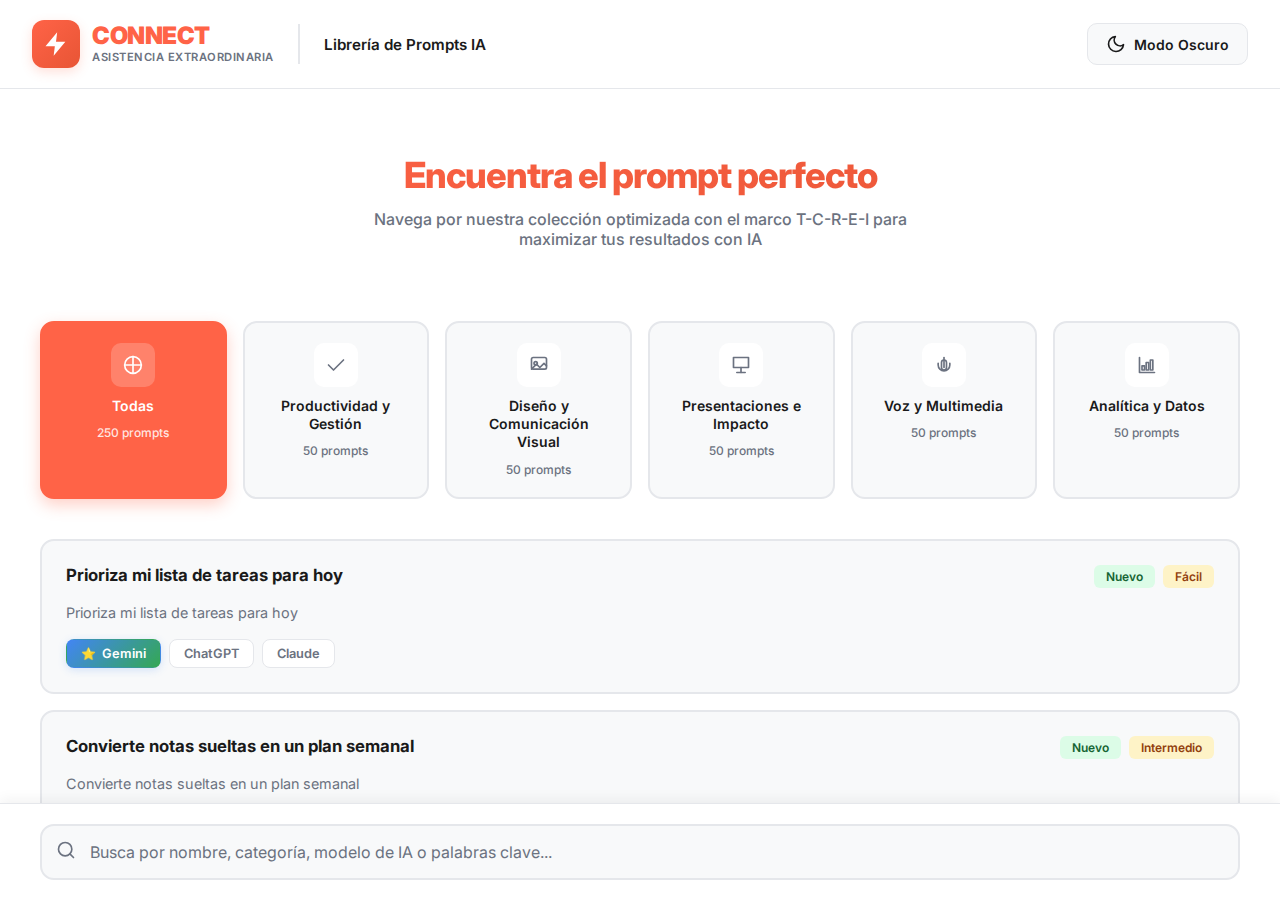
<file: connect_prompts_library_full.html>
<!DOCTYPE html>
<html lang="es">
<head>
<meta charset="UTF-8">
<meta name="viewport" content="width=device-width, initial-scale=1.0">
<title>Connect - Librería de Prompts de IA</title>
<link href="https://fonts.googleapis.com/css2?family=Inter:wght@400;500;600;700;800;900&display=swap" rel="stylesheet">
<style>
* { margin: 0; padding: 0; box-sizing: border-box; }

body {
  font-family: 'Inter', sans-serif;
  display: flex;
  flex-direction: column;
  height: 100vh;
  overflow: hidden;
  transition: all 0.3s ease;
}

body.light-mode {
  --primary: #FF6347;
  --primary-hover: #E85535;
  --bg: #ffffff;
  --surface: #f8f9fa;
  --border: #e5e7eb;
  --text-primary: #1a1a1a;
  --text-secondary: #6b7280;
  --shadow: rgba(0, 0, 0, 0.05);
  background: #ffffff;
  color: #1a1a1a;
}

body.dark-mode {
  --primary: #FF6347;
  --primary-hover: #E85535;
  --bg: #0f0f0f;
  --surface: #1a1a1a;
  --border: #2a2a2a;
  --text-primary: #f9fafb;
  --text-secondary: #9ca3af;
  --shadow: rgba(0, 0, 0, 0.3);
  background: #0f0f0f;
  color: #f9fafb;
}

/* Header */
.header {
  display: flex;
  align-items: center;
  justify-content: space-between;
  padding: 1.25rem 2rem;
  border-bottom: 1px solid var(--border);
  background: var(--bg);
  z-index: 10;
  gap: 1rem;
}

.logo-section {
  display: flex;
  align-items: center;
  gap: 1.5rem;
}

.logo-container {
  display: flex;
  align-items: center;
  gap: 0.75rem;
}

.logo-icon {
  width: 48px;
  height: 48px;
  display: flex;
  align-items: center;
  justify-content: center;
  background: linear-gradient(135deg, var(--primary), #E85535);
  border-radius: 12px;
  box-shadow: 0 4px 12px rgba(255, 99, 71, 0.2);
}

.logo-icon svg {
  width: 28px;
  height: 28px;
  fill: white;
}

.logo-text-wrapper {
  display: flex;
  flex-direction: column;
}

.logo-text {
  font-weight: 900;
  font-size: 1.5rem;
  color: var(--primary);
  text-transform: uppercase;
  letter-spacing: -0.5px;
  line-height: 1;
}

.logo-subtitle {
  font-size: 0.7rem;
  color: var(--text-secondary);
  font-weight: 600;
  text-transform: uppercase;
  letter-spacing: 0.5px;
  margin-top: 2px;
}

.header-divider {
  width: 2px;
  height: 40px;
  background: var(--border);
}

.header-title {
  font-weight: 600;
  font-size: 0.95rem;
  color: var(--text-primary);
}

.theme-btn {
  padding: 0.625rem 1.125rem;
  border-radius: 10px;
  background: var(--surface);
  border: 1px solid var(--border);
  cursor: pointer;
  color: var(--text-primary);
  font-size: 0.875rem;
  display: flex;
  align-items: center;
  gap: 0.5rem;
  font-weight: 600;
  font-family: 'Inter';
  transition: all 0.2s;
}

.theme-btn:hover {
  background: var(--primary);
  color: white;
  border-color: var(--primary);
  transform: translateY(-1px);
}

.icon {
  width: 20px;
  height: 20px;
  stroke: currentColor;
  fill: none;
  stroke-width: 2;
  stroke-linecap: round;
  stroke-linejoin: round;
}

/* Main Content */
.main {
  flex: 1;
  overflow-y: auto;
  padding: 2rem;
  display: flex;
  flex-direction: column;
  align-items: center;
}

.content-wrapper {
  width: 100%;
  max-width: 1200px;
}

/* Welcome Section - REDISEÑADO */
.welcome {
  text-align: center;
  margin-bottom: 2.5rem;
  padding: 2rem 1rem;
}

.welcome h1 {
  font-size: 2.25rem;
  font-weight: 800;
  margin-bottom: 0.75rem;
  background: linear-gradient(135deg, var(--primary), #E85535);
  -webkit-background-clip: text;
  -webkit-text-fill-color: transparent;
  background-clip: text;
  letter-spacing: -1px;
}

.welcome p {
  color: var(--text-secondary);
  font-size: 1rem;
  font-weight: 500;
  max-width: 600px;
  margin: 0 auto;
}

/* Search Bar - MEJORADO */
.search-bar {
  position: sticky;
  bottom: 0;
  background: var(--bg);
  border-top: 1px solid var(--border);
  padding: 1.25rem 2rem;
  z-index: 10;
  box-shadow: 0 -4px 12px var(--shadow);
}

.search-container {
  max-width: 1200px;
  margin: 0 auto;
  position: relative;
}

.search-input {
  width: 100%;
  padding: 1rem 3.5rem 1rem 3rem;
  border: 2px solid var(--border);
  border-radius: 14px;
  background: var(--surface);
  color: var(--text-primary);
  font-size: 1rem;
  font-family: 'Inter';
  font-weight: 500;
  transition: all 0.2s;
}

.search-input:focus {
  outline: none;
  border-color: var(--primary);
  box-shadow: 0 0 0 4px rgba(255, 99, 71, 0.1);
  background: var(--bg);
}

.search-input::placeholder {
  color: var(--text-secondary);
  font-weight: 400;
}

.search-icon-wrapper {
  position: absolute;
  left: 1rem;
  top: 50%;
  transform: translateY(-50%);
  color: var(--text-secondary);
  pointer-events: none;
}

.search-clear {
  position: absolute;
  right: 1rem;
  top: 50%;
  transform: translateY(-50%);
  background: var(--surface);
  border: 1.5px solid var(--border);
  border-radius: 6px;
  padding: 0.375rem 0.75rem;
  font-size: 0.75rem;
  color: var(--text-secondary);
  cursor: pointer;
  display: none;
  font-weight: 700;
}

.search-clear.visible {
  display: block;
}

.search-clear:hover {
  background: var(--primary);
  color: white;
  border-color: var(--primary);
}

/* Categories Grid */
.categories-grid {
  display: grid;
  grid-template-columns: repeat(auto-fill, minmax(180px, 1fr));
  gap: 1rem;
  margin-bottom: 2.5rem;
}

.category-card {
  background: var(--surface);
  border: 2px solid var(--border);
  border-radius: 14px;
  padding: 1.25rem;
  cursor: pointer;
  transition: all 0.2s;
  text-align: center;
  display: flex;
  flex-direction: column;
  align-items: center;
  gap: 0.625rem;
}

.category-card:hover {
  background: var(--bg);
  border-color: var(--primary);
  transform: translateY(-2px);
  box-shadow: 0 4px 12px var(--shadow);
}

.category-card.active {
  background: var(--primary);
  border-color: var(--primary);
  color: white;
  box-shadow: 0 6px 16px rgba(255, 99, 71, 0.3);
}

.category-icon-wrapper {
  width: 44px;
  height: 44px;
  display: flex;
  align-items: center;
  justify-content: center;
  background: var(--bg);
  border-radius: 10px;
  color: var(--text-secondary);
  transition: all 0.2s;
}

.category-card.active .category-icon-wrapper {
  background: rgba(255, 255, 255, 0.2);
  color: white;
}

.category-name {
  font-weight: 600;
  font-size: 0.875rem;
  line-height: 1.3;
}

.category-count {
  font-size: 0.75rem;
  color: var(--text-secondary);
  font-weight: 500;
}

.category-card.active .category-count {
  color: rgba(255, 255, 255, 0.85);
}

/* Prompts List */
.prompts-list {
  display: flex;
  flex-direction: column;
  gap: 1rem;
}

.prompt-item {
  background: var(--surface);
  border: 2px solid var(--border);
  border-radius: 14px;
  padding: 1.5rem;
  cursor: pointer;
  transition: all 0.2s;
}

.prompt-item:hover {
  border-color: var(--primary);
  background: var(--bg);
  transform: translateX(4px);
  box-shadow: 0 4px 12px var(--shadow);
}

.prompt-header {
  display: flex;
  justify-content: space-between;
  align-items: start;
  margin-bottom: 0.875rem;
  gap: 1rem;
  flex-wrap: wrap;
}

.prompt-title {
  font-weight: 700;
  font-size: 1.05rem;
  color: var(--text-primary);
  flex: 1;
  min-width: 200px;
}

.prompt-badges {
  display: flex;
  gap: 0.5rem;
  flex-wrap: wrap;
}

.badge {
  padding: 0.25rem 0.75rem;
  border-radius: 6px;
  font-size: 0.75rem;
  font-weight: 600;
  white-space: nowrap;
}

.badge-new {
  background: #dcfce7;
  color: #166534;
}

body.dark-mode .badge-new {
  background: #14532d;
  color: #86efac;
}

.badge-difficulty {
  background: #fef3c7;
  color: #92400e;
}

body.dark-mode .badge-difficulty {
  background: #451a03;
  color: #fde047;
}

.prompt-description {
  color: var(--text-secondary);
  font-size: 0.9rem;
  margin-bottom: 1rem;
  line-height: 1.5;
}

.prompt-footer {
  display: flex;
  gap: 0.5rem;
  flex-wrap: wrap;
  align-items: center;
}

/* AI Model Chips - REDISEÑADO CON PRIORIDAD */
.ai-chip {
  background: var(--bg);
  border: 1.5px solid var(--border);
  padding: 0.375rem 0.875rem;
  border-radius: 8px;
  font-size: 0.8rem;
  color: var(--text-secondary);
  font-weight: 600;
  display: inline-flex;
  align-items: center;
  gap: 0.375rem;
  transition: all 0.2s;
}

.ai-chip.priority {
  background: linear-gradient(135deg, #4285F4, #34A853);
  color: white;
  border-color: transparent;
  box-shadow: 0 2px 8px rgba(66, 133, 244, 0.2);
}

.ai-chip.priority::before {
  content: '⭐';
  font-size: 0.75rem;
}

/* Modal - OPTIMIZADO */
.modal {
  display: none;
  position: fixed;
  top: 0;
  left: 0;
  width: 100%;
  height: 100%;
  background: rgba(0, 0, 0, 0.75);
  z-index: 1000;
  overflow-y: auto;
  backdrop-filter: blur(4px);
}

.modal.active {
  display: flex;
  align-items: center;
  justify-content: center;
  padding: 2rem;
  animation: fadeIn 0.2s ease;
}

@keyframes fadeIn {
  from { opacity: 0; }
  to { opacity: 1; }
}

.modal-content {
  background: var(--bg);
  border-radius: 20px;
  max-width: 900px;
  width: 100%;
  max-height: 90vh;
  overflow-y: auto;
  box-shadow: 0 20px 60px rgba(0, 0, 0, 0.3);
  animation: slideUp 0.3s ease;
}

@keyframes slideUp {
  from {
    opacity: 0;
    transform: translateY(20px);
  }
  to {
    opacity: 1;
    transform: translateY(0);
  }
}

.modal-header {
  padding: 2rem;
  border-bottom: 1px solid var(--border);
  display: flex;
  justify-content: space-between;
  align-items: start;
  position: sticky;
  top: 0;
  background: var(--bg);
  z-index: 10;
  gap: 1rem;
}

.modal-header-content {
  flex: 1;
}

.modal-title {
  font-size: 1.75rem;
  font-weight: 800;
  color: var(--text-primary);
  margin-bottom: 0.5rem;
  line-height: 1.3;
}

.modal-meta {
  color: var(--text-secondary);
  font-size: 0.95rem;
  line-height: 1.5;
}

.modal-close {
  background: var(--surface);
  border: 1px solid var(--border);
  border-radius: 10px;
  width: 40px;
  height: 40px;
  display: flex;
  align-items: center;
  justify-content: center;
  cursor: pointer;
  transition: all 0.2s;
  flex-shrink: 0;
}

.modal-close:hover {
  background: var(--primary);
  color: white;
  border-color: var(--primary);
  transform: rotate(90deg);
}

.modal-body {
  padding: 2rem;
}

.section-title {
  font-size: 1.125rem;
  font-weight: 700;
  color: var(--primary);
  margin-top: 2rem;
  margin-bottom: 1rem;
  display: flex;
  align-items: center;
  gap: 0.5rem;
}

.section-title:first-child {
  margin-top: 0;
}

/* Prompt Box - OPTIMIZADO */
.prompt-box {
  background: var(--surface);
  border: 2px solid var(--border);
  border-radius: 14px;
  padding: 1.5rem;
  margin: 1rem 0;
  position: relative;
}

.prompt-text {
  color: var(--text-primary);
  line-height: 1.8;
  font-size: 0.9rem;
  white-space: pre-wrap;
  font-family: 'Inter', monospace;
  padding-right: 100px;
}

.copy-btn {
  position: absolute;
  top: 1rem;
  right: 1rem;
  padding: 0.625rem 1.25rem;
  background: var(--primary);
  color: white;
  border: none;
  border-radius: 10px;
  cursor: pointer;
  font-size: 0.875rem;
  font-weight: 700;
  font-family: 'Inter';
  transition: all 0.2s;
  display: flex;
  align-items: center;
  gap: 0.5rem;
  box-shadow: 0 4px 12px rgba(255, 99, 71, 0.2);
}

.copy-btn:hover {
  background: var(--primary-hover);
  transform: translateY(-2px);
  box-shadow: 0 6px 16px rgba(255, 99, 71, 0.3);
}

.copy-btn:active {
  transform: translateY(0);
}

.copy-btn.copied {
  background: #10b981;
}

/* Usage & Tips Sections */
.usage-section, .tips-section {
  background: rgba(255, 99, 71, 0.05);
  border-left: 4px solid var(--primary);
  padding: 1.5rem;
  border-radius: 10px;
  margin: 1rem 0;
}

.usage-steps {
  list-style: none;
  counter-reset: step;
  display: flex;
  flex-direction: column;
  gap: 1rem;
}

.usage-steps li {
  padding-left: 3rem;
  position: relative;
  color: var(--text-primary);
  font-size: 0.9rem;
  counter-increment: step;
  line-height: 1.6;
}

.usage-steps li::before {
  content: counter(step);
  position: absolute;
  left: 0;
  top: 0;
  width: 32px;
  height: 32px;
  background: var(--primary);
  color: white;
  border-radius: 50%;
  display: flex;
  align-items: center;
  justify-content: center;
  font-weight: 700;
  font-size: 0.875rem;
  box-shadow: 0 2px 8px rgba(255, 99, 71, 0.2);
}

.tips-list {
  list-style: none;
  display: flex;
  flex-direction: column;
  gap: 0.75rem;
}

.tips-list li {
  padding-left: 1.75rem;
  position: relative;
  color: var(--text-primary);
  font-size: 0.9rem;
  line-height: 1.6;
}

.tips-list li::before {
  content: '💡';
  position: absolute;
  left: 0;
  top: 0;
  font-size: 1rem;
}

/* Responsive */
@media (max-width: 768px) {
  .header {
    flex-direction: column;
    padding: 1rem;
  }
  
  .logo-section {
    width: 100%;
    justify-content: space-between;
  }
  
  .header-divider {
    display: none;
  }
  
  .header-title {
    display: none;
  }
  
  .categories-grid {
    grid-template-columns: repeat(auto-fill, minmax(140px, 1fr));
  }
  
  .welcome h1 {
    font-size: 1.75rem;
  }
  
  .main {
    padding: 1rem;
  }
  
  .search-bar {
    padding: 1rem;
  }
  
  .prompt-text {
    padding-right: 0;
    font-size: 0.85rem;
  }
  
  .copy-btn {
    position: static;
    width: 100%;
    margin-top: 1rem;
    justify-content: center;
  }
  
  .modal-content {
    max-height: 95vh;
  }
  
  .modal-header {
    padding: 1.5rem;
  }
  
  .modal-body {
    padding: 1.5rem;
  }
  
  .modal-title {
    font-size: 1.4rem;
  }
}

@media (max-width: 480px) {
  .categories-grid {
    grid-template-columns: repeat(2, 1fr);
  }
  
  .prompt-header {
    flex-direction: column;
    align-items: start;
  }
}
</style>
</head>
<body class="light-mode">

<header class="header">
  <div class="logo-section">
    <div class="logo-container">
      <div class="logo-icon">
        <svg viewBox="0 0 24 24" xmlns="http://www.w3.org/2000/svg">
          <path d="M13 2L3 14h8l-1 8 10-12h-8l1-8z" fill="white"/>
        </svg>
      </div>
      <div class="logo-text-wrapper">
        <div class="logo-text">CONNECT</div>
        <div class="logo-subtitle">Asistencia extraordinaria</div>
      </div>
    </div>
    <div class="header-divider"></div>
    <div class="header-title">Librería de Prompts IA</div>
  </div>
  <button class="theme-btn" id="themeToggle" onclick="toggleTheme()">
    <svg class="icon" id="themeIcon" viewBox="0 0 24 24">
      <path d="M21 12.79A9 9 0 1 1 11.21 3 7 7 0 0 0 21 12.79z"/>
    </svg>
    <span id="themeText">Modo Oscuro</span>
  </button>
</header>

<main class="main">
  <div class="content-wrapper">
    <div class="welcome">
      <h1>Encuentra el prompt perfecto</h1>
      <p>Navega por nuestra colección optimizada con el marco T-C-R-E-I para maximizar tus resultados con IA</p>
    </div>
    
    <div class="categories-grid" id="categoriesGrid"></div>
    <div class="prompts-list" id="promptsList"></div>
  </div>
</main>

<div class="search-bar">
  <div class="search-container">
    <div class="search-icon-wrapper">
      <svg class="icon" viewBox="0 0 24 24">
        <circle cx="11" cy="11" r="8"/>
        <path d="m21 21-4.35-4.35"/>
      </svg>
    </div>
    <input 
      type="text" 
      class="search-input" 
      id="searchInput" 
      placeholder="Busca por nombre, categoría, modelo de IA o palabras clave..."
    >
    <button class="search-clear" id="searchClear" onclick="clearSearch()">Limpiar</button>
  </div>
</div>

<div class="modal" id="modal">
  <div class="modal-content">
    <div class="modal-header">
      <div class="modal-header-content">
        <h2 class="modal-title" id="modalTitle"></h2>
        <div class="modal-meta" id="modalMeta"></div>
      </div>
      <div class="modal-close" onclick="closeModal()">
        <svg class="icon" viewBox="0 0 24 24">
          <line x1="18" y1="6" x2="6" y2="18"/>
          <line x1="6" y1="6" x2="18" y2="18"/>
        </svg>
      </div>
    </div>
    <div class="modal-body" id="modalBody"></div>
  </div>
</div>

<script>
// Theme Toggle
function toggleTheme() {
  const body = document.body;
  const icon = document.getElementById('themeIcon');
  const text = document.getElementById('themeText');
  
  if (body.classList.contains('light-mode')) {
    body.classList.replace('light-mode', 'dark-mode');
    icon.innerHTML = '<circle cx="12" cy="12" r="5"/><line x1="12" y1="1" x2="12" y2="3"/><line x1="12" y1="21" x2="12" y2="23"/><line x1="4.22" y1="4.22" x2="5.64" y2="5.64"/><line x1="18.36" y1="18.36" x2="19.78" y2="19.78"/><line x1="1" y1="12" x2="3" y2="12"/><line x1="21" y1="12" x2="23" y2="12"/><line x1="4.22" y1="19.78" x2="5.64" y2="18.36"/><line x1="18.36" y1="5.64" x2="19.78" y2="4.22"/>';
    text.textContent = 'Modo Claro';
    localStorage.setItem('theme', 'dark');
  } else {
    body.classList.replace('dark-mode', 'light-mode');
    icon.innerHTML = '<path d="M21 12.79A9 9 0 1 1 11.21 3 7 7 0 0 0 21 12.79z"/>';
    text.textContent = 'Modo Oscuro';
    localStorage.setItem('theme', 'light');
  }
}

// Load saved theme
window.addEventListener('DOMContentLoaded', () => {
  const saved = localStorage.getItem('theme');
  if (saved === 'dark') toggleTheme();
});

// Icons for categories
const icons = {
  "Todas": '<circle cx="12" cy="12" r="10"/><line x1="2" y1="12" x2="22" y2="12"/><line x1="12" y1="2" x2="12" y2="22"/>',
  "Productividad y Gestión": '<polyline points="3 12 9 18 21 6"/>',
  "Diseño y Comunicación Visual": '<rect x="3" y="3" width="18" height="14" rx="2"/><circle cx="8" cy="10" r="2"/><path d="M3 17l6-6 4 4 5-5 3 3"/>',
  "Presentaciones e Impacto": '<path d="M3 3h18v12H3z"/><path d="M12 15v6"/><path d="M7 21h10"/>',
  "Voz y Multimedia": '<path d="M12 3v12"/><rect x="9" y="6" width="6" height="12" rx="3"/><path d="M19 10v2a7 7 0 0 1-14 0v-2"/>',
  "Analítica y Datos": '<path d="M3 3v18h18"/><rect x="6" y="13" width="3" height="5"/><rect x="11" y="9" width="3" height="9"/><rect x="16" y="6" width="3" height="12"/>'
};

// Categories
const categories = {
  "Todas": { count: 0 },
  "Productividad y Gestión": { count: 0 },
  "Diseño y Comunicación Visual": { count: 0 },
  "Presentaciones e Impacto": { count: 0 },
  "Voz y Multimedia": { count: 0 },
  "Analítica y Datos": { count: 0 }
};

// Injected prompts (250)
const prompts = [{"id": 1, "category": "Productividad y Gestión", "title": "Prioriza mi lista de tareas para hoy", "description": "Prioriza mi lista de tareas para hoy", "difficulty": "Fácil", "aiModels": ["Gemini", "ChatGPT", "Claude"], "isNew": true, "prompt": "T: Prioriza mi lista de tareas para hoy — Persona: Asistente de productividad personal. Format: Tabla: Tarea | Urgencia | Impacto | Orden sugerido\nC: Tengo tareas mezcladas y poco tiempo.\nR: Usa matriz Eisenhower y orden por impacto.\nE: ¿El top 3 es accionable en menos de 2 horas?\nI: Repite priorización si agrego duración estimada por tarea.", "usage": ["Copia el prompt y pégalo en tu modelo de IA preferido", "Completa los campos si aplica y ejecuta", "Revisa la salida frente a los criterios de E (Evaluate)", "Ajusta parámetros y contexto", "Itera con I (Iterate) hasta lograr el resultado"], "tips": ["Añade datos reales y restricciones", "Pide 2–3 variantes para comparar", "Solicita salidas en tablas o listas", "Guarda tus mejores prompts en favoritos"]}, {"id": 2, "category": "Productividad y Gestión", "title": "Convierte notas sueltas en un plan semanal", "description": "Convierte notas sueltas en un plan semanal", "difficulty": "Intermedio", "aiModels": ["Gemini", "ChatGPT", "Claude"], "isNew": true, "prompt": "T: Convierte notas sueltas en un plan semanal — Persona: Planificador de agenda. Format: Bloques por día con objetivos SMART\nC: Notas dispersas de reuniones y pendientes.\nR: Agrupa por objetivos; asigna due dates realistas.\nE: ¿Cada día tiene máximo 3 prioridades?\nI: Itera al indicar disponibilidad real por día.", "usage": ["Copia el prompt y pégalo en tu modelo de IA preferido", "Completa los campos si aplica y ejecuta", "Revisa la salida frente a los criterios de E (Evaluate)", "Ajusta parámetros y contexto", "Itera con I (Iterate) hasta lograr el resultado"], "tips": ["Añade datos reales y restricciones", "Pide 2–3 variantes para comparar", "Solicita salidas en tablas o listas", "Guarda tus mejores prompts en favoritos"]}, {"id": 3, "category": "Productividad y Gestión", "title": "Redacta una minuta ejecutiva de reunión", "description": "Redacta una minuta ejecutiva de reunión", "difficulty": "Avanzado", "aiModels": ["Gemini", "ChatGPT", "Claude"], "isNew": true, "prompt": "T: Redacta una minuta ejecutiva de reunión — Persona: Facilitador de reuniones. Format: Secciones: Objetivo | Decisiones | Pendientes | Responsables\nC: Tengo puntos en bruto tras la reunión.\nR: Usa verbos de acción y fechas específicas.\nE: ¿Se entiende en menos de 60 segundos?\nI: Refina si agrego transcripción o chat resumen.", "usage": ["Copia el prompt y pégalo en tu modelo de IA preferido", "Completa los campos si aplica y ejecuta", "Revisa la salida frente a los criterios de E (Evaluate)", "Ajusta parámetros y contexto", "Itera con I (Iterate) hasta lograr el resultado"], "tips": ["Añade datos reales y restricciones", "Pide 2–3 variantes para comparar", "Solicita salidas en tablas o listas", "Guarda tus mejores prompts en favoritos"]}, {"id": 4, "category": "Productividad y Gestión", "title": "Crea una plantilla de proyecto", "description": "Crea una plantilla de proyecto", "difficulty": "Fácil", "aiModels": ["Gemini", "ChatGPT", "Claude"], "isNew": true, "prompt": "T: Crea una plantilla de proyecto — Persona: PM generalista. Format: Secciones: Objetivo | Alcance | Entregables | Riesgos | Cronograma\nC: Proyecto de 8–12 semanas con varios participantes.\nR: Incluye campos editables y checklist de arranque.\nE: ¿Faltan dependencias críticas?\nI: Itera al añadir equipo, recursos y fechas tentativas.", "usage": ["Copia el prompt y pégalo en tu modelo de IA preferido", "Completa los campos si aplica y ejecuta", "Revisa la salida frente a los criterios de E (Evaluate)", "Ajusta parámetros y contexto", "Itera con I (Iterate) hasta lograr el resultado"], "tips": ["Añade datos reales y restricciones", "Pide 2–3 variantes para comparar", "Solicita salidas en tablas o listas", "Guarda tus mejores prompts en favoritos"]}, {"id": 5, "category": "Productividad y Gestión", "title": "Escribe un mensaje breve de seguimiento", "description": "Escribe un mensaje breve de seguimiento", "difficulty": "Intermedio", "aiModels": ["Gemini", "ChatGPT", "Claude"], "isNew": true, "prompt": "T: Escribe un mensaje breve de seguimiento — Persona: Asistente de comunicaciones. Format: Correo/Chat de 4 líneas máximo\nC: Recordatorio cortés de un compromiso pendiente.\nR: Estructura: saludo, contexto, solicitud, cierre.\nE: ¿El destinatario entiende la acción y la fecha?\nI: Reformula tono (formal/cercano) si lo indico.", "usage": ["Copia el prompt y pégalo en tu modelo de IA preferido", "Completa los campos si aplica y ejecuta", "Revisa la salida frente a los criterios de E (Evaluate)", "Ajusta parámetros y contexto", "Itera con I (Iterate) hasta lograr el resultado"], "tips": ["Añade datos reales y restricciones", "Pide 2–3 variantes para comparar", "Solicita salidas en tablas o listas", "Guarda tus mejores prompts en favoritos"]}, {"id": 6, "category": "Productividad y Gestión", "title": "Genera un resumen diario de avance", "description": "Genera un resumen diario de avance", "difficulty": "Avanzado", "aiModels": ["Gemini", "ChatGPT", "Claude"], "isNew": false, "prompt": "T: Genera un resumen diario de avance — Persona: Asistente personal. Format: Secciones: Logros | Bloqueos | Próximos pasos\nC: Trabajo con muchas pequeñas tareas.\nR: Resume en bullets y marca lo crítico.\nE: ¿Sirve para planificar el día siguiente?\nI: Añade métricas si doy números.", "usage": ["Copia el prompt y pégalo en tu modelo de IA preferido", "Completa los campos si aplica y ejecuta", "Revisa la salida frente a los criterios de E (Evaluate)", "Ajusta parámetros y contexto", "Itera con I (Iterate) hasta lograr el resultado"], "tips": ["Añade datos reales y restricciones", "Pide 2–3 variantes para comparar", "Solicita salidas en tablas o listas", "Guarda tus mejores prompts en favoritos"]}, {"id": 7, "category": "Productividad y Gestión", "title": "Diseña un sistema simple de recordatorios", "description": "Diseña un sistema simple de recordatorios", "difficulty": "Fácil", "aiModels": ["Gemini", "ChatGPT", "Claude"], "isNew": false, "prompt": "T: Diseña un sistema simple de recordatorios — Persona: Organizador de tareas. Format: Tabla de tareas repetitivas con frecuencia\nC: Varias tareas cíclicas se olvidan con facilidad.\nR: Reglas tipo: x días antes → notificar.\nE: ¿Cubre todas las fechas críticas?\nI: Itera al definir periodicidades exactas.", "usage": ["Copia el prompt y pégalo en tu modelo de IA preferido", "Completa los campos si aplica y ejecuta", "Revisa la salida frente a los criterios de E (Evaluate)", "Ajusta parámetros y contexto", "Itera con I (Iterate) hasta lograr el resultado"], "tips": ["Añade datos reales y restricciones", "Pide 2–3 variantes para comparar", "Solicita salidas en tablas o listas", "Guarda tus mejores prompts en favoritos"]}, {"id": 8, "category": "Productividad y Gestión", "title": "Prepara una agenda de reunión eficaz", "description": "Prepara una agenda de reunión eficaz", "difficulty": "Intermedio", "aiModels": ["Gemini", "ChatGPT", "Claude"], "isNew": false, "prompt": "T: Prepara una agenda de reunión eficaz — Persona: Coordinador de reuniones. Format: Agenda con objetivo, temas, tiempos, resultado esperado\nC: Queremos reuniones breves y enfocadas.\nR: Ordena por prioridad; asigna responsable por tema.\nE: ¿El tiempo total cabe en la duración prevista?\nI: Ajusta si indico asistentes y límites de tiempo.", "usage": ["Copia el prompt y pégalo en tu modelo de IA preferido", "Completa los campos si aplica y ejecuta", "Revisa la salida frente a los criterios de E (Evaluate)", "Ajusta parámetros y contexto", "Itera con I (Iterate) hasta lograr el resultado"], "tips": ["Añade datos reales y restricciones", "Pide 2–3 variantes para comparar", "Solicita salidas en tablas o listas", "Guarda tus mejores prompts en favoritos"]}, {"id": 9, "category": "Productividad y Gestión", "title": "Evalúa mis tareas por impacto y esfuerzo", "description": "Evalúa mis tareas por impacto y esfuerzo", "difficulty": "Avanzado", "aiModels": ["Gemini", "ChatGPT", "Claude"], "isNew": false, "prompt": "T: Evalúa mis tareas por impacto y esfuerzo — Persona: Analista de productividad. Format: Matriz Impacto (1-5) vs Esfuerzo (1-5)\nC: Necesito decidir qué hacer/posponer/delegar.\nR: Clasifica por cuadrantes y sugiere estrategia.\nE: ¿La categoría de cada tarea es razonable?\nI: Itera al corregir estimaciones de esfuerzo.", "usage": ["Copia el prompt y pégalo en tu modelo de IA preferido", "Completa los campos si aplica y ejecuta", "Revisa la salida frente a los criterios de E (Evaluate)", "Ajusta parámetros y contexto", "Itera con I (Iterate) hasta lograr el resultado"], "tips": ["Añade datos reales y restricciones", "Pide 2–3 variantes para comparar", "Solicita salidas en tablas o listas", "Guarda tus mejores prompts en favoritos"]}, {"id": 10, "category": "Productividad y Gestión", "title": "Crea una guía de documentación corta", "description": "Crea una guía de documentación corta", "difficulty": "Fácil", "aiModels": ["Gemini", "ChatGPT", "Claude"], "isNew": false, "prompt": "T: Crea una guía de documentación corta — Persona: Editor de procesos. Format: Plantilla de una página\nC: Buscamos homogeneizar cómo documentamos.\nR: Incluye propósito, pasos, responsable, revisión.\nE: ¿Alguien nuevo puede seguirla sin ayuda?\nI: Añade ejemplos si el tema es complejo.", "usage": ["Copia el prompt y pégalo en tu modelo de IA preferido", "Completa los campos si aplica y ejecuta", "Revisa la salida frente a los criterios de E (Evaluate)", "Ajusta parámetros y contexto", "Itera con I (Iterate) hasta lograr el resultado"], "tips": ["Añade datos reales y restricciones", "Pide 2–3 variantes para comparar", "Solicita salidas en tablas o listas", "Guarda tus mejores prompts en favoritos"]}, {"id": 11, "category": "Productividad y Gestión", "title": "Prioriza mi lista de tareas para hoy", "description": "Prioriza mi lista de tareas para hoy", "difficulty": "Intermedio", "aiModels": ["Gemini", "ChatGPT", "Claude"], "isNew": false, "prompt": "T: Prioriza mi lista de tareas para hoy — Persona: Asistente de productividad personal. Format: Tabla: Tarea | Urgencia | Impacto | Orden sugerido\nC: Tengo tareas mezcladas y poco tiempo.\nR: Usa matriz Eisenhower y orden por impacto.\nE: ¿El top 3 es accionable en menos de 2 horas?\nI: Repite priorización si agrego duración estimada por tarea.", "usage": ["Copia el prompt y pégalo en tu modelo de IA preferido", "Completa los campos si aplica y ejecuta", "Revisa la salida frente a los criterios de E (Evaluate)", "Ajusta parámetros y contexto", "Itera con I (Iterate) hasta lograr el resultado"], "tips": ["Añade datos reales y restricciones", "Pide 2–3 variantes para comparar", "Solicita salidas en tablas o listas", "Guarda tus mejores prompts en favoritos"]}, {"id": 12, "category": "Productividad y Gestión", "title": "Convierte notas sueltas en un plan semanal", "description": "Convierte notas sueltas en un plan semanal", "difficulty": "Avanzado", "aiModels": ["Gemini", "ChatGPT", "Claude"], "isNew": false, "prompt": "T: Convierte notas sueltas en un plan semanal — Persona: Planificador de agenda. Format: Bloques por día con objetivos SMART\nC: Notas dispersas de reuniones y pendientes.\nR: Agrupa por objetivos; asigna due dates realistas.\nE: ¿Cada día tiene máximo 3 prioridades?\nI: Itera al indicar disponibilidad real por día.", "usage": ["Copia el prompt y pégalo en tu modelo de IA preferido", "Completa los campos si aplica y ejecuta", "Revisa la salida frente a los criterios de E (Evaluate)", "Ajusta parámetros y contexto", "Itera con I (Iterate) hasta lograr el resultado"], "tips": ["Añade datos reales y restricciones", "Pide 2–3 variantes para comparar", "Solicita salidas en tablas o listas", "Guarda tus mejores prompts en favoritos"]}, {"id": 13, "category": "Productividad y Gestión", "title": "Redacta una minuta ejecutiva de reunión", "description": "Redacta una minuta ejecutiva de reunión", "difficulty": "Fácil", "aiModels": ["Gemini", "ChatGPT", "Claude"], "isNew": false, "prompt": "T: Redacta una minuta ejecutiva de reunión — Persona: Facilitador de reuniones. Format: Secciones: Objetivo | Decisiones | Pendientes | Responsables\nC: Tengo puntos en bruto tras la reunión.\nR: Usa verbos de acción y fechas específicas.\nE: ¿Se entiende en menos de 60 segundos?\nI: Refina si agrego transcripción o chat resumen.", "usage": ["Copia el prompt y pégalo en tu modelo de IA preferido", "Completa los campos si aplica y ejecuta", "Revisa la salida frente a los criterios de E (Evaluate)", "Ajusta parámetros y contexto", "Itera con I (Iterate) hasta lograr el resultado"], "tips": ["Añade datos reales y restricciones", "Pide 2–3 variantes para comparar", "Solicita salidas en tablas o listas", "Guarda tus mejores prompts en favoritos"]}, {"id": 14, "category": "Productividad y Gestión", "title": "Crea una plantilla de proyecto", "description": "Crea una plantilla de proyecto", "difficulty": "Intermedio", "aiModels": ["Gemini", "ChatGPT", "Claude"], "isNew": false, "prompt": "T: Crea una plantilla de proyecto — Persona: PM generalista. Format: Secciones: Objetivo | Alcance | Entregables | Riesgos | Cronograma\nC: Proyecto de 8–12 semanas con varios participantes.\nR: Incluye campos editables y checklist de arranque.\nE: ¿Faltan dependencias críticas?\nI: Itera al añadir equipo, recursos y fechas tentativas.", "usage": ["Copia el prompt y pégalo en tu modelo de IA preferido", "Completa los campos si aplica y ejecuta", "Revisa la salida frente a los criterios de E (Evaluate)", "Ajusta parámetros y contexto", "Itera con I (Iterate) hasta lograr el resultado"], "tips": ["Añade datos reales y restricciones", "Pide 2–3 variantes para comparar", "Solicita salidas en tablas o listas", "Guarda tus mejores prompts en favoritos"]}, {"id": 15, "category": "Productividad y Gestión", "title": "Escribe un mensaje breve de seguimiento", "description": "Escribe un mensaje breve de seguimiento", "difficulty": "Avanzado", "aiModels": ["Gemini", "ChatGPT", "Claude"], "isNew": false, "prompt": "T: Escribe un mensaje breve de seguimiento — Persona: Asistente de comunicaciones. Format: Correo/Chat de 4 líneas máximo\nC: Recordatorio cortés de un compromiso pendiente.\nR: Estructura: saludo, contexto, solicitud, cierre.\nE: ¿El destinatario entiende la acción y la fecha?\nI: Reformula tono (formal/cercano) si lo indico.", "usage": ["Copia el prompt y pégalo en tu modelo de IA preferido", "Completa los campos si aplica y ejecuta", "Revisa la salida frente a los criterios de E (Evaluate)", "Ajusta parámetros y contexto", "Itera con I (Iterate) hasta lograr el resultado"], "tips": ["Añade datos reales y restricciones", "Pide 2–3 variantes para comparar", "Solicita salidas en tablas o listas", "Guarda tus mejores prompts en favoritos"]}, {"id": 16, "category": "Productividad y Gestión", "title": "Genera un resumen diario de avance", "description": "Genera un resumen diario de avance", "difficulty": "Fácil", "aiModels": ["Gemini", "ChatGPT", "Claude"], "isNew": false, "prompt": "T: Genera un resumen diario de avance — Persona: Asistente personal. Format: Secciones: Logros | Bloqueos | Próximos pasos\nC: Trabajo con muchas pequeñas tareas.\nR: Resume en bullets y marca lo crítico.\nE: ¿Sirve para planificar el día siguiente?\nI: Añade métricas si doy números.", "usage": ["Copia el prompt y pégalo en tu modelo de IA preferido", "Completa los campos si aplica y ejecuta", "Revisa la salida frente a los criterios de E (Evaluate)", "Ajusta parámetros y contexto", "Itera con I (Iterate) hasta lograr el resultado"], "tips": ["Añade datos reales y restricciones", "Pide 2–3 variantes para comparar", "Solicita salidas en tablas o listas", "Guarda tus mejores prompts en favoritos"]}, {"id": 17, "category": "Productividad y Gestión", "title": "Diseña un sistema simple de recordatorios", "description": "Diseña un sistema simple de recordatorios", "difficulty": "Intermedio", "aiModels": ["Gemini", "ChatGPT", "Claude"], "isNew": false, "prompt": "T: Diseña un sistema simple de recordatorios — Persona: Organizador de tareas. Format: Tabla de tareas repetitivas con frecuencia\nC: Varias tareas cíclicas se olvidan con facilidad.\nR: Reglas tipo: x días antes → notificar.\nE: ¿Cubre todas las fechas críticas?\nI: Itera al definir periodicidades exactas.", "usage": ["Copia el prompt y pégalo en tu modelo de IA preferido", "Completa los campos si aplica y ejecuta", "Revisa la salida frente a los criterios de E (Evaluate)", "Ajusta parámetros y contexto", "Itera con I (Iterate) hasta lograr el resultado"], "tips": ["Añade datos reales y restricciones", "Pide 2–3 variantes para comparar", "Solicita salidas en tablas o listas", "Guarda tus mejores prompts en favoritos"]}, {"id": 18, "category": "Productividad y Gestión", "title": "Prepara una agenda de reunión eficaz", "description": "Prepara una agenda de reunión eficaz", "difficulty": "Avanzado", "aiModels": ["Gemini", "ChatGPT", "Claude"], "isNew": false, "prompt": "T: Prepara una agenda de reunión eficaz — Persona: Coordinador de reuniones. Format: Agenda con objetivo, temas, tiempos, resultado esperado\nC: Queremos reuniones breves y enfocadas.\nR: Ordena por prioridad; asigna responsable por tema.\nE: ¿El tiempo total cabe en la duración prevista?\nI: Ajusta si indico asistentes y límites de tiempo.", "usage": ["Copia el prompt y pégalo en tu modelo de IA preferido", "Completa los campos si aplica y ejecuta", "Revisa la salida frente a los criterios de E (Evaluate)", "Ajusta parámetros y contexto", "Itera con I (Iterate) hasta lograr el resultado"], "tips": ["Añade datos reales y restricciones", "Pide 2–3 variantes para comparar", "Solicita salidas en tablas o listas", "Guarda tus mejores prompts en favoritos"]}, {"id": 19, "category": "Productividad y Gestión", "title": "Evalúa mis tareas por impacto y esfuerzo", "description": "Evalúa mis tareas por impacto y esfuerzo", "difficulty": "Fácil", "aiModels": ["Gemini", "ChatGPT", "Claude"], "isNew": false, "prompt": "T: Evalúa mis tareas por impacto y esfuerzo — Persona: Analista de productividad. Format: Matriz Impacto (1-5) vs Esfuerzo (1-5)\nC: Necesito decidir qué hacer/posponer/delegar.\nR: Clasifica por cuadrantes y sugiere estrategia.\nE: ¿La categoría de cada tarea es razonable?\nI: Itera al corregir estimaciones de esfuerzo.", "usage": ["Copia el prompt y pégalo en tu modelo de IA preferido", "Completa los campos si aplica y ejecuta", "Revisa la salida frente a los criterios de E (Evaluate)", "Ajusta parámetros y contexto", "Itera con I (Iterate) hasta lograr el resultado"], "tips": ["Añade datos reales y restricciones", "Pide 2–3 variantes para comparar", "Solicita salidas en tablas o listas", "Guarda tus mejores prompts en favoritos"]}, {"id": 20, "category": "Productividad y Gestión", "title": "Crea una guía de documentación corta", "description": "Crea una guía de documentación corta", "difficulty": "Intermedio", "aiModels": ["Gemini", "ChatGPT", "Claude"], "isNew": false, "prompt": "T: Crea una guía de documentación corta — Persona: Editor de procesos. Format: Plantilla de una página\nC: Buscamos homogeneizar cómo documentamos.\nR: Incluye propósito, pasos, responsable, revisión.\nE: ¿Alguien nuevo puede seguirla sin ayuda?\nI: Añade ejemplos si el tema es complejo.", "usage": ["Copia el prompt y pégalo en tu modelo de IA preferido", "Completa los campos si aplica y ejecuta", "Revisa la salida frente a los criterios de E (Evaluate)", "Ajusta parámetros y contexto", "Itera con I (Iterate) hasta lograr el resultado"], "tips": ["Añade datos reales y restricciones", "Pide 2–3 variantes para comparar", "Solicita salidas en tablas o listas", "Guarda tus mejores prompts en favoritos"]}, {"id": 21, "category": "Productividad y Gestión", "title": "Prioriza mi lista de tareas para hoy", "description": "Prioriza mi lista de tareas para hoy", "difficulty": "Avanzado", "aiModels": ["Gemini", "ChatGPT", "Claude"], "isNew": false, "prompt": "T: Prioriza mi lista de tareas para hoy — Persona: Asistente de productividad personal. Format: Tabla: Tarea | Urgencia | Impacto | Orden sugerido\nC: Tengo tareas mezcladas y poco tiempo.\nR: Usa matriz Eisenhower y orden por impacto.\nE: ¿El top 3 es accionable en menos de 2 horas?\nI: Repite priorización si agrego duración estimada por tarea.", "usage": ["Copia el prompt y pégalo en tu modelo de IA preferido", "Completa los campos si aplica y ejecuta", "Revisa la salida frente a los criterios de E (Evaluate)", "Ajusta parámetros y contexto", "Itera con I (Iterate) hasta lograr el resultado"], "tips": ["Añade datos reales y restricciones", "Pide 2–3 variantes para comparar", "Solicita salidas en tablas o listas", "Guarda tus mejores prompts en favoritos"]}, {"id": 22, "category": "Productividad y Gestión", "title": "Convierte notas sueltas en un plan semanal", "description": "Convierte notas sueltas en un plan semanal", "difficulty": "Fácil", "aiModels": ["Gemini", "ChatGPT", "Claude"], "isNew": false, "prompt": "T: Convierte notas sueltas en un plan semanal — Persona: Planificador de agenda. Format: Bloques por día con objetivos SMART\nC: Notas dispersas de reuniones y pendientes.\nR: Agrupa por objetivos; asigna due dates realistas.\nE: ¿Cada día tiene máximo 3 prioridades?\nI: Itera al indicar disponibilidad real por día.", "usage": ["Copia el prompt y pégalo en tu modelo de IA preferido", "Completa los campos si aplica y ejecuta", "Revisa la salida frente a los criterios de E (Evaluate)", "Ajusta parámetros y contexto", "Itera con I (Iterate) hasta lograr el resultado"], "tips": ["Añade datos reales y restricciones", "Pide 2–3 variantes para comparar", "Solicita salidas en tablas o listas", "Guarda tus mejores prompts en favoritos"]}, {"id": 23, "category": "Productividad y Gestión", "title": "Redacta una minuta ejecutiva de reunión", "description": "Redacta una minuta ejecutiva de reunión", "difficulty": "Intermedio", "aiModels": ["Gemini", "ChatGPT", "Claude"], "isNew": false, "prompt": "T: Redacta una minuta ejecutiva de reunión — Persona: Facilitador de reuniones. Format: Secciones: Objetivo | Decisiones | Pendientes | Responsables\nC: Tengo puntos en bruto tras la reunión.\nR: Usa verbos de acción y fechas específicas.\nE: ¿Se entiende en menos de 60 segundos?\nI: Refina si agrego transcripción o chat resumen.", "usage": ["Copia el prompt y pégalo en tu modelo de IA preferido", "Completa los campos si aplica y ejecuta", "Revisa la salida frente a los criterios de E (Evaluate)", "Ajusta parámetros y contexto", "Itera con I (Iterate) hasta lograr el resultado"], "tips": ["Añade datos reales y restricciones", "Pide 2–3 variantes para comparar", "Solicita salidas en tablas o listas", "Guarda tus mejores prompts en favoritos"]}, {"id": 24, "category": "Productividad y Gestión", "title": "Crea una plantilla de proyecto", "description": "Crea una plantilla de proyecto", "difficulty": "Avanzado", "aiModels": ["Gemini", "ChatGPT", "Claude"], "isNew": false, "prompt": "T: Crea una plantilla de proyecto — Persona: PM generalista. Format: Secciones: Objetivo | Alcance | Entregables | Riesgos | Cronograma\nC: Proyecto de 8–12 semanas con varios participantes.\nR: Incluye campos editables y checklist de arranque.\nE: ¿Faltan dependencias críticas?\nI: Itera al añadir equipo, recursos y fechas tentativas.", "usage": ["Copia el prompt y pégalo en tu modelo de IA preferido", "Completa los campos si aplica y ejecuta", "Revisa la salida frente a los criterios de E (Evaluate)", "Ajusta parámetros y contexto", "Itera con I (Iterate) hasta lograr el resultado"], "tips": ["Añade datos reales y restricciones", "Pide 2–3 variantes para comparar", "Solicita salidas en tablas o listas", "Guarda tus mejores prompts en favoritos"]}, {"id": 25, "category": "Productividad y Gestión", "title": "Escribe un mensaje breve de seguimiento", "description": "Escribe un mensaje breve de seguimiento", "difficulty": "Fácil", "aiModels": ["Gemini", "ChatGPT", "Claude"], "isNew": false, "prompt": "T: Escribe un mensaje breve de seguimiento — Persona: Asistente de comunicaciones. Format: Correo/Chat de 4 líneas máximo\nC: Recordatorio cortés de un compromiso pendiente.\nR: Estructura: saludo, contexto, solicitud, cierre.\nE: ¿El destinatario entiende la acción y la fecha?\nI: Reformula tono (formal/cercano) si lo indico.", "usage": ["Copia el prompt y pégalo en tu modelo de IA preferido", "Completa los campos si aplica y ejecuta", "Revisa la salida frente a los criterios de E (Evaluate)", "Ajusta parámetros y contexto", "Itera con I (Iterate) hasta lograr el resultado"], "tips": ["Añade datos reales y restricciones", "Pide 2–3 variantes para comparar", "Solicita salidas en tablas o listas", "Guarda tus mejores prompts en favoritos"]}, {"id": 26, "category": "Productividad y Gestión", "title": "Genera un resumen diario de avance", "description": "Genera un resumen diario de avance", "difficulty": "Intermedio", "aiModels": ["Gemini", "ChatGPT", "Claude"], "isNew": false, "prompt": "T: Genera un resumen diario de avance — Persona: Asistente personal. Format: Secciones: Logros | Bloqueos | Próximos pasos\nC: Trabajo con muchas pequeñas tareas.\nR: Resume en bullets y marca lo crítico.\nE: ¿Sirve para planificar el día siguiente?\nI: Añade métricas si doy números.", "usage": ["Copia el prompt y pégalo en tu modelo de IA preferido", "Completa los campos si aplica y ejecuta", "Revisa la salida frente a los criterios de E (Evaluate)", "Ajusta parámetros y contexto", "Itera con I (Iterate) hasta lograr el resultado"], "tips": ["Añade datos reales y restricciones", "Pide 2–3 variantes para comparar", "Solicita salidas en tablas o listas", "Guarda tus mejores prompts en favoritos"]}, {"id": 27, "category": "Productividad y Gestión", "title": "Diseña un sistema simple de recordatorios", "description": "Diseña un sistema simple de recordatorios", "difficulty": "Avanzado", "aiModels": ["Gemini", "ChatGPT", "Claude"], "isNew": false, "prompt": "T: Diseña un sistema simple de recordatorios — Persona: Organizador de tareas. Format: Tabla de tareas repetitivas con frecuencia\nC: Varias tareas cíclicas se olvidan con facilidad.\nR: Reglas tipo: x días antes → notificar.\nE: ¿Cubre todas las fechas críticas?\nI: Itera al definir periodicidades exactas.", "usage": ["Copia el prompt y pégalo en tu modelo de IA preferido", "Completa los campos si aplica y ejecuta", "Revisa la salida frente a los criterios de E (Evaluate)", "Ajusta parámetros y contexto", "Itera con I (Iterate) hasta lograr el resultado"], "tips": ["Añade datos reales y restricciones", "Pide 2–3 variantes para comparar", "Solicita salidas en tablas o listas", "Guarda tus mejores prompts en favoritos"]}, {"id": 28, "category": "Productividad y Gestión", "title": "Prepara una agenda de reunión eficaz", "description": "Prepara una agenda de reunión eficaz", "difficulty": "Fácil", "aiModels": ["Gemini", "ChatGPT", "Claude"], "isNew": false, "prompt": "T: Prepara una agenda de reunión eficaz — Persona: Coordinador de reuniones. Format: Agenda con objetivo, temas, tiempos, resultado esperado\nC: Queremos reuniones breves y enfocadas.\nR: Ordena por prioridad; asigna responsable por tema.\nE: ¿El tiempo total cabe en la duración prevista?\nI: Ajusta si indico asistentes y límites de tiempo.", "usage": ["Copia el prompt y pégalo en tu modelo de IA preferido", "Completa los campos si aplica y ejecuta", "Revisa la salida frente a los criterios de E (Evaluate)", "Ajusta parámetros y contexto", "Itera con I (Iterate) hasta lograr el resultado"], "tips": ["Añade datos reales y restricciones", "Pide 2–3 variantes para comparar", "Solicita salidas en tablas o listas", "Guarda tus mejores prompts en favoritos"]}, {"id": 29, "category": "Productividad y Gestión", "title": "Evalúa mis tareas por impacto y esfuerzo", "description": "Evalúa mis tareas por impacto y esfuerzo", "difficulty": "Intermedio", "aiModels": ["Gemini", "ChatGPT", "Claude"], "isNew": false, "prompt": "T: Evalúa mis tareas por impacto y esfuerzo — Persona: Analista de productividad. Format: Matriz Impacto (1-5) vs Esfuerzo (1-5)\nC: Necesito decidir qué hacer/posponer/delegar.\nR: Clasifica por cuadrantes y sugiere estrategia.\nE: ¿La categoría de cada tarea es razonable?\nI: Itera al corregir estimaciones de esfuerzo.", "usage": ["Copia el prompt y pégalo en tu modelo de IA preferido", "Completa los campos si aplica y ejecuta", "Revisa la salida frente a los criterios de E (Evaluate)", "Ajusta parámetros y contexto", "Itera con I (Iterate) hasta lograr el resultado"], "tips": ["Añade datos reales y restricciones", "Pide 2–3 variantes para comparar", "Solicita salidas en tablas o listas", "Guarda tus mejores prompts en favoritos"]}, {"id": 30, "category": "Productividad y Gestión", "title": "Crea una guía de documentación corta", "description": "Crea una guía de documentación corta", "difficulty": "Avanzado", "aiModels": ["Gemini", "ChatGPT", "Claude"], "isNew": false, "prompt": "T: Crea una guía de documentación corta — Persona: Editor de procesos. Format: Plantilla de una página\nC: Buscamos homogeneizar cómo documentamos.\nR: Incluye propósito, pasos, responsable, revisión.\nE: ¿Alguien nuevo puede seguirla sin ayuda?\nI: Añade ejemplos si el tema es complejo.", "usage": ["Copia el prompt y pégalo en tu modelo de IA preferido", "Completa los campos si aplica y ejecuta", "Revisa la salida frente a los criterios de E (Evaluate)", "Ajusta parámetros y contexto", "Itera con I (Iterate) hasta lograr el resultado"], "tips": ["Añade datos reales y restricciones", "Pide 2–3 variantes para comparar", "Solicita salidas en tablas o listas", "Guarda tus mejores prompts en favoritos"]}, {"id": 31, "category": "Productividad y Gestión", "title": "Prioriza mi lista de tareas para hoy", "description": "Prioriza mi lista de tareas para hoy", "difficulty": "Fácil", "aiModels": ["Gemini", "ChatGPT", "Claude"], "isNew": false, "prompt": "T: Prioriza mi lista de tareas para hoy — Persona: Asistente de productividad personal. Format: Tabla: Tarea | Urgencia | Impacto | Orden sugerido\nC: Tengo tareas mezcladas y poco tiempo.\nR: Usa matriz Eisenhower y orden por impacto.\nE: ¿El top 3 es accionable en menos de 2 horas?\nI: Repite priorización si agrego duración estimada por tarea.", "usage": ["Copia el prompt y pégalo en tu modelo de IA preferido", "Completa los campos si aplica y ejecuta", "Revisa la salida frente a los criterios de E (Evaluate)", "Ajusta parámetros y contexto", "Itera con I (Iterate) hasta lograr el resultado"], "tips": ["Añade datos reales y restricciones", "Pide 2–3 variantes para comparar", "Solicita salidas en tablas o listas", "Guarda tus mejores prompts en favoritos"]}, {"id": 32, "category": "Productividad y Gestión", "title": "Convierte notas sueltas en un plan semanal", "description": "Convierte notas sueltas en un plan semanal", "difficulty": "Intermedio", "aiModels": ["Gemini", "ChatGPT", "Claude"], "isNew": false, "prompt": "T: Convierte notas sueltas en un plan semanal — Persona: Planificador de agenda. Format: Bloques por día con objetivos SMART\nC: Notas dispersas de reuniones y pendientes.\nR: Agrupa por objetivos; asigna due dates realistas.\nE: ¿Cada día tiene máximo 3 prioridades?\nI: Itera al indicar disponibilidad real por día.", "usage": ["Copia el prompt y pégalo en tu modelo de IA preferido", "Completa los campos si aplica y ejecuta", "Revisa la salida frente a los criterios de E (Evaluate)", "Ajusta parámetros y contexto", "Itera con I (Iterate) hasta lograr el resultado"], "tips": ["Añade datos reales y restricciones", "Pide 2–3 variantes para comparar", "Solicita salidas en tablas o listas", "Guarda tus mejores prompts en favoritos"]}, {"id": 33, "category": "Productividad y Gestión", "title": "Redacta una minuta ejecutiva de reunión", "description": "Redacta una minuta ejecutiva de reunión", "difficulty": "Avanzado", "aiModels": ["Gemini", "ChatGPT", "Claude"], "isNew": false, "prompt": "T: Redacta una minuta ejecutiva de reunión — Persona: Facilitador de reuniones. Format: Secciones: Objetivo | Decisiones | Pendientes | Responsables\nC: Tengo puntos en bruto tras la reunión.\nR: Usa verbos de acción y fechas específicas.\nE: ¿Se entiende en menos de 60 segundos?\nI: Refina si agrego transcripción o chat resumen.", "usage": ["Copia el prompt y pégalo en tu modelo de IA preferido", "Completa los campos si aplica y ejecuta", "Revisa la salida frente a los criterios de E (Evaluate)", "Ajusta parámetros y contexto", "Itera con I (Iterate) hasta lograr el resultado"], "tips": ["Añade datos reales y restricciones", "Pide 2–3 variantes para comparar", "Solicita salidas en tablas o listas", "Guarda tus mejores prompts en favoritos"]}, {"id": 34, "category": "Productividad y Gestión", "title": "Crea una plantilla de proyecto", "description": "Crea una plantilla de proyecto", "difficulty": "Fácil", "aiModels": ["Gemini", "ChatGPT", "Claude"], "isNew": false, "prompt": "T: Crea una plantilla de proyecto — Persona: PM generalista. Format: Secciones: Objetivo | Alcance | Entregables | Riesgos | Cronograma\nC: Proyecto de 8–12 semanas con varios participantes.\nR: Incluye campos editables y checklist de arranque.\nE: ¿Faltan dependencias críticas?\nI: Itera al añadir equipo, recursos y fechas tentativas.", "usage": ["Copia el prompt y pégalo en tu modelo de IA preferido", "Completa los campos si aplica y ejecuta", "Revisa la salida frente a los criterios de E (Evaluate)", "Ajusta parámetros y contexto", "Itera con I (Iterate) hasta lograr el resultado"], "tips": ["Añade datos reales y restricciones", "Pide 2–3 variantes para comparar", "Solicita salidas en tablas o listas", "Guarda tus mejores prompts en favoritos"]}, {"id": 35, "category": "Productividad y Gestión", "title": "Escribe un mensaje breve de seguimiento", "description": "Escribe un mensaje breve de seguimiento", "difficulty": "Intermedio", "aiModels": ["Gemini", "ChatGPT", "Claude"], "isNew": false, "prompt": "T: Escribe un mensaje breve de seguimiento — Persona: Asistente de comunicaciones. Format: Correo/Chat de 4 líneas máximo\nC: Recordatorio cortés de un compromiso pendiente.\nR: Estructura: saludo, contexto, solicitud, cierre.\nE: ¿El destinatario entiende la acción y la fecha?\nI: Reformula tono (formal/cercano) si lo indico.", "usage": ["Copia el prompt y pégalo en tu modelo de IA preferido", "Completa los campos si aplica y ejecuta", "Revisa la salida frente a los criterios de E (Evaluate)", "Ajusta parámetros y contexto", "Itera con I (Iterate) hasta lograr el resultado"], "tips": ["Añade datos reales y restricciones", "Pide 2–3 variantes para comparar", "Solicita salidas en tablas o listas", "Guarda tus mejores prompts en favoritos"]}, {"id": 36, "category": "Productividad y Gestión", "title": "Genera un resumen diario de avance", "description": "Genera un resumen diario de avance", "difficulty": "Avanzado", "aiModels": ["Gemini", "ChatGPT", "Claude"], "isNew": false, "prompt": "T: Genera un resumen diario de avance — Persona: Asistente personal. Format: Secciones: Logros | Bloqueos | Próximos pasos\nC: Trabajo con muchas pequeñas tareas.\nR: Resume en bullets y marca lo crítico.\nE: ¿Sirve para planificar el día siguiente?\nI: Añade métricas si doy números.", "usage": ["Copia el prompt y pégalo en tu modelo de IA preferido", "Completa los campos si aplica y ejecuta", "Revisa la salida frente a los criterios de E (Evaluate)", "Ajusta parámetros y contexto", "Itera con I (Iterate) hasta lograr el resultado"], "tips": ["Añade datos reales y restricciones", "Pide 2–3 variantes para comparar", "Solicita salidas en tablas o listas", "Guarda tus mejores prompts en favoritos"]}, {"id": 37, "category": "Productividad y Gestión", "title": "Diseña un sistema simple de recordatorios", "description": "Diseña un sistema simple de recordatorios", "difficulty": "Fácil", "aiModels": ["Gemini", "ChatGPT", "Claude"], "isNew": false, "prompt": "T: Diseña un sistema simple de recordatorios — Persona: Organizador de tareas. Format: Tabla de tareas repetitivas con frecuencia\nC: Varias tareas cíclicas se olvidan con facilidad.\nR: Reglas tipo: x días antes → notificar.\nE: ¿Cubre todas las fechas críticas?\nI: Itera al definir periodicidades exactas.", "usage": ["Copia el prompt y pégalo en tu modelo de IA preferido", "Completa los campos si aplica y ejecuta", "Revisa la salida frente a los criterios de E (Evaluate)", "Ajusta parámetros y contexto", "Itera con I (Iterate) hasta lograr el resultado"], "tips": ["Añade datos reales y restricciones", "Pide 2–3 variantes para comparar", "Solicita salidas en tablas o listas", "Guarda tus mejores prompts en favoritos"]}, {"id": 38, "category": "Productividad y Gestión", "title": "Prepara una agenda de reunión eficaz", "description": "Prepara una agenda de reunión eficaz", "difficulty": "Intermedio", "aiModels": ["Gemini", "ChatGPT", "Claude"], "isNew": false, "prompt": "T: Prepara una agenda de reunión eficaz — Persona: Coordinador de reuniones. Format: Agenda con objetivo, temas, tiempos, resultado esperado\nC: Queremos reuniones breves y enfocadas.\nR: Ordena por prioridad; asigna responsable por tema.\nE: ¿El tiempo total cabe en la duración prevista?\nI: Ajusta si indico asistentes y límites de tiempo.", "usage": ["Copia el prompt y pégalo en tu modelo de IA preferido", "Completa los campos si aplica y ejecuta", "Revisa la salida frente a los criterios de E (Evaluate)", "Ajusta parámetros y contexto", "Itera con I (Iterate) hasta lograr el resultado"], "tips": ["Añade datos reales y restricciones", "Pide 2–3 variantes para comparar", "Solicita salidas en tablas o listas", "Guarda tus mejores prompts en favoritos"]}, {"id": 39, "category": "Productividad y Gestión", "title": "Evalúa mis tareas por impacto y esfuerzo", "description": "Evalúa mis tareas por impacto y esfuerzo", "difficulty": "Avanzado", "aiModels": ["Gemini", "ChatGPT", "Claude"], "isNew": false, "prompt": "T: Evalúa mis tareas por impacto y esfuerzo — Persona: Analista de productividad. Format: Matriz Impacto (1-5) vs Esfuerzo (1-5)\nC: Necesito decidir qué hacer/posponer/delegar.\nR: Clasifica por cuadrantes y sugiere estrategia.\nE: ¿La categoría de cada tarea es razonable?\nI: Itera al corregir estimaciones de esfuerzo.", "usage": ["Copia el prompt y pégalo en tu modelo de IA preferido", "Completa los campos si aplica y ejecuta", "Revisa la salida frente a los criterios de E (Evaluate)", "Ajusta parámetros y contexto", "Itera con I (Iterate) hasta lograr el resultado"], "tips": ["Añade datos reales y restricciones", "Pide 2–3 variantes para comparar", "Solicita salidas en tablas o listas", "Guarda tus mejores prompts en favoritos"]}, {"id": 40, "category": "Productividad y Gestión", "title": "Crea una guía de documentación corta", "description": "Crea una guía de documentación corta", "difficulty": "Fácil", "aiModels": ["Gemini", "ChatGPT", "Claude"], "isNew": false, "prompt": "T: Crea una guía de documentación corta — Persona: Editor de procesos. Format: Plantilla de una página\nC: Buscamos homogeneizar cómo documentamos.\nR: Incluye propósito, pasos, responsable, revisión.\nE: ¿Alguien nuevo puede seguirla sin ayuda?\nI: Añade ejemplos si el tema es complejo.", "usage": ["Copia el prompt y pégalo en tu modelo de IA preferido", "Completa los campos si aplica y ejecuta", "Revisa la salida frente a los criterios de E (Evaluate)", "Ajusta parámetros y contexto", "Itera con I (Iterate) hasta lograr el resultado"], "tips": ["Añade datos reales y restricciones", "Pide 2–3 variantes para comparar", "Solicita salidas en tablas o listas", "Guarda tus mejores prompts en favoritos"]}, {"id": 41, "category": "Productividad y Gestión", "title": "Prioriza mi lista de tareas para hoy", "description": "Prioriza mi lista de tareas para hoy", "difficulty": "Intermedio", "aiModels": ["Gemini", "ChatGPT", "Claude"], "isNew": false, "prompt": "T: Prioriza mi lista de tareas para hoy — Persona: Asistente de productividad personal. Format: Tabla: Tarea | Urgencia | Impacto | Orden sugerido\nC: Tengo tareas mezcladas y poco tiempo.\nR: Usa matriz Eisenhower y orden por impacto.\nE: ¿El top 3 es accionable en menos de 2 horas?\nI: Repite priorización si agrego duración estimada por tarea.", "usage": ["Copia el prompt y pégalo en tu modelo de IA preferido", "Completa los campos si aplica y ejecuta", "Revisa la salida frente a los criterios de E (Evaluate)", "Ajusta parámetros y contexto", "Itera con I (Iterate) hasta lograr el resultado"], "tips": ["Añade datos reales y restricciones", "Pide 2–3 variantes para comparar", "Solicita salidas en tablas o listas", "Guarda tus mejores prompts en favoritos"]}, {"id": 42, "category": "Productividad y Gestión", "title": "Convierte notas sueltas en un plan semanal", "description": "Convierte notas sueltas en un plan semanal", "difficulty": "Avanzado", "aiModels": ["Gemini", "ChatGPT", "Claude"], "isNew": false, "prompt": "T: Convierte notas sueltas en un plan semanal — Persona: Planificador de agenda. Format: Bloques por día con objetivos SMART\nC: Notas dispersas de reuniones y pendientes.\nR: Agrupa por objetivos; asigna due dates realistas.\nE: ¿Cada día tiene máximo 3 prioridades?\nI: Itera al indicar disponibilidad real por día.", "usage": ["Copia el prompt y pégalo en tu modelo de IA preferido", "Completa los campos si aplica y ejecuta", "Revisa la salida frente a los criterios de E (Evaluate)", "Ajusta parámetros y contexto", "Itera con I (Iterate) hasta lograr el resultado"], "tips": ["Añade datos reales y restricciones", "Pide 2–3 variantes para comparar", "Solicita salidas en tablas o listas", "Guarda tus mejores prompts en favoritos"]}, {"id": 43, "category": "Productividad y Gestión", "title": "Redacta una minuta ejecutiva de reunión", "description": "Redacta una minuta ejecutiva de reunión", "difficulty": "Fácil", "aiModels": ["Gemini", "ChatGPT", "Claude"], "isNew": false, "prompt": "T: Redacta una minuta ejecutiva de reunión — Persona: Facilitador de reuniones. Format: Secciones: Objetivo | Decisiones | Pendientes | Responsables\nC: Tengo puntos en bruto tras la reunión.\nR: Usa verbos de acción y fechas específicas.\nE: ¿Se entiende en menos de 60 segundos?\nI: Refina si agrego transcripción o chat resumen.", "usage": ["Copia el prompt y pégalo en tu modelo de IA preferido", "Completa los campos si aplica y ejecuta", "Revisa la salida frente a los criterios de E (Evaluate)", "Ajusta parámetros y contexto", "Itera con I (Iterate) hasta lograr el resultado"], "tips": ["Añade datos reales y restricciones", "Pide 2–3 variantes para comparar", "Solicita salidas en tablas o listas", "Guarda tus mejores prompts en favoritos"]}, {"id": 44, "category": "Productividad y Gestión", "title": "Crea una plantilla de proyecto", "description": "Crea una plantilla de proyecto", "difficulty": "Intermedio", "aiModels": ["Gemini", "ChatGPT", "Claude"], "isNew": false, "prompt": "T: Crea una plantilla de proyecto — Persona: PM generalista. Format: Secciones: Objetivo | Alcance | Entregables | Riesgos | Cronograma\nC: Proyecto de 8–12 semanas con varios participantes.\nR: Incluye campos editables y checklist de arranque.\nE: ¿Faltan dependencias críticas?\nI: Itera al añadir equipo, recursos y fechas tentativas.", "usage": ["Copia el prompt y pégalo en tu modelo de IA preferido", "Completa los campos si aplica y ejecuta", "Revisa la salida frente a los criterios de E (Evaluate)", "Ajusta parámetros y contexto", "Itera con I (Iterate) hasta lograr el resultado"], "tips": ["Añade datos reales y restricciones", "Pide 2–3 variantes para comparar", "Solicita salidas en tablas o listas", "Guarda tus mejores prompts en favoritos"]}, {"id": 45, "category": "Productividad y Gestión", "title": "Escribe un mensaje breve de seguimiento", "description": "Escribe un mensaje breve de seguimiento", "difficulty": "Avanzado", "aiModels": ["Gemini", "ChatGPT", "Claude"], "isNew": false, "prompt": "T: Escribe un mensaje breve de seguimiento — Persona: Asistente de comunicaciones. Format: Correo/Chat de 4 líneas máximo\nC: Recordatorio cortés de un compromiso pendiente.\nR: Estructura: saludo, contexto, solicitud, cierre.\nE: ¿El destinatario entiende la acción y la fecha?\nI: Reformula tono (formal/cercano) si lo indico.", "usage": ["Copia el prompt y pégalo en tu modelo de IA preferido", "Completa los campos si aplica y ejecuta", "Revisa la salida frente a los criterios de E (Evaluate)", "Ajusta parámetros y contexto", "Itera con I (Iterate) hasta lograr el resultado"], "tips": ["Añade datos reales y restricciones", "Pide 2–3 variantes para comparar", "Solicita salidas en tablas o listas", "Guarda tus mejores prompts en favoritos"]}, {"id": 46, "category": "Productividad y Gestión", "title": "Genera un resumen diario de avance", "description": "Genera un resumen diario de avance", "difficulty": "Fácil", "aiModels": ["Gemini", "ChatGPT", "Claude"], "isNew": false, "prompt": "T: Genera un resumen diario de avance — Persona: Asistente personal. Format: Secciones: Logros | Bloqueos | Próximos pasos\nC: Trabajo con muchas pequeñas tareas.\nR: Resume en bullets y marca lo crítico.\nE: ¿Sirve para planificar el día siguiente?\nI: Añade métricas si doy números.", "usage": ["Copia el prompt y pégalo en tu modelo de IA preferido", "Completa los campos si aplica y ejecuta", "Revisa la salida frente a los criterios de E (Evaluate)", "Ajusta parámetros y contexto", "Itera con I (Iterate) hasta lograr el resultado"], "tips": ["Añade datos reales y restricciones", "Pide 2–3 variantes para comparar", "Solicita salidas en tablas o listas", "Guarda tus mejores prompts en favoritos"]}, {"id": 47, "category": "Productividad y Gestión", "title": "Diseña un sistema simple de recordatorios", "description": "Diseña un sistema simple de recordatorios", "difficulty": "Intermedio", "aiModels": ["Gemini", "ChatGPT", "Claude"], "isNew": false, "prompt": "T: Diseña un sistema simple de recordatorios — Persona: Organizador de tareas. Format: Tabla de tareas repetitivas con frecuencia\nC: Varias tareas cíclicas se olvidan con facilidad.\nR: Reglas tipo: x días antes → notificar.\nE: ¿Cubre todas las fechas críticas?\nI: Itera al definir periodicidades exactas.", "usage": ["Copia el prompt y pégalo en tu modelo de IA preferido", "Completa los campos si aplica y ejecuta", "Revisa la salida frente a los criterios de E (Evaluate)", "Ajusta parámetros y contexto", "Itera con I (Iterate) hasta lograr el resultado"], "tips": ["Añade datos reales y restricciones", "Pide 2–3 variantes para comparar", "Solicita salidas en tablas o listas", "Guarda tus mejores prompts en favoritos"]}, {"id": 48, "category": "Productividad y Gestión", "title": "Prepara una agenda de reunión eficaz", "description": "Prepara una agenda de reunión eficaz", "difficulty": "Avanzado", "aiModels": ["Gemini", "ChatGPT", "Claude"], "isNew": false, "prompt": "T: Prepara una agenda de reunión eficaz — Persona: Coordinador de reuniones. Format: Agenda con objetivo, temas, tiempos, resultado esperado\nC: Queremos reuniones breves y enfocadas.\nR: Ordena por prioridad; asigna responsable por tema.\nE: ¿El tiempo total cabe en la duración prevista?\nI: Ajusta si indico asistentes y límites de tiempo.", "usage": ["Copia el prompt y pégalo en tu modelo de IA preferido", "Completa los campos si aplica y ejecuta", "Revisa la salida frente a los criterios de E (Evaluate)", "Ajusta parámetros y contexto", "Itera con I (Iterate) hasta lograr el resultado"], "tips": ["Añade datos reales y restricciones", "Pide 2–3 variantes para comparar", "Solicita salidas en tablas o listas", "Guarda tus mejores prompts en favoritos"]}, {"id": 49, "category": "Productividad y Gestión", "title": "Evalúa mis tareas por impacto y esfuerzo", "description": "Evalúa mis tareas por impacto y esfuerzo", "difficulty": "Fácil", "aiModels": ["Gemini", "ChatGPT", "Claude"], "isNew": false, "prompt": "T: Evalúa mis tareas por impacto y esfuerzo — Persona: Analista de productividad. Format: Matriz Impacto (1-5) vs Esfuerzo (1-5)\nC: Necesito decidir qué hacer/posponer/delegar.\nR: Clasifica por cuadrantes y sugiere estrategia.\nE: ¿La categoría de cada tarea es razonable?\nI: Itera al corregir estimaciones de esfuerzo.", "usage": ["Copia el prompt y pégalo en tu modelo de IA preferido", "Completa los campos si aplica y ejecuta", "Revisa la salida frente a los criterios de E (Evaluate)", "Ajusta parámetros y contexto", "Itera con I (Iterate) hasta lograr el resultado"], "tips": ["Añade datos reales y restricciones", "Pide 2–3 variantes para comparar", "Solicita salidas en tablas o listas", "Guarda tus mejores prompts en favoritos"]}, {"id": 50, "category": "Productividad y Gestión", "title": "Crea una guía de documentación corta", "description": "Crea una guía de documentación corta", "difficulty": "Intermedio", "aiModels": ["Gemini", "ChatGPT", "Claude"], "isNew": false, "prompt": "T: Crea una guía de documentación corta — Persona: Editor de procesos. Format: Plantilla de una página\nC: Buscamos homogeneizar cómo documentamos.\nR: Incluye propósito, pasos, responsable, revisión.\nE: ¿Alguien nuevo puede seguirla sin ayuda?\nI: Añade ejemplos si el tema es complejo.", "usage": ["Copia el prompt y pégalo en tu modelo de IA preferido", "Completa los campos si aplica y ejecuta", "Revisa la salida frente a los criterios de E (Evaluate)", "Ajusta parámetros y contexto", "Itera con I (Iterate) hasta lograr el resultado"], "tips": ["Añade datos reales y restricciones", "Pide 2–3 variantes para comparar", "Solicita salidas en tablas o listas", "Guarda tus mejores prompts en favoritos"]}, {"id": 51, "category": "Diseño y Comunicación Visual", "title": "Diseña una portada profesional reutilizable", "description": "Diseña una portada profesional reutilizable", "difficulty": "Fácil", "aiModels": ["Gemini", "Canva", "Figma"], "isNew": true, "prompt": "T: Diseña una portada profesional reutilizable — Persona: Diseñador gráfico. Format: Plantilla de slide/portada A4 con título, subtítulo y fecha\nC: Se usará en documentos y presentaciones internas.\nR: Tipografía legible, alto contraste, espacio en blanco.\nE: ¿El título destaca y se lee a distancia?\nI: Itera si indico paleta o logotipo.", "usage": ["Copia el prompt y pégalo en tu modelo de IA preferido", "Completa los campos si aplica y ejecuta", "Revisa la salida frente a los criterios de E (Evaluate)", "Ajusta parámetros y contexto", "Itera con I (Iterate) hasta lograr el resultado"], "tips": ["Añade datos reales y restricciones", "Pide 2–3 variantes para comparar", "Solicita salidas en tablas o listas", "Guarda tus mejores prompts en favoritos"]}, {"id": 52, "category": "Diseño y Comunicación Visual", "title": "Crea una infografía de 5 bloques", "description": "Crea una infografía de 5 bloques", "difficulty": "Intermedio", "aiModels": ["Gemini", "Canva", "Figma"], "isNew": true, "prompt": "T: Crea una infografía de 5 bloques — Persona: Diseñador de información. Format: Formato vertical con iconos y breves descripciones\nC: Resumen de un proceso o resultados clave.\nR: Una idea por bloque; consistencia visual.\nE: ¿Se entiende sin texto adicional?\nI: Añade callouts si algún punto necesita contexto.", "usage": ["Copia el prompt y pégalo en tu modelo de IA preferido", "Completa los campos si aplica y ejecuta", "Revisa la salida frente a los criterios de E (Evaluate)", "Ajusta parámetros y contexto", "Itera con I (Iterate) hasta lograr el resultado"], "tips": ["Añade datos reales y restricciones", "Pide 2–3 variantes para comparar", "Solicita salidas en tablas o listas", "Guarda tus mejores prompts en favoritos"]}, {"id": 53, "category": "Diseño y Comunicación Visual", "title": "Construye un diagrama de flujo simple", "description": "Construye un diagrama de flujo simple", "difficulty": "Avanzado", "aiModels": ["Gemini", "Canva", "Figma"], "isNew": true, "prompt": "T: Construye un diagrama de flujo simple — Persona: UX de procesos. Format: Figuras estándar: inicio/decisión/acción/fin\nC: Explicar un procedimiento frecuente.\nR: Usa colores para rutas alternativas.\nE: ¿El recorrido es intuitivo?\nI: Simplifica si hay más de 7 pasos.", "usage": ["Copia el prompt y pégalo en tu modelo de IA preferido", "Completa los campos si aplica y ejecuta", "Revisa la salida frente a los criterios de E (Evaluate)", "Ajusta parámetros y contexto", "Itera con I (Iterate) hasta lograr el resultado"], "tips": ["Añade datos reales y restricciones", "Pide 2–3 variantes para comparar", "Solicita salidas en tablas o listas", "Guarda tus mejores prompts en favoritos"]}, {"id": 54, "category": "Diseño y Comunicación Visual", "title": "Crea un wireframe de pantalla inicial", "description": "Crea un wireframe de pantalla inicial", "difficulty": "Fácil", "aiModels": ["Gemini", "Canva", "Figma"], "isNew": true, "prompt": "T: Crea un wireframe de pantalla inicial — Persona: UX/UI generalista. Format: Layout con encabezado, navegación y área de contenido\nC: Prototipado rápido de aplicación interna.\nR: Usa rejilla y jerarquía tipográfica.\nE: ¿Los elementos importantes son visibles?\nI: Itera al añadir casos de uso.", "usage": ["Copia el prompt y pégalo en tu modelo de IA preferido", "Completa los campos si aplica y ejecuta", "Revisa la salida frente a los criterios de E (Evaluate)", "Ajusta parámetros y contexto", "Itera con I (Iterate) hasta lograr el resultado"], "tips": ["Añade datos reales y restricciones", "Pide 2–3 variantes para comparar", "Solicita salidas en tablas o listas", "Guarda tus mejores prompts en favoritos"]}, {"id": 55, "category": "Diseño y Comunicación Visual", "title": "Diseña banner para anuncio interno", "description": "Diseña banner para anuncio interno", "difficulty": "Intermedio", "aiModels": ["Gemini", "Canva", "Figma"], "isNew": true, "prompt": "T: Diseña banner para anuncio interno — Persona: Diseñador de comunicaciones. Format: Formato horizontal con CTA visible\nC: Anuncios en intranet o email.\nR: Evita sobrecargar; una idea principal.\nE: ¿Se lee en 5 segundos?\nI: Ajusta tamaños para móvil/escritorio.", "usage": ["Copia el prompt y pégalo en tu modelo de IA preferido", "Completa los campos si aplica y ejecuta", "Revisa la salida frente a los criterios de E (Evaluate)", "Ajusta parámetros y contexto", "Itera con I (Iterate) hasta lograr el resultado"], "tips": ["Añade datos reales y restricciones", "Pide 2–3 variantes para comparar", "Solicita salidas en tablas o listas", "Guarda tus mejores prompts en favoritos"]}, {"id": 56, "category": "Diseño y Comunicación Visual", "title": "Define un set de iconos consistentes", "description": "Define un set de iconos consistentes", "difficulty": "Avanzado", "aiModels": ["Gemini", "Canva", "Figma"], "isNew": false, "prompt": "T: Define un set de iconos consistentes — Persona: Ilustrador/Brand designer. Format: Estilo lineal, tamaño 24px, monocolor\nC: Usar en guías y presentaciones.\nR: Diseña 10 iconos base (info, alerta, éxito…).\nE: ¿Se distinguen a tamaño pequeño?\nI: Ajusta grosor de línea si es necesario.", "usage": ["Copia el prompt y pégalo en tu modelo de IA preferido", "Completa los campos si aplica y ejecuta", "Revisa la salida frente a los criterios de E (Evaluate)", "Ajusta parámetros y contexto", "Itera con I (Iterate) hasta lograr el resultado"], "tips": ["Añade datos reales y restricciones", "Pide 2–3 variantes para comparar", "Solicita salidas en tablas o listas", "Guarda tus mejores prompts en favoritos"]}, {"id": 57, "category": "Diseño y Comunicación Visual", "title": "Crea una plantilla de organigrama", "description": "Crea una plantilla de organigrama", "difficulty": "Fácil", "aiModels": ["Gemini", "Canva", "Figma"], "isNew": false, "prompt": "T: Crea una plantilla de organigrama — Persona: Diseñador de información. Format: Bloques por nivel, colores por área\nC: Actualizar estructura de equipos.\nR: Incluye leyenda y líneas de reporte.\nE: ¿Las relaciones se comprenden rápido?\nI: Itera al añadir nuevos puestos.", "usage": ["Copia el prompt y pégalo en tu modelo de IA preferido", "Completa los campos si aplica y ejecuta", "Revisa la salida frente a los criterios de E (Evaluate)", "Ajusta parámetros y contexto", "Itera con I (Iterate) hasta lograr el resultado"], "tips": ["Añade datos reales y restricciones", "Pide 2–3 variantes para comparar", "Solicita salidas en tablas o listas", "Guarda tus mejores prompts en favoritos"]}, {"id": 58, "category": "Diseño y Comunicación Visual", "title": "Diseña tarjeta de bienvenida", "description": "Diseña tarjeta de bienvenida", "difficulty": "Intermedio", "aiModels": ["Gemini", "Canva", "Figma"], "isNew": false, "prompt": "T: Diseña tarjeta de bienvenida — Persona: Diseñador de marca empleadora. Format: Formato social cuadrado o 1200x628\nC: Dar la bienvenida a nuevas personas.\nR: Foto, nombre, rol y mensaje breve.\nE: ¿Transmite cercanía y profesionalismo?\nI: Ajusta tono visual según canal.", "usage": ["Copia el prompt y pégalo en tu modelo de IA preferido", "Completa los campos si aplica y ejecuta", "Revisa la salida frente a los criterios de E (Evaluate)", "Ajusta parámetros y contexto", "Itera con I (Iterate) hasta lograr el resultado"], "tips": ["Añade datos reales y restricciones", "Pide 2–3 variantes para comparar", "Solicita salidas en tablas o listas", "Guarda tus mejores prompts en favoritos"]}, {"id": 59, "category": "Diseño y Comunicación Visual", "title": "Plantilla comparativa A vs B", "description": "Plantilla comparativa A vs B", "difficulty": "Avanzado", "aiModels": ["Gemini", "Canva", "Figma"], "isNew": false, "prompt": "T: Plantilla comparativa A vs B — Persona: Diseñador de contenidos. Format: Dos columnas con criterios y checks\nC: Evaluar opciones de manera visual.\nR: Incluye criterio de desempate.\nE: ¿La opción recomendada destaca?\nI: Añade puntuación si necesito cuantificar.", "usage": ["Copia el prompt y pégalo en tu modelo de IA preferido", "Completa los campos si aplica y ejecuta", "Revisa la salida frente a los criterios de E (Evaluate)", "Ajusta parámetros y contexto", "Itera con I (Iterate) hasta lograr el resultado"], "tips": ["Añade datos reales y restricciones", "Pide 2–3 variantes para comparar", "Solicita salidas en tablas o listas", "Guarda tus mejores prompts en favoritos"]}, {"id": 60, "category": "Diseño y Comunicación Visual", "title": "Guía visual de buenas diapositivas", "description": "Guía visual de buenas diapositivas", "difficulty": "Fácil", "aiModels": ["Gemini", "Canva", "Figma"], "isNew": false, "prompt": "T: Guía visual de buenas diapositivas — Persona: Coach de presentaciones. Format: Ejemplos de 'antes/después'\nC: Mejorar calidad de materiales.\nR: Reglas: una idea por slide, contraste, tipografía.\nE: ¿Se percibe mejora clara?\nI: Agrega checklist al final.", "usage": ["Copia el prompt y pégalo en tu modelo de IA preferido", "Completa los campos si aplica y ejecuta", "Revisa la salida frente a los criterios de E (Evaluate)", "Ajusta parámetros y contexto", "Itera con I (Iterate) hasta lograr el resultado"], "tips": ["Añade datos reales y restricciones", "Pide 2–3 variantes para comparar", "Solicita salidas en tablas o listas", "Guarda tus mejores prompts en favoritos"]}, {"id": 61, "category": "Diseño y Comunicación Visual", "title": "Diseña una portada profesional reutilizable", "description": "Diseña una portada profesional reutilizable", "difficulty": "Intermedio", "aiModels": ["Gemini", "Canva", "Figma"], "isNew": false, "prompt": "T: Diseña una portada profesional reutilizable — Persona: Diseñador gráfico. Format: Plantilla de slide/portada A4 con título, subtítulo y fecha\nC: Se usará en documentos y presentaciones internas.\nR: Tipografía legible, alto contraste, espacio en blanco.\nE: ¿El título destaca y se lee a distancia?\nI: Itera si indico paleta o logotipo.", "usage": ["Copia el prompt y pégalo en tu modelo de IA preferido", "Completa los campos si aplica y ejecuta", "Revisa la salida frente a los criterios de E (Evaluate)", "Ajusta parámetros y contexto", "Itera con I (Iterate) hasta lograr el resultado"], "tips": ["Añade datos reales y restricciones", "Pide 2–3 variantes para comparar", "Solicita salidas en tablas o listas", "Guarda tus mejores prompts en favoritos"]}, {"id": 62, "category": "Diseño y Comunicación Visual", "title": "Crea una infografía de 5 bloques", "description": "Crea una infografía de 5 bloques", "difficulty": "Avanzado", "aiModels": ["Gemini", "Canva", "Figma"], "isNew": false, "prompt": "T: Crea una infografía de 5 bloques — Persona: Diseñador de información. Format: Formato vertical con iconos y breves descripciones\nC: Resumen de un proceso o resultados clave.\nR: Una idea por bloque; consistencia visual.\nE: ¿Se entiende sin texto adicional?\nI: Añade callouts si algún punto necesita contexto.", "usage": ["Copia el prompt y pégalo en tu modelo de IA preferido", "Completa los campos si aplica y ejecuta", "Revisa la salida frente a los criterios de E (Evaluate)", "Ajusta parámetros y contexto", "Itera con I (Iterate) hasta lograr el resultado"], "tips": ["Añade datos reales y restricciones", "Pide 2–3 variantes para comparar", "Solicita salidas en tablas o listas", "Guarda tus mejores prompts en favoritos"]}, {"id": 63, "category": "Diseño y Comunicación Visual", "title": "Construye un diagrama de flujo simple", "description": "Construye un diagrama de flujo simple", "difficulty": "Fácil", "aiModels": ["Gemini", "Canva", "Figma"], "isNew": false, "prompt": "T: Construye un diagrama de flujo simple — Persona: UX de procesos. Format: Figuras estándar: inicio/decisión/acción/fin\nC: Explicar un procedimiento frecuente.\nR: Usa colores para rutas alternativas.\nE: ¿El recorrido es intuitivo?\nI: Simplifica si hay más de 7 pasos.", "usage": ["Copia el prompt y pégalo en tu modelo de IA preferido", "Completa los campos si aplica y ejecuta", "Revisa la salida frente a los criterios de E (Evaluate)", "Ajusta parámetros y contexto", "Itera con I (Iterate) hasta lograr el resultado"], "tips": ["Añade datos reales y restricciones", "Pide 2–3 variantes para comparar", "Solicita salidas en tablas o listas", "Guarda tus mejores prompts en favoritos"]}, {"id": 64, "category": "Diseño y Comunicación Visual", "title": "Crea un wireframe de pantalla inicial", "description": "Crea un wireframe de pantalla inicial", "difficulty": "Intermedio", "aiModels": ["Gemini", "Canva", "Figma"], "isNew": false, "prompt": "T: Crea un wireframe de pantalla inicial — Persona: UX/UI generalista. Format: Layout con encabezado, navegación y área de contenido\nC: Prototipado rápido de aplicación interna.\nR: Usa rejilla y jerarquía tipográfica.\nE: ¿Los elementos importantes son visibles?\nI: Itera al añadir casos de uso.", "usage": ["Copia el prompt y pégalo en tu modelo de IA preferido", "Completa los campos si aplica y ejecuta", "Revisa la salida frente a los criterios de E (Evaluate)", "Ajusta parámetros y contexto", "Itera con I (Iterate) hasta lograr el resultado"], "tips": ["Añade datos reales y restricciones", "Pide 2–3 variantes para comparar", "Solicita salidas en tablas o listas", "Guarda tus mejores prompts en favoritos"]}, {"id": 65, "category": "Diseño y Comunicación Visual", "title": "Diseña banner para anuncio interno", "description": "Diseña banner para anuncio interno", "difficulty": "Avanzado", "aiModels": ["Gemini", "Canva", "Figma"], "isNew": false, "prompt": "T: Diseña banner para anuncio interno — Persona: Diseñador de comunicaciones. Format: Formato horizontal con CTA visible\nC: Anuncios en intranet o email.\nR: Evita sobrecargar; una idea principal.\nE: ¿Se lee en 5 segundos?\nI: Ajusta tamaños para móvil/escritorio.", "usage": ["Copia el prompt y pégalo en tu modelo de IA preferido", "Completa los campos si aplica y ejecuta", "Revisa la salida frente a los criterios de E (Evaluate)", "Ajusta parámetros y contexto", "Itera con I (Iterate) hasta lograr el resultado"], "tips": ["Añade datos reales y restricciones", "Pide 2–3 variantes para comparar", "Solicita salidas en tablas o listas", "Guarda tus mejores prompts en favoritos"]}, {"id": 66, "category": "Diseño y Comunicación Visual", "title": "Define un set de iconos consistentes", "description": "Define un set de iconos consistentes", "difficulty": "Fácil", "aiModels": ["Gemini", "Canva", "Figma"], "isNew": false, "prompt": "T: Define un set de iconos consistentes — Persona: Ilustrador/Brand designer. Format: Estilo lineal, tamaño 24px, monocolor\nC: Usar en guías y presentaciones.\nR: Diseña 10 iconos base (info, alerta, éxito…).\nE: ¿Se distinguen a tamaño pequeño?\nI: Ajusta grosor de línea si es necesario.", "usage": ["Copia el prompt y pégalo en tu modelo de IA preferido", "Completa los campos si aplica y ejecuta", "Revisa la salida frente a los criterios de E (Evaluate)", "Ajusta parámetros y contexto", "Itera con I (Iterate) hasta lograr el resultado"], "tips": ["Añade datos reales y restricciones", "Pide 2–3 variantes para comparar", "Solicita salidas en tablas o listas", "Guarda tus mejores prompts en favoritos"]}, {"id": 67, "category": "Diseño y Comunicación Visual", "title": "Crea una plantilla de organigrama", "description": "Crea una plantilla de organigrama", "difficulty": "Intermedio", "aiModels": ["Gemini", "Canva", "Figma"], "isNew": false, "prompt": "T: Crea una plantilla de organigrama — Persona: Diseñador de información. Format: Bloques por nivel, colores por área\nC: Actualizar estructura de equipos.\nR: Incluye leyenda y líneas de reporte.\nE: ¿Las relaciones se comprenden rápido?\nI: Itera al añadir nuevos puestos.", "usage": ["Copia el prompt y pégalo en tu modelo de IA preferido", "Completa los campos si aplica y ejecuta", "Revisa la salida frente a los criterios de E (Evaluate)", "Ajusta parámetros y contexto", "Itera con I (Iterate) hasta lograr el resultado"], "tips": ["Añade datos reales y restricciones", "Pide 2–3 variantes para comparar", "Solicita salidas en tablas o listas", "Guarda tus mejores prompts en favoritos"]}, {"id": 68, "category": "Diseño y Comunicación Visual", "title": "Diseña tarjeta de bienvenida", "description": "Diseña tarjeta de bienvenida", "difficulty": "Avanzado", "aiModels": ["Gemini", "Canva", "Figma"], "isNew": false, "prompt": "T: Diseña tarjeta de bienvenida — Persona: Diseñador de marca empleadora. Format: Formato social cuadrado o 1200x628\nC: Dar la bienvenida a nuevas personas.\nR: Foto, nombre, rol y mensaje breve.\nE: ¿Transmite cercanía y profesionalismo?\nI: Ajusta tono visual según canal.", "usage": ["Copia el prompt y pégalo en tu modelo de IA preferido", "Completa los campos si aplica y ejecuta", "Revisa la salida frente a los criterios de E (Evaluate)", "Ajusta parámetros y contexto", "Itera con I (Iterate) hasta lograr el resultado"], "tips": ["Añade datos reales y restricciones", "Pide 2–3 variantes para comparar", "Solicita salidas en tablas o listas", "Guarda tus mejores prompts en favoritos"]}, {"id": 69, "category": "Diseño y Comunicación Visual", "title": "Plantilla comparativa A vs B", "description": "Plantilla comparativa A vs B", "difficulty": "Fácil", "aiModels": ["Gemini", "Canva", "Figma"], "isNew": false, "prompt": "T: Plantilla comparativa A vs B — Persona: Diseñador de contenidos. Format: Dos columnas con criterios y checks\nC: Evaluar opciones de manera visual.\nR: Incluye criterio de desempate.\nE: ¿La opción recomendada destaca?\nI: Añade puntuación si necesito cuantificar.", "usage": ["Copia el prompt y pégalo en tu modelo de IA preferido", "Completa los campos si aplica y ejecuta", "Revisa la salida frente a los criterios de E (Evaluate)", "Ajusta parámetros y contexto", "Itera con I (Iterate) hasta lograr el resultado"], "tips": ["Añade datos reales y restricciones", "Pide 2–3 variantes para comparar", "Solicita salidas en tablas o listas", "Guarda tus mejores prompts en favoritos"]}, {"id": 70, "category": "Diseño y Comunicación Visual", "title": "Guía visual de buenas diapositivas", "description": "Guía visual de buenas diapositivas", "difficulty": "Intermedio", "aiModels": ["Gemini", "Canva", "Figma"], "isNew": false, "prompt": "T: Guía visual de buenas diapositivas — Persona: Coach de presentaciones. Format: Ejemplos de 'antes/después'\nC: Mejorar calidad de materiales.\nR: Reglas: una idea por slide, contraste, tipografía.\nE: ¿Se percibe mejora clara?\nI: Agrega checklist al final.", "usage": ["Copia el prompt y pégalo en tu modelo de IA preferido", "Completa los campos si aplica y ejecuta", "Revisa la salida frente a los criterios de E (Evaluate)", "Ajusta parámetros y contexto", "Itera con I (Iterate) hasta lograr el resultado"], "tips": ["Añade datos reales y restricciones", "Pide 2–3 variantes para comparar", "Solicita salidas en tablas o listas", "Guarda tus mejores prompts en favoritos"]}, {"id": 71, "category": "Diseño y Comunicación Visual", "title": "Diseña una portada profesional reutilizable", "description": "Diseña una portada profesional reutilizable", "difficulty": "Avanzado", "aiModels": ["Gemini", "Canva", "Figma"], "isNew": false, "prompt": "T: Diseña una portada profesional reutilizable — Persona: Diseñador gráfico. Format: Plantilla de slide/portada A4 con título, subtítulo y fecha\nC: Se usará en documentos y presentaciones internas.\nR: Tipografía legible, alto contraste, espacio en blanco.\nE: ¿El título destaca y se lee a distancia?\nI: Itera si indico paleta o logotipo.", "usage": ["Copia el prompt y pégalo en tu modelo de IA preferido", "Completa los campos si aplica y ejecuta", "Revisa la salida frente a los criterios de E (Evaluate)", "Ajusta parámetros y contexto", "Itera con I (Iterate) hasta lograr el resultado"], "tips": ["Añade datos reales y restricciones", "Pide 2–3 variantes para comparar", "Solicita salidas en tablas o listas", "Guarda tus mejores prompts en favoritos"]}, {"id": 72, "category": "Diseño y Comunicación Visual", "title": "Crea una infografía de 5 bloques", "description": "Crea una infografía de 5 bloques", "difficulty": "Fácil", "aiModels": ["Gemini", "Canva", "Figma"], "isNew": false, "prompt": "T: Crea una infografía de 5 bloques — Persona: Diseñador de información. Format: Formato vertical con iconos y breves descripciones\nC: Resumen de un proceso o resultados clave.\nR: Una idea por bloque; consistencia visual.\nE: ¿Se entiende sin texto adicional?\nI: Añade callouts si algún punto necesita contexto.", "usage": ["Copia el prompt y pégalo en tu modelo de IA preferido", "Completa los campos si aplica y ejecuta", "Revisa la salida frente a los criterios de E (Evaluate)", "Ajusta parámetros y contexto", "Itera con I (Iterate) hasta lograr el resultado"], "tips": ["Añade datos reales y restricciones", "Pide 2–3 variantes para comparar", "Solicita salidas en tablas o listas", "Guarda tus mejores prompts en favoritos"]}, {"id": 73, "category": "Diseño y Comunicación Visual", "title": "Construye un diagrama de flujo simple", "description": "Construye un diagrama de flujo simple", "difficulty": "Intermedio", "aiModels": ["Gemini", "Canva", "Figma"], "isNew": false, "prompt": "T: Construye un diagrama de flujo simple — Persona: UX de procesos. Format: Figuras estándar: inicio/decisión/acción/fin\nC: Explicar un procedimiento frecuente.\nR: Usa colores para rutas alternativas.\nE: ¿El recorrido es intuitivo?\nI: Simplifica si hay más de 7 pasos.", "usage": ["Copia el prompt y pégalo en tu modelo de IA preferido", "Completa los campos si aplica y ejecuta", "Revisa la salida frente a los criterios de E (Evaluate)", "Ajusta parámetros y contexto", "Itera con I (Iterate) hasta lograr el resultado"], "tips": ["Añade datos reales y restricciones", "Pide 2–3 variantes para comparar", "Solicita salidas en tablas o listas", "Guarda tus mejores prompts en favoritos"]}, {"id": 74, "category": "Diseño y Comunicación Visual", "title": "Crea un wireframe de pantalla inicial", "description": "Crea un wireframe de pantalla inicial", "difficulty": "Avanzado", "aiModels": ["Gemini", "Canva", "Figma"], "isNew": false, "prompt": "T: Crea un wireframe de pantalla inicial — Persona: UX/UI generalista. Format: Layout con encabezado, navegación y área de contenido\nC: Prototipado rápido de aplicación interna.\nR: Usa rejilla y jerarquía tipográfica.\nE: ¿Los elementos importantes son visibles?\nI: Itera al añadir casos de uso.", "usage": ["Copia el prompt y pégalo en tu modelo de IA preferido", "Completa los campos si aplica y ejecuta", "Revisa la salida frente a los criterios de E (Evaluate)", "Ajusta parámetros y contexto", "Itera con I (Iterate) hasta lograr el resultado"], "tips": ["Añade datos reales y restricciones", "Pide 2–3 variantes para comparar", "Solicita salidas en tablas o listas", "Guarda tus mejores prompts en favoritos"]}, {"id": 75, "category": "Diseño y Comunicación Visual", "title": "Diseña banner para anuncio interno", "description": "Diseña banner para anuncio interno", "difficulty": "Fácil", "aiModels": ["Gemini", "Canva", "Figma"], "isNew": false, "prompt": "T: Diseña banner para anuncio interno — Persona: Diseñador de comunicaciones. Format: Formato horizontal con CTA visible\nC: Anuncios en intranet o email.\nR: Evita sobrecargar; una idea principal.\nE: ¿Se lee en 5 segundos?\nI: Ajusta tamaños para móvil/escritorio.", "usage": ["Copia el prompt y pégalo en tu modelo de IA preferido", "Completa los campos si aplica y ejecuta", "Revisa la salida frente a los criterios de E (Evaluate)", "Ajusta parámetros y contexto", "Itera con I (Iterate) hasta lograr el resultado"], "tips": ["Añade datos reales y restricciones", "Pide 2–3 variantes para comparar", "Solicita salidas en tablas o listas", "Guarda tus mejores prompts en favoritos"]}, {"id": 76, "category": "Diseño y Comunicación Visual", "title": "Define un set de iconos consistentes", "description": "Define un set de iconos consistentes", "difficulty": "Intermedio", "aiModels": ["Gemini", "Canva", "Figma"], "isNew": false, "prompt": "T: Define un set de iconos consistentes — Persona: Ilustrador/Brand designer. Format: Estilo lineal, tamaño 24px, monocolor\nC: Usar en guías y presentaciones.\nR: Diseña 10 iconos base (info, alerta, éxito…).\nE: ¿Se distinguen a tamaño pequeño?\nI: Ajusta grosor de línea si es necesario.", "usage": ["Copia el prompt y pégalo en tu modelo de IA preferido", "Completa los campos si aplica y ejecuta", "Revisa la salida frente a los criterios de E (Evaluate)", "Ajusta parámetros y contexto", "Itera con I (Iterate) hasta lograr el resultado"], "tips": ["Añade datos reales y restricciones", "Pide 2–3 variantes para comparar", "Solicita salidas en tablas o listas", "Guarda tus mejores prompts en favoritos"]}, {"id": 77, "category": "Diseño y Comunicación Visual", "title": "Crea una plantilla de organigrama", "description": "Crea una plantilla de organigrama", "difficulty": "Avanzado", "aiModels": ["Gemini", "Canva", "Figma"], "isNew": false, "prompt": "T: Crea una plantilla de organigrama — Persona: Diseñador de información. Format: Bloques por nivel, colores por área\nC: Actualizar estructura de equipos.\nR: Incluye leyenda y líneas de reporte.\nE: ¿Las relaciones se comprenden rápido?\nI: Itera al añadir nuevos puestos.", "usage": ["Copia el prompt y pégalo en tu modelo de IA preferido", "Completa los campos si aplica y ejecuta", "Revisa la salida frente a los criterios de E (Evaluate)", "Ajusta parámetros y contexto", "Itera con I (Iterate) hasta lograr el resultado"], "tips": ["Añade datos reales y restricciones", "Pide 2–3 variantes para comparar", "Solicita salidas en tablas o listas", "Guarda tus mejores prompts en favoritos"]}, {"id": 78, "category": "Diseño y Comunicación Visual", "title": "Diseña tarjeta de bienvenida", "description": "Diseña tarjeta de bienvenida", "difficulty": "Fácil", "aiModels": ["Gemini", "Canva", "Figma"], "isNew": false, "prompt": "T: Diseña tarjeta de bienvenida — Persona: Diseñador de marca empleadora. Format: Formato social cuadrado o 1200x628\nC: Dar la bienvenida a nuevas personas.\nR: Foto, nombre, rol y mensaje breve.\nE: ¿Transmite cercanía y profesionalismo?\nI: Ajusta tono visual según canal.", "usage": ["Copia el prompt y pégalo en tu modelo de IA preferido", "Completa los campos si aplica y ejecuta", "Revisa la salida frente a los criterios de E (Evaluate)", "Ajusta parámetros y contexto", "Itera con I (Iterate) hasta lograr el resultado"], "tips": ["Añade datos reales y restricciones", "Pide 2–3 variantes para comparar", "Solicita salidas en tablas o listas", "Guarda tus mejores prompts en favoritos"]}, {"id": 79, "category": "Diseño y Comunicación Visual", "title": "Plantilla comparativa A vs B", "description": "Plantilla comparativa A vs B", "difficulty": "Intermedio", "aiModels": ["Gemini", "Canva", "Figma"], "isNew": false, "prompt": "T: Plantilla comparativa A vs B — Persona: Diseñador de contenidos. Format: Dos columnas con criterios y checks\nC: Evaluar opciones de manera visual.\nR: Incluye criterio de desempate.\nE: ¿La opción recomendada destaca?\nI: Añade puntuación si necesito cuantificar.", "usage": ["Copia el prompt y pégalo en tu modelo de IA preferido", "Completa los campos si aplica y ejecuta", "Revisa la salida frente a los criterios de E (Evaluate)", "Ajusta parámetros y contexto", "Itera con I (Iterate) hasta lograr el resultado"], "tips": ["Añade datos reales y restricciones", "Pide 2–3 variantes para comparar", "Solicita salidas en tablas o listas", "Guarda tus mejores prompts en favoritos"]}, {"id": 80, "category": "Diseño y Comunicación Visual", "title": "Guía visual de buenas diapositivas", "description": "Guía visual de buenas diapositivas", "difficulty": "Avanzado", "aiModels": ["Gemini", "Canva", "Figma"], "isNew": false, "prompt": "T: Guía visual de buenas diapositivas — Persona: Coach de presentaciones. Format: Ejemplos de 'antes/después'\nC: Mejorar calidad de materiales.\nR: Reglas: una idea por slide, contraste, tipografía.\nE: ¿Se percibe mejora clara?\nI: Agrega checklist al final.", "usage": ["Copia el prompt y pégalo en tu modelo de IA preferido", "Completa los campos si aplica y ejecuta", "Revisa la salida frente a los criterios de E (Evaluate)", "Ajusta parámetros y contexto", "Itera con I (Iterate) hasta lograr el resultado"], "tips": ["Añade datos reales y restricciones", "Pide 2–3 variantes para comparar", "Solicita salidas en tablas o listas", "Guarda tus mejores prompts en favoritos"]}, {"id": 81, "category": "Diseño y Comunicación Visual", "title": "Diseña una portada profesional reutilizable", "description": "Diseña una portada profesional reutilizable", "difficulty": "Fácil", "aiModels": ["Gemini", "Canva", "Figma"], "isNew": false, "prompt": "T: Diseña una portada profesional reutilizable — Persona: Diseñador gráfico. Format: Plantilla de slide/portada A4 con título, subtítulo y fecha\nC: Se usará en documentos y presentaciones internas.\nR: Tipografía legible, alto contraste, espacio en blanco.\nE: ¿El título destaca y se lee a distancia?\nI: Itera si indico paleta o logotipo.", "usage": ["Copia el prompt y pégalo en tu modelo de IA preferido", "Completa los campos si aplica y ejecuta", "Revisa la salida frente a los criterios de E (Evaluate)", "Ajusta parámetros y contexto", "Itera con I (Iterate) hasta lograr el resultado"], "tips": ["Añade datos reales y restricciones", "Pide 2–3 variantes para comparar", "Solicita salidas en tablas o listas", "Guarda tus mejores prompts en favoritos"]}, {"id": 82, "category": "Diseño y Comunicación Visual", "title": "Crea una infografía de 5 bloques", "description": "Crea una infografía de 5 bloques", "difficulty": "Intermedio", "aiModels": ["Gemini", "Canva", "Figma"], "isNew": false, "prompt": "T: Crea una infografía de 5 bloques — Persona: Diseñador de información. Format: Formato vertical con iconos y breves descripciones\nC: Resumen de un proceso o resultados clave.\nR: Una idea por bloque; consistencia visual.\nE: ¿Se entiende sin texto adicional?\nI: Añade callouts si algún punto necesita contexto.", "usage": ["Copia el prompt y pégalo en tu modelo de IA preferido", "Completa los campos si aplica y ejecuta", "Revisa la salida frente a los criterios de E (Evaluate)", "Ajusta parámetros y contexto", "Itera con I (Iterate) hasta lograr el resultado"], "tips": ["Añade datos reales y restricciones", "Pide 2–3 variantes para comparar", "Solicita salidas en tablas o listas", "Guarda tus mejores prompts en favoritos"]}, {"id": 83, "category": "Diseño y Comunicación Visual", "title": "Construye un diagrama de flujo simple", "description": "Construye un diagrama de flujo simple", "difficulty": "Avanzado", "aiModels": ["Gemini", "Canva", "Figma"], "isNew": false, "prompt": "T: Construye un diagrama de flujo simple — Persona: UX de procesos. Format: Figuras estándar: inicio/decisión/acción/fin\nC: Explicar un procedimiento frecuente.\nR: Usa colores para rutas alternativas.\nE: ¿El recorrido es intuitivo?\nI: Simplifica si hay más de 7 pasos.", "usage": ["Copia el prompt y pégalo en tu modelo de IA preferido", "Completa los campos si aplica y ejecuta", "Revisa la salida frente a los criterios de E (Evaluate)", "Ajusta parámetros y contexto", "Itera con I (Iterate) hasta lograr el resultado"], "tips": ["Añade datos reales y restricciones", "Pide 2–3 variantes para comparar", "Solicita salidas en tablas o listas", "Guarda tus mejores prompts en favoritos"]}, {"id": 84, "category": "Diseño y Comunicación Visual", "title": "Crea un wireframe de pantalla inicial", "description": "Crea un wireframe de pantalla inicial", "difficulty": "Fácil", "aiModels": ["Gemini", "Canva", "Figma"], "isNew": false, "prompt": "T: Crea un wireframe de pantalla inicial — Persona: UX/UI generalista. Format: Layout con encabezado, navegación y área de contenido\nC: Prototipado rápido de aplicación interna.\nR: Usa rejilla y jerarquía tipográfica.\nE: ¿Los elementos importantes son visibles?\nI: Itera al añadir casos de uso.", "usage": ["Copia el prompt y pégalo en tu modelo de IA preferido", "Completa los campos si aplica y ejecuta", "Revisa la salida frente a los criterios de E (Evaluate)", "Ajusta parámetros y contexto", "Itera con I (Iterate) hasta lograr el resultado"], "tips": ["Añade datos reales y restricciones", "Pide 2–3 variantes para comparar", "Solicita salidas en tablas o listas", "Guarda tus mejores prompts en favoritos"]}, {"id": 85, "category": "Diseño y Comunicación Visual", "title": "Diseña banner para anuncio interno", "description": "Diseña banner para anuncio interno", "difficulty": "Intermedio", "aiModels": ["Gemini", "Canva", "Figma"], "isNew": false, "prompt": "T: Diseña banner para anuncio interno — Persona: Diseñador de comunicaciones. Format: Formato horizontal con CTA visible\nC: Anuncios en intranet o email.\nR: Evita sobrecargar; una idea principal.\nE: ¿Se lee en 5 segundos?\nI: Ajusta tamaños para móvil/escritorio.", "usage": ["Copia el prompt y pégalo en tu modelo de IA preferido", "Completa los campos si aplica y ejecuta", "Revisa la salida frente a los criterios de E (Evaluate)", "Ajusta parámetros y contexto", "Itera con I (Iterate) hasta lograr el resultado"], "tips": ["Añade datos reales y restricciones", "Pide 2–3 variantes para comparar", "Solicita salidas en tablas o listas", "Guarda tus mejores prompts en favoritos"]}, {"id": 86, "category": "Diseño y Comunicación Visual", "title": "Define un set de iconos consistentes", "description": "Define un set de iconos consistentes", "difficulty": "Avanzado", "aiModels": ["Gemini", "Canva", "Figma"], "isNew": false, "prompt": "T: Define un set de iconos consistentes — Persona: Ilustrador/Brand designer. Format: Estilo lineal, tamaño 24px, monocolor\nC: Usar en guías y presentaciones.\nR: Diseña 10 iconos base (info, alerta, éxito…).\nE: ¿Se distinguen a tamaño pequeño?\nI: Ajusta grosor de línea si es necesario.", "usage": ["Copia el prompt y pégalo en tu modelo de IA preferido", "Completa los campos si aplica y ejecuta", "Revisa la salida frente a los criterios de E (Evaluate)", "Ajusta parámetros y contexto", "Itera con I (Iterate) hasta lograr el resultado"], "tips": ["Añade datos reales y restricciones", "Pide 2–3 variantes para comparar", "Solicita salidas en tablas o listas", "Guarda tus mejores prompts en favoritos"]}, {"id": 87, "category": "Diseño y Comunicación Visual", "title": "Crea una plantilla de organigrama", "description": "Crea una plantilla de organigrama", "difficulty": "Fácil", "aiModels": ["Gemini", "Canva", "Figma"], "isNew": false, "prompt": "T: Crea una plantilla de organigrama — Persona: Diseñador de información. Format: Bloques por nivel, colores por área\nC: Actualizar estructura de equipos.\nR: Incluye leyenda y líneas de reporte.\nE: ¿Las relaciones se comprenden rápido?\nI: Itera al añadir nuevos puestos.", "usage": ["Copia el prompt y pégalo en tu modelo de IA preferido", "Completa los campos si aplica y ejecuta", "Revisa la salida frente a los criterios de E (Evaluate)", "Ajusta parámetros y contexto", "Itera con I (Iterate) hasta lograr el resultado"], "tips": ["Añade datos reales y restricciones", "Pide 2–3 variantes para comparar", "Solicita salidas en tablas o listas", "Guarda tus mejores prompts en favoritos"]}, {"id": 88, "category": "Diseño y Comunicación Visual", "title": "Diseña tarjeta de bienvenida", "description": "Diseña tarjeta de bienvenida", "difficulty": "Intermedio", "aiModels": ["Gemini", "Canva", "Figma"], "isNew": false, "prompt": "T: Diseña tarjeta de bienvenida — Persona: Diseñador de marca empleadora. Format: Formato social cuadrado o 1200x628\nC: Dar la bienvenida a nuevas personas.\nR: Foto, nombre, rol y mensaje breve.\nE: ¿Transmite cercanía y profesionalismo?\nI: Ajusta tono visual según canal.", "usage": ["Copia el prompt y pégalo en tu modelo de IA preferido", "Completa los campos si aplica y ejecuta", "Revisa la salida frente a los criterios de E (Evaluate)", "Ajusta parámetros y contexto", "Itera con I (Iterate) hasta lograr el resultado"], "tips": ["Añade datos reales y restricciones", "Pide 2–3 variantes para comparar", "Solicita salidas en tablas o listas", "Guarda tus mejores prompts en favoritos"]}, {"id": 89, "category": "Diseño y Comunicación Visual", "title": "Plantilla comparativa A vs B", "description": "Plantilla comparativa A vs B", "difficulty": "Avanzado", "aiModels": ["Gemini", "Canva", "Figma"], "isNew": false, "prompt": "T: Plantilla comparativa A vs B — Persona: Diseñador de contenidos. Format: Dos columnas con criterios y checks\nC: Evaluar opciones de manera visual.\nR: Incluye criterio de desempate.\nE: ¿La opción recomendada destaca?\nI: Añade puntuación si necesito cuantificar.", "usage": ["Copia el prompt y pégalo en tu modelo de IA preferido", "Completa los campos si aplica y ejecuta", "Revisa la salida frente a los criterios de E (Evaluate)", "Ajusta parámetros y contexto", "Itera con I (Iterate) hasta lograr el resultado"], "tips": ["Añade datos reales y restricciones", "Pide 2–3 variantes para comparar", "Solicita salidas en tablas o listas", "Guarda tus mejores prompts en favoritos"]}, {"id": 90, "category": "Diseño y Comunicación Visual", "title": "Guía visual de buenas diapositivas", "description": "Guía visual de buenas diapositivas", "difficulty": "Fácil", "aiModels": ["Gemini", "Canva", "Figma"], "isNew": false, "prompt": "T: Guía visual de buenas diapositivas — Persona: Coach de presentaciones. Format: Ejemplos de 'antes/después'\nC: Mejorar calidad de materiales.\nR: Reglas: una idea por slide, contraste, tipografía.\nE: ¿Se percibe mejora clara?\nI: Agrega checklist al final.", "usage": ["Copia el prompt y pégalo en tu modelo de IA preferido", "Completa los campos si aplica y ejecuta", "Revisa la salida frente a los criterios de E (Evaluate)", "Ajusta parámetros y contexto", "Itera con I (Iterate) hasta lograr el resultado"], "tips": ["Añade datos reales y restricciones", "Pide 2–3 variantes para comparar", "Solicita salidas en tablas o listas", "Guarda tus mejores prompts en favoritos"]}, {"id": 91, "category": "Diseño y Comunicación Visual", "title": "Diseña una portada profesional reutilizable", "description": "Diseña una portada profesional reutilizable", "difficulty": "Intermedio", "aiModels": ["Gemini", "Canva", "Figma"], "isNew": false, "prompt": "T: Diseña una portada profesional reutilizable — Persona: Diseñador gráfico. Format: Plantilla de slide/portada A4 con título, subtítulo y fecha\nC: Se usará en documentos y presentaciones internas.\nR: Tipografía legible, alto contraste, espacio en blanco.\nE: ¿El título destaca y se lee a distancia?\nI: Itera si indico paleta o logotipo.", "usage": ["Copia el prompt y pégalo en tu modelo de IA preferido", "Completa los campos si aplica y ejecuta", "Revisa la salida frente a los criterios de E (Evaluate)", "Ajusta parámetros y contexto", "Itera con I (Iterate) hasta lograr el resultado"], "tips": ["Añade datos reales y restricciones", "Pide 2–3 variantes para comparar", "Solicita salidas en tablas o listas", "Guarda tus mejores prompts en favoritos"]}, {"id": 92, "category": "Diseño y Comunicación Visual", "title": "Crea una infografía de 5 bloques", "description": "Crea una infografía de 5 bloques", "difficulty": "Avanzado", "aiModels": ["Gemini", "Canva", "Figma"], "isNew": false, "prompt": "T: Crea una infografía de 5 bloques — Persona: Diseñador de información. Format: Formato vertical con iconos y breves descripciones\nC: Resumen de un proceso o resultados clave.\nR: Una idea por bloque; consistencia visual.\nE: ¿Se entiende sin texto adicional?\nI: Añade callouts si algún punto necesita contexto.", "usage": ["Copia el prompt y pégalo en tu modelo de IA preferido", "Completa los campos si aplica y ejecuta", "Revisa la salida frente a los criterios de E (Evaluate)", "Ajusta parámetros y contexto", "Itera con I (Iterate) hasta lograr el resultado"], "tips": ["Añade datos reales y restricciones", "Pide 2–3 variantes para comparar", "Solicita salidas en tablas o listas", "Guarda tus mejores prompts en favoritos"]}, {"id": 93, "category": "Diseño y Comunicación Visual", "title": "Construye un diagrama de flujo simple", "description": "Construye un diagrama de flujo simple", "difficulty": "Fácil", "aiModels": ["Gemini", "Canva", "Figma"], "isNew": false, "prompt": "T: Construye un diagrama de flujo simple — Persona: UX de procesos. Format: Figuras estándar: inicio/decisión/acción/fin\nC: Explicar un procedimiento frecuente.\nR: Usa colores para rutas alternativas.\nE: ¿El recorrido es intuitivo?\nI: Simplifica si hay más de 7 pasos.", "usage": ["Copia el prompt y pégalo en tu modelo de IA preferido", "Completa los campos si aplica y ejecuta", "Revisa la salida frente a los criterios de E (Evaluate)", "Ajusta parámetros y contexto", "Itera con I (Iterate) hasta lograr el resultado"], "tips": ["Añade datos reales y restricciones", "Pide 2–3 variantes para comparar", "Solicita salidas en tablas o listas", "Guarda tus mejores prompts en favoritos"]}, {"id": 94, "category": "Diseño y Comunicación Visual", "title": "Crea un wireframe de pantalla inicial", "description": "Crea un wireframe de pantalla inicial", "difficulty": "Intermedio", "aiModels": ["Gemini", "Canva", "Figma"], "isNew": false, "prompt": "T: Crea un wireframe de pantalla inicial — Persona: UX/UI generalista. Format: Layout con encabezado, navegación y área de contenido\nC: Prototipado rápido de aplicación interna.\nR: Usa rejilla y jerarquía tipográfica.\nE: ¿Los elementos importantes son visibles?\nI: Itera al añadir casos de uso.", "usage": ["Copia el prompt y pégalo en tu modelo de IA preferido", "Completa los campos si aplica y ejecuta", "Revisa la salida frente a los criterios de E (Evaluate)", "Ajusta parámetros y contexto", "Itera con I (Iterate) hasta lograr el resultado"], "tips": ["Añade datos reales y restricciones", "Pide 2–3 variantes para comparar", "Solicita salidas en tablas o listas", "Guarda tus mejores prompts en favoritos"]}, {"id": 95, "category": "Diseño y Comunicación Visual", "title": "Diseña banner para anuncio interno", "description": "Diseña banner para anuncio interno", "difficulty": "Avanzado", "aiModels": ["Gemini", "Canva", "Figma"], "isNew": false, "prompt": "T: Diseña banner para anuncio interno — Persona: Diseñador de comunicaciones. Format: Formato horizontal con CTA visible\nC: Anuncios en intranet o email.\nR: Evita sobrecargar; una idea principal.\nE: ¿Se lee en 5 segundos?\nI: Ajusta tamaños para móvil/escritorio.", "usage": ["Copia el prompt y pégalo en tu modelo de IA preferido", "Completa los campos si aplica y ejecuta", "Revisa la salida frente a los criterios de E (Evaluate)", "Ajusta parámetros y contexto", "Itera con I (Iterate) hasta lograr el resultado"], "tips": ["Añade datos reales y restricciones", "Pide 2–3 variantes para comparar", "Solicita salidas en tablas o listas", "Guarda tus mejores prompts en favoritos"]}, {"id": 96, "category": "Diseño y Comunicación Visual", "title": "Define un set de iconos consistentes", "description": "Define un set de iconos consistentes", "difficulty": "Fácil", "aiModels": ["Gemini", "Canva", "Figma"], "isNew": false, "prompt": "T: Define un set de iconos consistentes — Persona: Ilustrador/Brand designer. Format: Estilo lineal, tamaño 24px, monocolor\nC: Usar en guías y presentaciones.\nR: Diseña 10 iconos base (info, alerta, éxito…).\nE: ¿Se distinguen a tamaño pequeño?\nI: Ajusta grosor de línea si es necesario.", "usage": ["Copia el prompt y pégalo en tu modelo de IA preferido", "Completa los campos si aplica y ejecuta", "Revisa la salida frente a los criterios de E (Evaluate)", "Ajusta parámetros y contexto", "Itera con I (Iterate) hasta lograr el resultado"], "tips": ["Añade datos reales y restricciones", "Pide 2–3 variantes para comparar", "Solicita salidas en tablas o listas", "Guarda tus mejores prompts en favoritos"]}, {"id": 97, "category": "Diseño y Comunicación Visual", "title": "Crea una plantilla de organigrama", "description": "Crea una plantilla de organigrama", "difficulty": "Intermedio", "aiModels": ["Gemini", "Canva", "Figma"], "isNew": false, "prompt": "T: Crea una plantilla de organigrama — Persona: Diseñador de información. Format: Bloques por nivel, colores por área\nC: Actualizar estructura de equipos.\nR: Incluye leyenda y líneas de reporte.\nE: ¿Las relaciones se comprenden rápido?\nI: Itera al añadir nuevos puestos.", "usage": ["Copia el prompt y pégalo en tu modelo de IA preferido", "Completa los campos si aplica y ejecuta", "Revisa la salida frente a los criterios de E (Evaluate)", "Ajusta parámetros y contexto", "Itera con I (Iterate) hasta lograr el resultado"], "tips": ["Añade datos reales y restricciones", "Pide 2–3 variantes para comparar", "Solicita salidas en tablas o listas", "Guarda tus mejores prompts en favoritos"]}, {"id": 98, "category": "Diseño y Comunicación Visual", "title": "Diseña tarjeta de bienvenida", "description": "Diseña tarjeta de bienvenida", "difficulty": "Avanzado", "aiModels": ["Gemini", "Canva", "Figma"], "isNew": false, "prompt": "T: Diseña tarjeta de bienvenida — Persona: Diseñador de marca empleadora. Format: Formato social cuadrado o 1200x628\nC: Dar la bienvenida a nuevas personas.\nR: Foto, nombre, rol y mensaje breve.\nE: ¿Transmite cercanía y profesionalismo?\nI: Ajusta tono visual según canal.", "usage": ["Copia el prompt y pégalo en tu modelo de IA preferido", "Completa los campos si aplica y ejecuta", "Revisa la salida frente a los criterios de E (Evaluate)", "Ajusta parámetros y contexto", "Itera con I (Iterate) hasta lograr el resultado"], "tips": ["Añade datos reales y restricciones", "Pide 2–3 variantes para comparar", "Solicita salidas en tablas o listas", "Guarda tus mejores prompts en favoritos"]}, {"id": 99, "category": "Diseño y Comunicación Visual", "title": "Plantilla comparativa A vs B", "description": "Plantilla comparativa A vs B", "difficulty": "Fácil", "aiModels": ["Gemini", "Canva", "Figma"], "isNew": false, "prompt": "T: Plantilla comparativa A vs B — Persona: Diseñador de contenidos. Format: Dos columnas con criterios y checks\nC: Evaluar opciones de manera visual.\nR: Incluye criterio de desempate.\nE: ¿La opción recomendada destaca?\nI: Añade puntuación si necesito cuantificar.", "usage": ["Copia el prompt y pégalo en tu modelo de IA preferido", "Completa los campos si aplica y ejecuta", "Revisa la salida frente a los criterios de E (Evaluate)", "Ajusta parámetros y contexto", "Itera con I (Iterate) hasta lograr el resultado"], "tips": ["Añade datos reales y restricciones", "Pide 2–3 variantes para comparar", "Solicita salidas en tablas o listas", "Guarda tus mejores prompts en favoritos"]}, {"id": 100, "category": "Diseño y Comunicación Visual", "title": "Guía visual de buenas diapositivas", "description": "Guía visual de buenas diapositivas", "difficulty": "Intermedio", "aiModels": ["Gemini", "Canva", "Figma"], "isNew": false, "prompt": "T: Guía visual de buenas diapositivas — Persona: Coach de presentaciones. Format: Ejemplos de 'antes/después'\nC: Mejorar calidad de materiales.\nR: Reglas: una idea por slide, contraste, tipografía.\nE: ¿Se percibe mejora clara?\nI: Agrega checklist al final.", "usage": ["Copia el prompt y pégalo en tu modelo de IA preferido", "Completa los campos si aplica y ejecuta", "Revisa la salida frente a los criterios de E (Evaluate)", "Ajusta parámetros y contexto", "Itera con I (Iterate) hasta lograr el resultado"], "tips": ["Añade datos reales y restricciones", "Pide 2–3 variantes para comparar", "Solicita salidas en tablas o listas", "Guarda tus mejores prompts en favoritos"]}, {"id": 101, "category": "Presentaciones e Impacto", "title": "Estructura una presentación de 10 diapositivas", "description": "Estructura una presentación de 10 diapositivas", "difficulty": "Fácil", "aiModels": ["Gemini", "Gamma", "ChatGPT"], "isNew": true, "prompt": "T: Estructura una presentación de 10 diapositivas — Persona: Storyteller de negocio. Format: Guión: Intro, Contexto, Problema, Solución, Impacto, Cierre\nC: Audiencia general con poco contexto previo.\nR: Usa ejemplos simples y visuales de apoyo.\nE: ¿Mantiene lógica y atención?\nI: Itera si indico duración o público específico.", "usage": ["Copia el prompt y pégalo en tu modelo de IA preferido", "Completa los campos si aplica y ejecuta", "Revisa la salida frente a los criterios de E (Evaluate)", "Ajusta parámetros y contexto", "Itera con I (Iterate) hasta lograr el resultado"], "tips": ["Añade datos reales y restricciones", "Pide 2–3 variantes para comparar", "Solicita salidas en tablas o listas", "Guarda tus mejores prompts en favoritos"]}, {"id": 102, "category": "Presentaciones e Impacto", "title": "Crea slide de apertura de alto impacto", "description": "Crea slide de apertura de alto impacto", "difficulty": "Intermedio", "aiModels": ["Gemini", "Gamma", "ChatGPT"], "isNew": true, "prompt": "T: Crea slide de apertura de alto impacto — Persona: Diseñador de presentaciones. Format: Imagen de fondo + titular breve\nC: Primera impresión en reunión clave.\nR: Asegura contraste y foco en el titular.\nE: ¿Se entiende el propósito en 5 segundos?\nI: Cambia tono (corporativo/inspirador) a pedido.", "usage": ["Copia el prompt y pégalo en tu modelo de IA preferido", "Completa los campos si aplica y ejecuta", "Revisa la salida frente a los criterios de E (Evaluate)", "Ajusta parámetros y contexto", "Itera con I (Iterate) hasta lograr el resultado"], "tips": ["Añade datos reales y restricciones", "Pide 2–3 variantes para comparar", "Solicita salidas en tablas o listas", "Guarda tus mejores prompts en favoritos"]}, {"id": 103, "category": "Presentaciones e Impacto", "title": "Convierte texto denso en slide visual", "description": "Convierte texto denso en slide visual", "difficulty": "Avanzado", "aiModels": ["Gemini", "Gamma", "ChatGPT"], "isNew": true, "prompt": "T: Convierte texto denso en slide visual — Persona: Editor de contenido. Format: Bullets claros o gráfico simple\nC: Reducir carga cognitiva de una sección.\nR: Una idea por slide; evita párrafos largos.\nE: ¿Se entiende sin narración?\nI: Añade gráfico si faltan datos.", "usage": ["Copia el prompt y pégalo en tu modelo de IA preferido", "Completa los campos si aplica y ejecuta", "Revisa la salida frente a los criterios de E (Evaluate)", "Ajusta parámetros y contexto", "Itera con I (Iterate) hasta lograr el resultado"], "tips": ["Añade datos reales y restricciones", "Pide 2–3 variantes para comparar", "Solicita salidas en tablas o listas", "Guarda tus mejores prompts en favoritos"]}, {"id": 104, "category": "Presentaciones e Impacto", "title": "Slide de cifras clave (3 KPIs)", "description": "Slide de cifras clave (3 KPIs)", "difficulty": "Fácil", "aiModels": ["Gemini", "Gamma", "ChatGPT"], "isNew": true, "prompt": "T: Slide de cifras clave (3 KPIs) — Persona: Analista de datos para presentaciones. Format: Íconos + número grande + breve etiqueta\nC: Comunicar resultados rápidamente.\nR: Incluye fuente o periodo si aplica.\nE: ¿Los números son legibles a distancia?\nI: Ajusta si el público requiere más detalle.", "usage": ["Copia el prompt y pégalo en tu modelo de IA preferido", "Completa los campos si aplica y ejecuta", "Revisa la salida frente a los criterios de E (Evaluate)", "Ajusta parámetros y contexto", "Itera con I (Iterate) hasta lograr el resultado"], "tips": ["Añade datos reales y restricciones", "Pide 2–3 variantes para comparar", "Solicita salidas en tablas o listas", "Guarda tus mejores prompts en favoritos"]}, {"id": 105, "category": "Presentaciones e Impacto", "title": "Storyboard previo a diseño", "description": "Storyboard previo a diseño", "difficulty": "Intermedio", "aiModels": ["Gemini", "Gamma", "ChatGPT"], "isNew": true, "prompt": "T: Storyboard previo a diseño — Persona: Guionista de presentaciones. Format: Tabla: idea → mensaje → apoyo visual\nC: Evitar repeticiones y confirmar narrativa.\nR: Secuencia lógica con principio/medio/fin.\nE: ¿Cada slide cumple un objetivo?\nI: Itera si hay coautores o múltiples temas.", "usage": ["Copia el prompt y pégalo en tu modelo de IA preferido", "Completa los campos si aplica y ejecuta", "Revisa la salida frente a los criterios de E (Evaluate)", "Ajusta parámetros y contexto", "Itera con I (Iterate) hasta lograr el resultado"], "tips": ["Añade datos reales y restricciones", "Pide 2–3 variantes para comparar", "Solicita salidas en tablas o listas", "Guarda tus mejores prompts en favoritos"]}, {"id": 106, "category": "Presentaciones e Impacto", "title": "Resumen ejecutivo en 3 slides", "description": "Resumen ejecutivo en 3 slides", "difficulty": "Avanzado", "aiModels": ["Gemini", "Gamma", "ChatGPT"], "isNew": false, "prompt": "T: Resumen ejecutivo en 3 slides — Persona: Consultor de comunicación ejecutiva. Format: Situación / Hallazgos / Conclusión\nC: Directivos con poco tiempo.\nR: Lenguaje claro y concreto, sin jerga.\nE: ¿Comunica lo esencial?\nI: Añade métricas si lo piden.", "usage": ["Copia el prompt y pégalo en tu modelo de IA preferido", "Completa los campos si aplica y ejecuta", "Revisa la salida frente a los criterios de E (Evaluate)", "Ajusta parámetros y contexto", "Itera con I (Iterate) hasta lograr el resultado"], "tips": ["Añade datos reales y restricciones", "Pide 2–3 variantes para comparar", "Solicita salidas en tablas o listas", "Guarda tus mejores prompts en favoritos"]}, {"id": 107, "category": "Presentaciones e Impacto", "title": "Pitch de 5 diapositivas", "description": "Pitch de 5 diapositivas", "difficulty": "Fácil", "aiModels": ["Gemini", "Gamma", "ChatGPT"], "isNew": false, "prompt": "T: Pitch de 5 diapositivas — Persona: Coach de pitch. Format: Contexto / Problema / Solución / Impacto / Cierre\nC: Tiempo limitado para convencer.\nR: Apoya con una imagen por idea.\nE: ¿La propuesta de valor queda clara?\nI: Itera según perfil de audiencia.", "usage": ["Copia el prompt y pégalo en tu modelo de IA preferido", "Completa los campos si aplica y ejecuta", "Revisa la salida frente a los criterios de E (Evaluate)", "Ajusta parámetros y contexto", "Itera con I (Iterate) hasta lograr el resultado"], "tips": ["Añade datos reales y restricciones", "Pide 2–3 variantes para comparar", "Solicita salidas en tablas o listas", "Guarda tus mejores prompts en favoritos"]}, {"id": 108, "category": "Presentaciones e Impacto", "title": "Checklist antes de presentar", "description": "Checklist antes de presentar", "difficulty": "Intermedio", "aiModels": ["Gemini", "Gamma", "ChatGPT"], "isNew": false, "prompt": "T: Checklist antes de presentar — Persona: Asistente de oratoria. Format: Lista: audio, tipografías, contraste, tiempo\nC: Evitar fallos técnicos y de claridad.\nR: Ensayo con cronómetro y notas de apoyo.\nE: ¿Se previenen errores comunes?\nI: Añade campos para presentación virtual.", "usage": ["Copia el prompt y pégalo en tu modelo de IA preferido", "Completa los campos si aplica y ejecuta", "Revisa la salida frente a los criterios de E (Evaluate)", "Ajusta parámetros y contexto", "Itera con I (Iterate) hasta lograr el resultado"], "tips": ["Añade datos reales y restricciones", "Pide 2–3 variantes para comparar", "Solicita salidas en tablas o listas", "Guarda tus mejores prompts en favoritos"]}, {"id": 109, "category": "Presentaciones e Impacto", "title": "Slide de antes y después", "description": "Slide de antes y después", "difficulty": "Avanzado", "aiModels": ["Gemini", "Gamma", "ChatGPT"], "isNew": false, "prompt": "T: Slide de antes y después — Persona: Diseñador visual. Format: Dos columnas con contraste visual marcado\nC: Evidenciar mejora o cambio.\nR: Usa etiquetas claras y misma escala.\nE: ¿La diferencia es evidente?\nI: Anota brevemente el porqué del cambio.", "usage": ["Copia el prompt y pégalo en tu modelo de IA preferido", "Completa los campos si aplica y ejecuta", "Revisa la salida frente a los criterios de E (Evaluate)", "Ajusta parámetros y contexto", "Itera con I (Iterate) hasta lograr el resultado"], "tips": ["Añade datos reales y restricciones", "Pide 2–3 variantes para comparar", "Solicita salidas en tablas o listas", "Guarda tus mejores prompts en favoritos"]}, {"id": 110, "category": "Presentaciones e Impacto", "title": "Diapositiva de decisiones tomadas", "description": "Diapositiva de decisiones tomadas", "difficulty": "Fácil", "aiModels": ["Gemini", "Gamma", "ChatGPT"], "isNew": false, "prompt": "T: Diapositiva de decisiones tomadas — Persona: Facilitador ejecutivo. Format: Tabla: decisión / fecha / responsable / estado\nC: Registro claro para seguimiento.\nR: Semáforo por estado (verde/amarillo/rojo).\nE: ¿Facilita la gestión posterior?\nI: Agrega links si hay documentos asociados.", "usage": ["Copia el prompt y pégalo en tu modelo de IA preferido", "Completa los campos si aplica y ejecuta", "Revisa la salida frente a los criterios de E (Evaluate)", "Ajusta parámetros y contexto", "Itera con I (Iterate) hasta lograr el resultado"], "tips": ["Añade datos reales y restricciones", "Pide 2–3 variantes para comparar", "Solicita salidas en tablas o listas", "Guarda tus mejores prompts en favoritos"]}, {"id": 111, "category": "Presentaciones e Impacto", "title": "Estructura una presentación de 10 diapositivas", "description": "Estructura una presentación de 10 diapositivas", "difficulty": "Intermedio", "aiModels": ["Gemini", "Gamma", "ChatGPT"], "isNew": false, "prompt": "T: Estructura una presentación de 10 diapositivas — Persona: Storyteller de negocio. Format: Guión: Intro, Contexto, Problema, Solución, Impacto, Cierre\nC: Audiencia general con poco contexto previo.\nR: Usa ejemplos simples y visuales de apoyo.\nE: ¿Mantiene lógica y atención?\nI: Itera si indico duración o público específico.", "usage": ["Copia el prompt y pégalo en tu modelo de IA preferido", "Completa los campos si aplica y ejecuta", "Revisa la salida frente a los criterios de E (Evaluate)", "Ajusta parámetros y contexto", "Itera con I (Iterate) hasta lograr el resultado"], "tips": ["Añade datos reales y restricciones", "Pide 2–3 variantes para comparar", "Solicita salidas en tablas o listas", "Guarda tus mejores prompts en favoritos"]}, {"id": 112, "category": "Presentaciones e Impacto", "title": "Crea slide de apertura de alto impacto", "description": "Crea slide de apertura de alto impacto", "difficulty": "Avanzado", "aiModels": ["Gemini", "Gamma", "ChatGPT"], "isNew": false, "prompt": "T: Crea slide de apertura de alto impacto — Persona: Diseñador de presentaciones. Format: Imagen de fondo + titular breve\nC: Primera impresión en reunión clave.\nR: Asegura contraste y foco en el titular.\nE: ¿Se entiende el propósito en 5 segundos?\nI: Cambia tono (corporativo/inspirador) a pedido.", "usage": ["Copia el prompt y pégalo en tu modelo de IA preferido", "Completa los campos si aplica y ejecuta", "Revisa la salida frente a los criterios de E (Evaluate)", "Ajusta parámetros y contexto", "Itera con I (Iterate) hasta lograr el resultado"], "tips": ["Añade datos reales y restricciones", "Pide 2–3 variantes para comparar", "Solicita salidas en tablas o listas", "Guarda tus mejores prompts en favoritos"]}, {"id": 113, "category": "Presentaciones e Impacto", "title": "Convierte texto denso en slide visual", "description": "Convierte texto denso en slide visual", "difficulty": "Fácil", "aiModels": ["Gemini", "Gamma", "ChatGPT"], "isNew": false, "prompt": "T: Convierte texto denso en slide visual — Persona: Editor de contenido. Format: Bullets claros o gráfico simple\nC: Reducir carga cognitiva de una sección.\nR: Una idea por slide; evita párrafos largos.\nE: ¿Se entiende sin narración?\nI: Añade gráfico si faltan datos.", "usage": ["Copia el prompt y pégalo en tu modelo de IA preferido", "Completa los campos si aplica y ejecuta", "Revisa la salida frente a los criterios de E (Evaluate)", "Ajusta parámetros y contexto", "Itera con I (Iterate) hasta lograr el resultado"], "tips": ["Añade datos reales y restricciones", "Pide 2–3 variantes para comparar", "Solicita salidas en tablas o listas", "Guarda tus mejores prompts en favoritos"]}, {"id": 114, "category": "Presentaciones e Impacto", "title": "Slide de cifras clave (3 KPIs)", "description": "Slide de cifras clave (3 KPIs)", "difficulty": "Intermedio", "aiModels": ["Gemini", "Gamma", "ChatGPT"], "isNew": false, "prompt": "T: Slide de cifras clave (3 KPIs) — Persona: Analista de datos para presentaciones. Format: Íconos + número grande + breve etiqueta\nC: Comunicar resultados rápidamente.\nR: Incluye fuente o periodo si aplica.\nE: ¿Los números son legibles a distancia?\nI: Ajusta si el público requiere más detalle.", "usage": ["Copia el prompt y pégalo en tu modelo de IA preferido", "Completa los campos si aplica y ejecuta", "Revisa la salida frente a los criterios de E (Evaluate)", "Ajusta parámetros y contexto", "Itera con I (Iterate) hasta lograr el resultado"], "tips": ["Añade datos reales y restricciones", "Pide 2–3 variantes para comparar", "Solicita salidas en tablas o listas", "Guarda tus mejores prompts en favoritos"]}, {"id": 115, "category": "Presentaciones e Impacto", "title": "Storyboard previo a diseño", "description": "Storyboard previo a diseño", "difficulty": "Avanzado", "aiModels": ["Gemini", "Gamma", "ChatGPT"], "isNew": false, "prompt": "T: Storyboard previo a diseño — Persona: Guionista de presentaciones. Format: Tabla: idea → mensaje → apoyo visual\nC: Evitar repeticiones y confirmar narrativa.\nR: Secuencia lógica con principio/medio/fin.\nE: ¿Cada slide cumple un objetivo?\nI: Itera si hay coautores o múltiples temas.", "usage": ["Copia el prompt y pégalo en tu modelo de IA preferido", "Completa los campos si aplica y ejecuta", "Revisa la salida frente a los criterios de E (Evaluate)", "Ajusta parámetros y contexto", "Itera con I (Iterate) hasta lograr el resultado"], "tips": ["Añade datos reales y restricciones", "Pide 2–3 variantes para comparar", "Solicita salidas en tablas o listas", "Guarda tus mejores prompts en favoritos"]}, {"id": 116, "category": "Presentaciones e Impacto", "title": "Resumen ejecutivo en 3 slides", "description": "Resumen ejecutivo en 3 slides", "difficulty": "Fácil", "aiModels": ["Gemini", "Gamma", "ChatGPT"], "isNew": false, "prompt": "T: Resumen ejecutivo en 3 slides — Persona: Consultor de comunicación ejecutiva. Format: Situación / Hallazgos / Conclusión\nC: Directivos con poco tiempo.\nR: Lenguaje claro y concreto, sin jerga.\nE: ¿Comunica lo esencial?\nI: Añade métricas si lo piden.", "usage": ["Copia el prompt y pégalo en tu modelo de IA preferido", "Completa los campos si aplica y ejecuta", "Revisa la salida frente a los criterios de E (Evaluate)", "Ajusta parámetros y contexto", "Itera con I (Iterate) hasta lograr el resultado"], "tips": ["Añade datos reales y restricciones", "Pide 2–3 variantes para comparar", "Solicita salidas en tablas o listas", "Guarda tus mejores prompts en favoritos"]}, {"id": 117, "category": "Presentaciones e Impacto", "title": "Pitch de 5 diapositivas", "description": "Pitch de 5 diapositivas", "difficulty": "Intermedio", "aiModels": ["Gemini", "Gamma", "ChatGPT"], "isNew": false, "prompt": "T: Pitch de 5 diapositivas — Persona: Coach de pitch. Format: Contexto / Problema / Solución / Impacto / Cierre\nC: Tiempo limitado para convencer.\nR: Apoya con una imagen por idea.\nE: ¿La propuesta de valor queda clara?\nI: Itera según perfil de audiencia.", "usage": ["Copia el prompt y pégalo en tu modelo de IA preferido", "Completa los campos si aplica y ejecuta", "Revisa la salida frente a los criterios de E (Evaluate)", "Ajusta parámetros y contexto", "Itera con I (Iterate) hasta lograr el resultado"], "tips": ["Añade datos reales y restricciones", "Pide 2–3 variantes para comparar", "Solicita salidas en tablas o listas", "Guarda tus mejores prompts en favoritos"]}, {"id": 118, "category": "Presentaciones e Impacto", "title": "Checklist antes de presentar", "description": "Checklist antes de presentar", "difficulty": "Avanzado", "aiModels": ["Gemini", "Gamma", "ChatGPT"], "isNew": false, "prompt": "T: Checklist antes de presentar — Persona: Asistente de oratoria. Format: Lista: audio, tipografías, contraste, tiempo\nC: Evitar fallos técnicos y de claridad.\nR: Ensayo con cronómetro y notas de apoyo.\nE: ¿Se previenen errores comunes?\nI: Añade campos para presentación virtual.", "usage": ["Copia el prompt y pégalo en tu modelo de IA preferido", "Completa los campos si aplica y ejecuta", "Revisa la salida frente a los criterios de E (Evaluate)", "Ajusta parámetros y contexto", "Itera con I (Iterate) hasta lograr el resultado"], "tips": ["Añade datos reales y restricciones", "Pide 2–3 variantes para comparar", "Solicita salidas en tablas o listas", "Guarda tus mejores prompts en favoritos"]}, {"id": 119, "category": "Presentaciones e Impacto", "title": "Slide de antes y después", "description": "Slide de antes y después", "difficulty": "Fácil", "aiModels": ["Gemini", "Gamma", "ChatGPT"], "isNew": false, "prompt": "T: Slide de antes y después — Persona: Diseñador visual. Format: Dos columnas con contraste visual marcado\nC: Evidenciar mejora o cambio.\nR: Usa etiquetas claras y misma escala.\nE: ¿La diferencia es evidente?\nI: Anota brevemente el porqué del cambio.", "usage": ["Copia el prompt y pégalo en tu modelo de IA preferido", "Completa los campos si aplica y ejecuta", "Revisa la salida frente a los criterios de E (Evaluate)", "Ajusta parámetros y contexto", "Itera con I (Iterate) hasta lograr el resultado"], "tips": ["Añade datos reales y restricciones", "Pide 2–3 variantes para comparar", "Solicita salidas en tablas o listas", "Guarda tus mejores prompts en favoritos"]}, {"id": 120, "category": "Presentaciones e Impacto", "title": "Diapositiva de decisiones tomadas", "description": "Diapositiva de decisiones tomadas", "difficulty": "Intermedio", "aiModels": ["Gemini", "Gamma", "ChatGPT"], "isNew": false, "prompt": "T: Diapositiva de decisiones tomadas — Persona: Facilitador ejecutivo. Format: Tabla: decisión / fecha / responsable / estado\nC: Registro claro para seguimiento.\nR: Semáforo por estado (verde/amarillo/rojo).\nE: ¿Facilita la gestión posterior?\nI: Agrega links si hay documentos asociados.", "usage": ["Copia el prompt y pégalo en tu modelo de IA preferido", "Completa los campos si aplica y ejecuta", "Revisa la salida frente a los criterios de E (Evaluate)", "Ajusta parámetros y contexto", "Itera con I (Iterate) hasta lograr el resultado"], "tips": ["Añade datos reales y restricciones", "Pide 2–3 variantes para comparar", "Solicita salidas en tablas o listas", "Guarda tus mejores prompts en favoritos"]}, {"id": 121, "category": "Presentaciones e Impacto", "title": "Estructura una presentación de 10 diapositivas", "description": "Estructura una presentación de 10 diapositivas", "difficulty": "Avanzado", "aiModels": ["Gemini", "Gamma", "ChatGPT"], "isNew": false, "prompt": "T: Estructura una presentación de 10 diapositivas — Persona: Storyteller de negocio. Format: Guión: Intro, Contexto, Problema, Solución, Impacto, Cierre\nC: Audiencia general con poco contexto previo.\nR: Usa ejemplos simples y visuales de apoyo.\nE: ¿Mantiene lógica y atención?\nI: Itera si indico duración o público específico.", "usage": ["Copia el prompt y pégalo en tu modelo de IA preferido", "Completa los campos si aplica y ejecuta", "Revisa la salida frente a los criterios de E (Evaluate)", "Ajusta parámetros y contexto", "Itera con I (Iterate) hasta lograr el resultado"], "tips": ["Añade datos reales y restricciones", "Pide 2–3 variantes para comparar", "Solicita salidas en tablas o listas", "Guarda tus mejores prompts en favoritos"]}, {"id": 122, "category": "Presentaciones e Impacto", "title": "Crea slide de apertura de alto impacto", "description": "Crea slide de apertura de alto impacto", "difficulty": "Fácil", "aiModels": ["Gemini", "Gamma", "ChatGPT"], "isNew": false, "prompt": "T: Crea slide de apertura de alto impacto — Persona: Diseñador de presentaciones. Format: Imagen de fondo + titular breve\nC: Primera impresión en reunión clave.\nR: Asegura contraste y foco en el titular.\nE: ¿Se entiende el propósito en 5 segundos?\nI: Cambia tono (corporativo/inspirador) a pedido.", "usage": ["Copia el prompt y pégalo en tu modelo de IA preferido", "Completa los campos si aplica y ejecuta", "Revisa la salida frente a los criterios de E (Evaluate)", "Ajusta parámetros y contexto", "Itera con I (Iterate) hasta lograr el resultado"], "tips": ["Añade datos reales y restricciones", "Pide 2–3 variantes para comparar", "Solicita salidas en tablas o listas", "Guarda tus mejores prompts en favoritos"]}, {"id": 123, "category": "Presentaciones e Impacto", "title": "Convierte texto denso en slide visual", "description": "Convierte texto denso en slide visual", "difficulty": "Intermedio", "aiModels": ["Gemini", "Gamma", "ChatGPT"], "isNew": false, "prompt": "T: Convierte texto denso en slide visual — Persona: Editor de contenido. Format: Bullets claros o gráfico simple\nC: Reducir carga cognitiva de una sección.\nR: Una idea por slide; evita párrafos largos.\nE: ¿Se entiende sin narración?\nI: Añade gráfico si faltan datos.", "usage": ["Copia el prompt y pégalo en tu modelo de IA preferido", "Completa los campos si aplica y ejecuta", "Revisa la salida frente a los criterios de E (Evaluate)", "Ajusta parámetros y contexto", "Itera con I (Iterate) hasta lograr el resultado"], "tips": ["Añade datos reales y restricciones", "Pide 2–3 variantes para comparar", "Solicita salidas en tablas o listas", "Guarda tus mejores prompts en favoritos"]}, {"id": 124, "category": "Presentaciones e Impacto", "title": "Slide de cifras clave (3 KPIs)", "description": "Slide de cifras clave (3 KPIs)", "difficulty": "Avanzado", "aiModels": ["Gemini", "Gamma", "ChatGPT"], "isNew": false, "prompt": "T: Slide de cifras clave (3 KPIs) — Persona: Analista de datos para presentaciones. Format: Íconos + número grande + breve etiqueta\nC: Comunicar resultados rápidamente.\nR: Incluye fuente o periodo si aplica.\nE: ¿Los números son legibles a distancia?\nI: Ajusta si el público requiere más detalle.", "usage": ["Copia el prompt y pégalo en tu modelo de IA preferido", "Completa los campos si aplica y ejecuta", "Revisa la salida frente a los criterios de E (Evaluate)", "Ajusta parámetros y contexto", "Itera con I (Iterate) hasta lograr el resultado"], "tips": ["Añade datos reales y restricciones", "Pide 2–3 variantes para comparar", "Solicita salidas en tablas o listas", "Guarda tus mejores prompts en favoritos"]}, {"id": 125, "category": "Presentaciones e Impacto", "title": "Storyboard previo a diseño", "description": "Storyboard previo a diseño", "difficulty": "Fácil", "aiModels": ["Gemini", "Gamma", "ChatGPT"], "isNew": false, "prompt": "T: Storyboard previo a diseño — Persona: Guionista de presentaciones. Format: Tabla: idea → mensaje → apoyo visual\nC: Evitar repeticiones y confirmar narrativa.\nR: Secuencia lógica con principio/medio/fin.\nE: ¿Cada slide cumple un objetivo?\nI: Itera si hay coautores o múltiples temas.", "usage": ["Copia el prompt y pégalo en tu modelo de IA preferido", "Completa los campos si aplica y ejecuta", "Revisa la salida frente a los criterios de E (Evaluate)", "Ajusta parámetros y contexto", "Itera con I (Iterate) hasta lograr el resultado"], "tips": ["Añade datos reales y restricciones", "Pide 2–3 variantes para comparar", "Solicita salidas en tablas o listas", "Guarda tus mejores prompts en favoritos"]}, {"id": 126, "category": "Presentaciones e Impacto", "title": "Resumen ejecutivo en 3 slides", "description": "Resumen ejecutivo en 3 slides", "difficulty": "Intermedio", "aiModels": ["Gemini", "Gamma", "ChatGPT"], "isNew": false, "prompt": "T: Resumen ejecutivo en 3 slides — Persona: Consultor de comunicación ejecutiva. Format: Situación / Hallazgos / Conclusión\nC: Directivos con poco tiempo.\nR: Lenguaje claro y concreto, sin jerga.\nE: ¿Comunica lo esencial?\nI: Añade métricas si lo piden.", "usage": ["Copia el prompt y pégalo en tu modelo de IA preferido", "Completa los campos si aplica y ejecuta", "Revisa la salida frente a los criterios de E (Evaluate)", "Ajusta parámetros y contexto", "Itera con I (Iterate) hasta lograr el resultado"], "tips": ["Añade datos reales y restricciones", "Pide 2–3 variantes para comparar", "Solicita salidas en tablas o listas", "Guarda tus mejores prompts en favoritos"]}, {"id": 127, "category": "Presentaciones e Impacto", "title": "Pitch de 5 diapositivas", "description": "Pitch de 5 diapositivas", "difficulty": "Avanzado", "aiModels": ["Gemini", "Gamma", "ChatGPT"], "isNew": false, "prompt": "T: Pitch de 5 diapositivas — Persona: Coach de pitch. Format: Contexto / Problema / Solución / Impacto / Cierre\nC: Tiempo limitado para convencer.\nR: Apoya con una imagen por idea.\nE: ¿La propuesta de valor queda clara?\nI: Itera según perfil de audiencia.", "usage": ["Copia el prompt y pégalo en tu modelo de IA preferido", "Completa los campos si aplica y ejecuta", "Revisa la salida frente a los criterios de E (Evaluate)", "Ajusta parámetros y contexto", "Itera con I (Iterate) hasta lograr el resultado"], "tips": ["Añade datos reales y restricciones", "Pide 2–3 variantes para comparar", "Solicita salidas en tablas o listas", "Guarda tus mejores prompts en favoritos"]}, {"id": 128, "category": "Presentaciones e Impacto", "title": "Checklist antes de presentar", "description": "Checklist antes de presentar", "difficulty": "Fácil", "aiModels": ["Gemini", "Gamma", "ChatGPT"], "isNew": false, "prompt": "T: Checklist antes de presentar — Persona: Asistente de oratoria. Format: Lista: audio, tipografías, contraste, tiempo\nC: Evitar fallos técnicos y de claridad.\nR: Ensayo con cronómetro y notas de apoyo.\nE: ¿Se previenen errores comunes?\nI: Añade campos para presentación virtual.", "usage": ["Copia el prompt y pégalo en tu modelo de IA preferido", "Completa los campos si aplica y ejecuta", "Revisa la salida frente a los criterios de E (Evaluate)", "Ajusta parámetros y contexto", "Itera con I (Iterate) hasta lograr el resultado"], "tips": ["Añade datos reales y restricciones", "Pide 2–3 variantes para comparar", "Solicita salidas en tablas o listas", "Guarda tus mejores prompts en favoritos"]}, {"id": 129, "category": "Presentaciones e Impacto", "title": "Slide de antes y después", "description": "Slide de antes y después", "difficulty": "Intermedio", "aiModels": ["Gemini", "Gamma", "ChatGPT"], "isNew": false, "prompt": "T: Slide de antes y después — Persona: Diseñador visual. Format: Dos columnas con contraste visual marcado\nC: Evidenciar mejora o cambio.\nR: Usa etiquetas claras y misma escala.\nE: ¿La diferencia es evidente?\nI: Anota brevemente el porqué del cambio.", "usage": ["Copia el prompt y pégalo en tu modelo de IA preferido", "Completa los campos si aplica y ejecuta", "Revisa la salida frente a los criterios de E (Evaluate)", "Ajusta parámetros y contexto", "Itera con I (Iterate) hasta lograr el resultado"], "tips": ["Añade datos reales y restricciones", "Pide 2–3 variantes para comparar", "Solicita salidas en tablas o listas", "Guarda tus mejores prompts en favoritos"]}, {"id": 130, "category": "Presentaciones e Impacto", "title": "Diapositiva de decisiones tomadas", "description": "Diapositiva de decisiones tomadas", "difficulty": "Avanzado", "aiModels": ["Gemini", "Gamma", "ChatGPT"], "isNew": false, "prompt": "T: Diapositiva de decisiones tomadas — Persona: Facilitador ejecutivo. Format: Tabla: decisión / fecha / responsable / estado\nC: Registro claro para seguimiento.\nR: Semáforo por estado (verde/amarillo/rojo).\nE: ¿Facilita la gestión posterior?\nI: Agrega links si hay documentos asociados.", "usage": ["Copia el prompt y pégalo en tu modelo de IA preferido", "Completa los campos si aplica y ejecuta", "Revisa la salida frente a los criterios de E (Evaluate)", "Ajusta parámetros y contexto", "Itera con I (Iterate) hasta lograr el resultado"], "tips": ["Añade datos reales y restricciones", "Pide 2–3 variantes para comparar", "Solicita salidas en tablas o listas", "Guarda tus mejores prompts en favoritos"]}, {"id": 131, "category": "Presentaciones e Impacto", "title": "Estructura una presentación de 10 diapositivas", "description": "Estructura una presentación de 10 diapositivas", "difficulty": "Fácil", "aiModels": ["Gemini", "Gamma", "ChatGPT"], "isNew": false, "prompt": "T: Estructura una presentación de 10 diapositivas — Persona: Storyteller de negocio. Format: Guión: Intro, Contexto, Problema, Solución, Impacto, Cierre\nC: Audiencia general con poco contexto previo.\nR: Usa ejemplos simples y visuales de apoyo.\nE: ¿Mantiene lógica y atención?\nI: Itera si indico duración o público específico.", "usage": ["Copia el prompt y pégalo en tu modelo de IA preferido", "Completa los campos si aplica y ejecuta", "Revisa la salida frente a los criterios de E (Evaluate)", "Ajusta parámetros y contexto", "Itera con I (Iterate) hasta lograr el resultado"], "tips": ["Añade datos reales y restricciones", "Pide 2–3 variantes para comparar", "Solicita salidas en tablas o listas", "Guarda tus mejores prompts en favoritos"]}, {"id": 132, "category": "Presentaciones e Impacto", "title": "Crea slide de apertura de alto impacto", "description": "Crea slide de apertura de alto impacto", "difficulty": "Intermedio", "aiModels": ["Gemini", "Gamma", "ChatGPT"], "isNew": false, "prompt": "T: Crea slide de apertura de alto impacto — Persona: Diseñador de presentaciones. Format: Imagen de fondo + titular breve\nC: Primera impresión en reunión clave.\nR: Asegura contraste y foco en el titular.\nE: ¿Se entiende el propósito en 5 segundos?\nI: Cambia tono (corporativo/inspirador) a pedido.", "usage": ["Copia el prompt y pégalo en tu modelo de IA preferido", "Completa los campos si aplica y ejecuta", "Revisa la salida frente a los criterios de E (Evaluate)", "Ajusta parámetros y contexto", "Itera con I (Iterate) hasta lograr el resultado"], "tips": ["Añade datos reales y restricciones", "Pide 2–3 variantes para comparar", "Solicita salidas en tablas o listas", "Guarda tus mejores prompts en favoritos"]}, {"id": 133, "category": "Presentaciones e Impacto", "title": "Convierte texto denso en slide visual", "description": "Convierte texto denso en slide visual", "difficulty": "Avanzado", "aiModels": ["Gemini", "Gamma", "ChatGPT"], "isNew": false, "prompt": "T: Convierte texto denso en slide visual — Persona: Editor de contenido. Format: Bullets claros o gráfico simple\nC: Reducir carga cognitiva de una sección.\nR: Una idea por slide; evita párrafos largos.\nE: ¿Se entiende sin narración?\nI: Añade gráfico si faltan datos.", "usage": ["Copia el prompt y pégalo en tu modelo de IA preferido", "Completa los campos si aplica y ejecuta", "Revisa la salida frente a los criterios de E (Evaluate)", "Ajusta parámetros y contexto", "Itera con I (Iterate) hasta lograr el resultado"], "tips": ["Añade datos reales y restricciones", "Pide 2–3 variantes para comparar", "Solicita salidas en tablas o listas", "Guarda tus mejores prompts en favoritos"]}, {"id": 134, "category": "Presentaciones e Impacto", "title": "Slide de cifras clave (3 KPIs)", "description": "Slide de cifras clave (3 KPIs)", "difficulty": "Fácil", "aiModels": ["Gemini", "Gamma", "ChatGPT"], "isNew": false, "prompt": "T: Slide de cifras clave (3 KPIs) — Persona: Analista de datos para presentaciones. Format: Íconos + número grande + breve etiqueta\nC: Comunicar resultados rápidamente.\nR: Incluye fuente o periodo si aplica.\nE: ¿Los números son legibles a distancia?\nI: Ajusta si el público requiere más detalle.", "usage": ["Copia el prompt y pégalo en tu modelo de IA preferido", "Completa los campos si aplica y ejecuta", "Revisa la salida frente a los criterios de E (Evaluate)", "Ajusta parámetros y contexto", "Itera con I (Iterate) hasta lograr el resultado"], "tips": ["Añade datos reales y restricciones", "Pide 2–3 variantes para comparar", "Solicita salidas en tablas o listas", "Guarda tus mejores prompts en favoritos"]}, {"id": 135, "category": "Presentaciones e Impacto", "title": "Storyboard previo a diseño", "description": "Storyboard previo a diseño", "difficulty": "Intermedio", "aiModels": ["Gemini", "Gamma", "ChatGPT"], "isNew": false, "prompt": "T: Storyboard previo a diseño — Persona: Guionista de presentaciones. Format: Tabla: idea → mensaje → apoyo visual\nC: Evitar repeticiones y confirmar narrativa.\nR: Secuencia lógica con principio/medio/fin.\nE: ¿Cada slide cumple un objetivo?\nI: Itera si hay coautores o múltiples temas.", "usage": ["Copia el prompt y pégalo en tu modelo de IA preferido", "Completa los campos si aplica y ejecuta", "Revisa la salida frente a los criterios de E (Evaluate)", "Ajusta parámetros y contexto", "Itera con I (Iterate) hasta lograr el resultado"], "tips": ["Añade datos reales y restricciones", "Pide 2–3 variantes para comparar", "Solicita salidas en tablas o listas", "Guarda tus mejores prompts en favoritos"]}, {"id": 136, "category": "Presentaciones e Impacto", "title": "Resumen ejecutivo en 3 slides", "description": "Resumen ejecutivo en 3 slides", "difficulty": "Avanzado", "aiModels": ["Gemini", "Gamma", "ChatGPT"], "isNew": false, "prompt": "T: Resumen ejecutivo en 3 slides — Persona: Consultor de comunicación ejecutiva. Format: Situación / Hallazgos / Conclusión\nC: Directivos con poco tiempo.\nR: Lenguaje claro y concreto, sin jerga.\nE: ¿Comunica lo esencial?\nI: Añade métricas si lo piden.", "usage": ["Copia el prompt y pégalo en tu modelo de IA preferido", "Completa los campos si aplica y ejecuta", "Revisa la salida frente a los criterios de E (Evaluate)", "Ajusta parámetros y contexto", "Itera con I (Iterate) hasta lograr el resultado"], "tips": ["Añade datos reales y restricciones", "Pide 2–3 variantes para comparar", "Solicita salidas en tablas o listas", "Guarda tus mejores prompts en favoritos"]}, {"id": 137, "category": "Presentaciones e Impacto", "title": "Pitch de 5 diapositivas", "description": "Pitch de 5 diapositivas", "difficulty": "Fácil", "aiModels": ["Gemini", "Gamma", "ChatGPT"], "isNew": false, "prompt": "T: Pitch de 5 diapositivas — Persona: Coach de pitch. Format: Contexto / Problema / Solución / Impacto / Cierre\nC: Tiempo limitado para convencer.\nR: Apoya con una imagen por idea.\nE: ¿La propuesta de valor queda clara?\nI: Itera según perfil de audiencia.", "usage": ["Copia el prompt y pégalo en tu modelo de IA preferido", "Completa los campos si aplica y ejecuta", "Revisa la salida frente a los criterios de E (Evaluate)", "Ajusta parámetros y contexto", "Itera con I (Iterate) hasta lograr el resultado"], "tips": ["Añade datos reales y restricciones", "Pide 2–3 variantes para comparar", "Solicita salidas en tablas o listas", "Guarda tus mejores prompts en favoritos"]}, {"id": 138, "category": "Presentaciones e Impacto", "title": "Checklist antes de presentar", "description": "Checklist antes de presentar", "difficulty": "Intermedio", "aiModels": ["Gemini", "Gamma", "ChatGPT"], "isNew": false, "prompt": "T: Checklist antes de presentar — Persona: Asistente de oratoria. Format: Lista: audio, tipografías, contraste, tiempo\nC: Evitar fallos técnicos y de claridad.\nR: Ensayo con cronómetro y notas de apoyo.\nE: ¿Se previenen errores comunes?\nI: Añade campos para presentación virtual.", "usage": ["Copia el prompt y pégalo en tu modelo de IA preferido", "Completa los campos si aplica y ejecuta", "Revisa la salida frente a los criterios de E (Evaluate)", "Ajusta parámetros y contexto", "Itera con I (Iterate) hasta lograr el resultado"], "tips": ["Añade datos reales y restricciones", "Pide 2–3 variantes para comparar", "Solicita salidas en tablas o listas", "Guarda tus mejores prompts en favoritos"]}, {"id": 139, "category": "Presentaciones e Impacto", "title": "Slide de antes y después", "description": "Slide de antes y después", "difficulty": "Avanzado", "aiModels": ["Gemini", "Gamma", "ChatGPT"], "isNew": false, "prompt": "T: Slide de antes y después — Persona: Diseñador visual. Format: Dos columnas con contraste visual marcado\nC: Evidenciar mejora o cambio.\nR: Usa etiquetas claras y misma escala.\nE: ¿La diferencia es evidente?\nI: Anota brevemente el porqué del cambio.", "usage": ["Copia el prompt y pégalo en tu modelo de IA preferido", "Completa los campos si aplica y ejecuta", "Revisa la salida frente a los criterios de E (Evaluate)", "Ajusta parámetros y contexto", "Itera con I (Iterate) hasta lograr el resultado"], "tips": ["Añade datos reales y restricciones", "Pide 2–3 variantes para comparar", "Solicita salidas en tablas o listas", "Guarda tus mejores prompts en favoritos"]}, {"id": 140, "category": "Presentaciones e Impacto", "title": "Diapositiva de decisiones tomadas", "description": "Diapositiva de decisiones tomadas", "difficulty": "Fácil", "aiModels": ["Gemini", "Gamma", "ChatGPT"], "isNew": false, "prompt": "T: Diapositiva de decisiones tomadas — Persona: Facilitador ejecutivo. Format: Tabla: decisión / fecha / responsable / estado\nC: Registro claro para seguimiento.\nR: Semáforo por estado (verde/amarillo/rojo).\nE: ¿Facilita la gestión posterior?\nI: Agrega links si hay documentos asociados.", "usage": ["Copia el prompt y pégalo en tu modelo de IA preferido", "Completa los campos si aplica y ejecuta", "Revisa la salida frente a los criterios de E (Evaluate)", "Ajusta parámetros y contexto", "Itera con I (Iterate) hasta lograr el resultado"], "tips": ["Añade datos reales y restricciones", "Pide 2–3 variantes para comparar", "Solicita salidas en tablas o listas", "Guarda tus mejores prompts en favoritos"]}, {"id": 141, "category": "Presentaciones e Impacto", "title": "Estructura una presentación de 10 diapositivas", "description": "Estructura una presentación de 10 diapositivas", "difficulty": "Intermedio", "aiModels": ["Gemini", "Gamma", "ChatGPT"], "isNew": false, "prompt": "T: Estructura una presentación de 10 diapositivas — Persona: Storyteller de negocio. Format: Guión: Intro, Contexto, Problema, Solución, Impacto, Cierre\nC: Audiencia general con poco contexto previo.\nR: Usa ejemplos simples y visuales de apoyo.\nE: ¿Mantiene lógica y atención?\nI: Itera si indico duración o público específico.", "usage": ["Copia el prompt y pégalo en tu modelo de IA preferido", "Completa los campos si aplica y ejecuta", "Revisa la salida frente a los criterios de E (Evaluate)", "Ajusta parámetros y contexto", "Itera con I (Iterate) hasta lograr el resultado"], "tips": ["Añade datos reales y restricciones", "Pide 2–3 variantes para comparar", "Solicita salidas en tablas o listas", "Guarda tus mejores prompts en favoritos"]}, {"id": 142, "category": "Presentaciones e Impacto", "title": "Crea slide de apertura de alto impacto", "description": "Crea slide de apertura de alto impacto", "difficulty": "Avanzado", "aiModels": ["Gemini", "Gamma", "ChatGPT"], "isNew": false, "prompt": "T: Crea slide de apertura de alto impacto — Persona: Diseñador de presentaciones. Format: Imagen de fondo + titular breve\nC: Primera impresión en reunión clave.\nR: Asegura contraste y foco en el titular.\nE: ¿Se entiende el propósito en 5 segundos?\nI: Cambia tono (corporativo/inspirador) a pedido.", "usage": ["Copia el prompt y pégalo en tu modelo de IA preferido", "Completa los campos si aplica y ejecuta", "Revisa la salida frente a los criterios de E (Evaluate)", "Ajusta parámetros y contexto", "Itera con I (Iterate) hasta lograr el resultado"], "tips": ["Añade datos reales y restricciones", "Pide 2–3 variantes para comparar", "Solicita salidas en tablas o listas", "Guarda tus mejores prompts en favoritos"]}, {"id": 143, "category": "Presentaciones e Impacto", "title": "Convierte texto denso en slide visual", "description": "Convierte texto denso en slide visual", "difficulty": "Fácil", "aiModels": ["Gemini", "Gamma", "ChatGPT"], "isNew": false, "prompt": "T: Convierte texto denso en slide visual — Persona: Editor de contenido. Format: Bullets claros o gráfico simple\nC: Reducir carga cognitiva de una sección.\nR: Una idea por slide; evita párrafos largos.\nE: ¿Se entiende sin narración?\nI: Añade gráfico si faltan datos.", "usage": ["Copia el prompt y pégalo en tu modelo de IA preferido", "Completa los campos si aplica y ejecuta", "Revisa la salida frente a los criterios de E (Evaluate)", "Ajusta parámetros y contexto", "Itera con I (Iterate) hasta lograr el resultado"], "tips": ["Añade datos reales y restricciones", "Pide 2–3 variantes para comparar", "Solicita salidas en tablas o listas", "Guarda tus mejores prompts en favoritos"]}, {"id": 144, "category": "Presentaciones e Impacto", "title": "Slide de cifras clave (3 KPIs)", "description": "Slide de cifras clave (3 KPIs)", "difficulty": "Intermedio", "aiModels": ["Gemini", "Gamma", "ChatGPT"], "isNew": false, "prompt": "T: Slide de cifras clave (3 KPIs) — Persona: Analista de datos para presentaciones. Format: Íconos + número grande + breve etiqueta\nC: Comunicar resultados rápidamente.\nR: Incluye fuente o periodo si aplica.\nE: ¿Los números son legibles a distancia?\nI: Ajusta si el público requiere más detalle.", "usage": ["Copia el prompt y pégalo en tu modelo de IA preferido", "Completa los campos si aplica y ejecuta", "Revisa la salida frente a los criterios de E (Evaluate)", "Ajusta parámetros y contexto", "Itera con I (Iterate) hasta lograr el resultado"], "tips": ["Añade datos reales y restricciones", "Pide 2–3 variantes para comparar", "Solicita salidas en tablas o listas", "Guarda tus mejores prompts en favoritos"]}, {"id": 145, "category": "Presentaciones e Impacto", "title": "Storyboard previo a diseño", "description": "Storyboard previo a diseño", "difficulty": "Avanzado", "aiModels": ["Gemini", "Gamma", "ChatGPT"], "isNew": false, "prompt": "T: Storyboard previo a diseño — Persona: Guionista de presentaciones. Format: Tabla: idea → mensaje → apoyo visual\nC: Evitar repeticiones y confirmar narrativa.\nR: Secuencia lógica con principio/medio/fin.\nE: ¿Cada slide cumple un objetivo?\nI: Itera si hay coautores o múltiples temas.", "usage": ["Copia el prompt y pégalo en tu modelo de IA preferido", "Completa los campos si aplica y ejecuta", "Revisa la salida frente a los criterios de E (Evaluate)", "Ajusta parámetros y contexto", "Itera con I (Iterate) hasta lograr el resultado"], "tips": ["Añade datos reales y restricciones", "Pide 2–3 variantes para comparar", "Solicita salidas en tablas o listas", "Guarda tus mejores prompts en favoritos"]}, {"id": 146, "category": "Presentaciones e Impacto", "title": "Resumen ejecutivo en 3 slides", "description": "Resumen ejecutivo en 3 slides", "difficulty": "Fácil", "aiModels": ["Gemini", "Gamma", "ChatGPT"], "isNew": false, "prompt": "T: Resumen ejecutivo en 3 slides — Persona: Consultor de comunicación ejecutiva. Format: Situación / Hallazgos / Conclusión\nC: Directivos con poco tiempo.\nR: Lenguaje claro y concreto, sin jerga.\nE: ¿Comunica lo esencial?\nI: Añade métricas si lo piden.", "usage": ["Copia el prompt y pégalo en tu modelo de IA preferido", "Completa los campos si aplica y ejecuta", "Revisa la salida frente a los criterios de E (Evaluate)", "Ajusta parámetros y contexto", "Itera con I (Iterate) hasta lograr el resultado"], "tips": ["Añade datos reales y restricciones", "Pide 2–3 variantes para comparar", "Solicita salidas en tablas o listas", "Guarda tus mejores prompts en favoritos"]}, {"id": 147, "category": "Presentaciones e Impacto", "title": "Pitch de 5 diapositivas", "description": "Pitch de 5 diapositivas", "difficulty": "Intermedio", "aiModels": ["Gemini", "Gamma", "ChatGPT"], "isNew": false, "prompt": "T: Pitch de 5 diapositivas — Persona: Coach de pitch. Format: Contexto / Problema / Solución / Impacto / Cierre\nC: Tiempo limitado para convencer.\nR: Apoya con una imagen por idea.\nE: ¿La propuesta de valor queda clara?\nI: Itera según perfil de audiencia.", "usage": ["Copia el prompt y pégalo en tu modelo de IA preferido", "Completa los campos si aplica y ejecuta", "Revisa la salida frente a los criterios de E (Evaluate)", "Ajusta parámetros y contexto", "Itera con I (Iterate) hasta lograr el resultado"], "tips": ["Añade datos reales y restricciones", "Pide 2–3 variantes para comparar", "Solicita salidas en tablas o listas", "Guarda tus mejores prompts en favoritos"]}, {"id": 148, "category": "Presentaciones e Impacto", "title": "Checklist antes de presentar", "description": "Checklist antes de presentar", "difficulty": "Avanzado", "aiModels": ["Gemini", "Gamma", "ChatGPT"], "isNew": false, "prompt": "T: Checklist antes de presentar — Persona: Asistente de oratoria. Format: Lista: audio, tipografías, contraste, tiempo\nC: Evitar fallos técnicos y de claridad.\nR: Ensayo con cronómetro y notas de apoyo.\nE: ¿Se previenen errores comunes?\nI: Añade campos para presentación virtual.", "usage": ["Copia el prompt y pégalo en tu modelo de IA preferido", "Completa los campos si aplica y ejecuta", "Revisa la salida frente a los criterios de E (Evaluate)", "Ajusta parámetros y contexto", "Itera con I (Iterate) hasta lograr el resultado"], "tips": ["Añade datos reales y restricciones", "Pide 2–3 variantes para comparar", "Solicita salidas en tablas o listas", "Guarda tus mejores prompts en favoritos"]}, {"id": 149, "category": "Presentaciones e Impacto", "title": "Slide de antes y después", "description": "Slide de antes y después", "difficulty": "Fácil", "aiModels": ["Gemini", "Gamma", "ChatGPT"], "isNew": false, "prompt": "T: Slide de antes y después — Persona: Diseñador visual. Format: Dos columnas con contraste visual marcado\nC: Evidenciar mejora o cambio.\nR: Usa etiquetas claras y misma escala.\nE: ¿La diferencia es evidente?\nI: Anota brevemente el porqué del cambio.", "usage": ["Copia el prompt y pégalo en tu modelo de IA preferido", "Completa los campos si aplica y ejecuta", "Revisa la salida frente a los criterios de E (Evaluate)", "Ajusta parámetros y contexto", "Itera con I (Iterate) hasta lograr el resultado"], "tips": ["Añade datos reales y restricciones", "Pide 2–3 variantes para comparar", "Solicita salidas en tablas o listas", "Guarda tus mejores prompts en favoritos"]}, {"id": 150, "category": "Presentaciones e Impacto", "title": "Diapositiva de decisiones tomadas", "description": "Diapositiva de decisiones tomadas", "difficulty": "Intermedio", "aiModels": ["Gemini", "Gamma", "ChatGPT"], "isNew": false, "prompt": "T: Diapositiva de decisiones tomadas — Persona: Facilitador ejecutivo. Format: Tabla: decisión / fecha / responsable / estado\nC: Registro claro para seguimiento.\nR: Semáforo por estado (verde/amarillo/rojo).\nE: ¿Facilita la gestión posterior?\nI: Agrega links si hay documentos asociados.", "usage": ["Copia el prompt y pégalo en tu modelo de IA preferido", "Completa los campos si aplica y ejecuta", "Revisa la salida frente a los criterios de E (Evaluate)", "Ajusta parámetros y contexto", "Itera con I (Iterate) hasta lograr el resultado"], "tips": ["Añade datos reales y restricciones", "Pide 2–3 variantes para comparar", "Solicita salidas en tablas o listas", "Guarda tus mejores prompts en favoritos"]}, {"id": 151, "category": "Voz y Multimedia", "title": "Escribe un guion breve para locución", "description": "Escribe un guion breve para locución", "difficulty": "Fácil", "aiModels": ["Gemini", "ElevenLabs", "ChatGPT"], "isNew": true, "prompt": "T: Escribe un guion breve para locución — Persona: Redactor de voz. Format: Texto de 30–60 s con indicaciones de entonación\nC: Se grabará en ElevenLabs.\nR: Lenguaje claro, cercano y profesional.\nE: ¿Se entiende al primer escucha?\nI: Itera al indicar tono (sereno/energético).", "usage": ["Copia el prompt y pégalo en tu modelo de IA preferido", "Completa los campos si aplica y ejecuta", "Revisa la salida frente a los criterios de E (Evaluate)", "Ajusta parámetros y contexto", "Itera con I (Iterate) hasta lograr el resultado"], "tips": ["Añade datos reales y restricciones", "Pide 2–3 variantes para comparar", "Solicita salidas en tablas o listas", "Guarda tus mejores prompts en favoritos"]}, {"id": 152, "category": "Voz y Multimedia", "title": "Ajusta un texto para TTS natural", "description": "Ajusta un texto para TTS natural", "difficulty": "Intermedio", "aiModels": ["Gemini", "ElevenLabs", "ChatGPT"], "isNew": true, "prompt": "T: Ajusta un texto para TTS natural — Persona: Editor de TTS. Format: Script con pausas, énfasis y pronunciaciones\nC: Convertir a audio sin sonar robótico.\nR: Incluye marcas [pausa], [énfasis], deletreo.\nE: ¿La lectura es fluida?\nI: Refina al dar nombres propios o siglas.", "usage": ["Copia el prompt y pégalo en tu modelo de IA preferido", "Completa los campos si aplica y ejecuta", "Revisa la salida frente a los criterios de E (Evaluate)", "Ajusta parámetros y contexto", "Itera con I (Iterate) hasta lograr el resultado"], "tips": ["Añade datos reales y restricciones", "Pide 2–3 variantes para comparar", "Solicita salidas en tablas o listas", "Guarda tus mejores prompts en favoritos"]}, {"id": 153, "category": "Voz y Multimedia", "title": "Genera alternativas de voz y estilo", "description": "Genera alternativas de voz y estilo", "difficulty": "Avanzado", "aiModels": ["Gemini", "ElevenLabs", "ChatGPT"], "isNew": true, "prompt": "T: Genera alternativas de voz y estilo — Persona: Director de voz. Format: 3 variantes: formal, conversacional, inspirador\nC: Elegir locución para video o podcast corto.\nR: Incluye sugerencia de velocidad (lenta/media/rápida).\nE: ¿Cuál encaja mejor con el objetivo?\nI: Itera con feedback de audiencia objetivo.", "usage": ["Copia el prompt y pégalo en tu modelo de IA preferido", "Completa los campos si aplica y ejecuta", "Revisa la salida frente a los criterios de E (Evaluate)", "Ajusta parámetros y contexto", "Itera con I (Iterate) hasta lograr el resultado"], "tips": ["Añade datos reales y restricciones", "Pide 2–3 variantes para comparar", "Solicita salidas en tablas o listas", "Guarda tus mejores prompts en favoritos"]}, {"id": 154, "category": "Voz y Multimedia", "title": "Crea guion para tutorial en video corto", "description": "Crea guion para tutorial en video corto", "difficulty": "Fácil", "aiModels": ["Gemini", "ElevenLabs", "ChatGPT"], "isNew": true, "prompt": "T: Crea guion para tutorial en video corto — Persona: Guionista multimedia. Format: Estructura: apertura, 3 pasos, cierre/CTA\nC: Explicar un flujo o herramienta.\nR: Frases cortas y verbos de acción.\nE: ¿Se puede seguir sin ver la pantalla?\nI: Añade subtítulos si es necesario.", "usage": ["Copia el prompt y pégalo en tu modelo de IA preferido", "Completa los campos si aplica y ejecuta", "Revisa la salida frente a los criterios de E (Evaluate)", "Ajusta parámetros y contexto", "Itera con I (Iterate) hasta lograr el resultado"], "tips": ["Añade datos reales y restricciones", "Pide 2–3 variantes para comparar", "Solicita salidas en tablas o listas", "Guarda tus mejores prompts en favoritos"]}, {"id": 155, "category": "Voz y Multimedia", "title": "Redacta disclaimer de audio", "description": "Redacta disclaimer de audio", "difficulty": "Intermedio", "aiModels": ["Gemini", "ElevenLabs", "ChatGPT"], "isNew": true, "prompt": "T: Redacta disclaimer de audio — Persona: Editor legal básico. Format: Mensaje de 10–15 s, tono neutral\nC: Aviso de privacidad o términos.\nR: Evita jerga legal; claridad ante todo.\nE: ¿Es comprensible y suficiente?\nI: Ajusta según normativa local si la indico.", "usage": ["Copia el prompt y pégalo en tu modelo de IA preferido", "Completa los campos si aplica y ejecuta", "Revisa la salida frente a los criterios de E (Evaluate)", "Ajusta parámetros y contexto", "Itera con I (Iterate) hasta lograr el resultado"], "tips": ["Añade datos reales y restricciones", "Pide 2–3 variantes para comparar", "Solicita salidas en tablas o listas", "Guarda tus mejores prompts en favoritos"]}, {"id": 156, "category": "Voz y Multimedia", "title": "Escribe guion de bienvenida IVR", "description": "Escribe guion de bienvenida IVR", "difficulty": "Avanzado", "aiModels": ["Gemini", "ElevenLabs", "ChatGPT"], "isNew": false, "prompt": "T: Escribe guion de bienvenida IVR — Persona: Diseñador de experiencias de voz. Format: Mensaje de 20–30 s + opciones breves\nC: Menú telefónico inicial.\nR: Evita largos listados; usa 3–5 opciones.\nE: ¿El usuario entiende qué marcar?\nI: Itera con pruebas de usuarios.", "usage": ["Copia el prompt y pégalo en tu modelo de IA preferido", "Completa los campos si aplica y ejecuta", "Revisa la salida frente a los criterios de E (Evaluate)", "Ajusta parámetros y contexto", "Itera con I (Iterate) hasta lograr el resultado"], "tips": ["Añade datos reales y restricciones", "Pide 2–3 variantes para comparar", "Solicita salidas en tablas o listas", "Guarda tus mejores prompts en favoritos"]}, {"id": 157, "category": "Voz y Multimedia", "title": "Convierte documento en audioguía", "description": "Convierte documento en audioguía", "difficulty": "Fácil", "aiModels": ["Gemini", "ElevenLabs", "ChatGPT"], "isNew": false, "prompt": "T: Convierte documento en audioguía — Persona: Adaptador de contenido a audio. Format: Secciones con títulos y transiciones\nC: Guía para capacitación interna.\nR: Usa marcadores para capítulos.\nE: ¿El tempo mantiene atención?\nI: Divide en episodios si es largo.", "usage": ["Copia el prompt y pégalo en tu modelo de IA preferido", "Completa los campos si aplica y ejecuta", "Revisa la salida frente a los criterios de E (Evaluate)", "Ajusta parámetros y contexto", "Itera con I (Iterate) hasta lograr el resultado"], "tips": ["Añade datos reales y restricciones", "Pide 2–3 variantes para comparar", "Solicita salidas en tablas o listas", "Guarda tus mejores prompts en favoritos"]}, {"id": 158, "category": "Voz y Multimedia", "title": "Guion para anuncio interno en audio", "description": "Guion para anuncio interno en audio", "difficulty": "Intermedio", "aiModels": ["Gemini", "ElevenLabs", "ChatGPT"], "isNew": false, "prompt": "T: Guion para anuncio interno en audio — Persona: Copy de radio interna. Format: Texto de 20 s con CTA\nC: Informar novedad o evento.\nR: Foco en beneficio y próxima acción.\nE: ¿Invita a actuar de inmediato?\nI: Itera tono (urgente/sereno).", "usage": ["Copia el prompt y pégalo en tu modelo de IA preferido", "Completa los campos si aplica y ejecuta", "Revisa la salida frente a los criterios de E (Evaluate)", "Ajusta parámetros y contexto", "Itera con I (Iterate) hasta lograr el resultado"], "tips": ["Añade datos reales y restricciones", "Pide 2–3 variantes para comparar", "Solicita salidas en tablas o listas", "Guarda tus mejores prompts en favoritos"]}, {"id": 159, "category": "Voz y Multimedia", "title": "Brief de estilo de voz corporativa", "description": "Brief de estilo de voz corporativa", "difficulty": "Avanzado", "aiModels": ["Gemini", "ElevenLabs", "ChatGPT"], "isNew": false, "prompt": "T: Brief de estilo de voz corporativa — Persona: Brand voice manager. Format: Documento con tono, ritmo, pronunciaciones\nC: Unificar la voz en todos los audios.\nR: Incluye ejemplos de 'sí' y 'no'.\nE: ¿Cualquiera puede replicar el estilo?\nI: Actualiza con feedback real.", "usage": ["Copia el prompt y pégalo en tu modelo de IA preferido", "Completa los campos si aplica y ejecuta", "Revisa la salida frente a los criterios de E (Evaluate)", "Ajusta parámetros y contexto", "Itera con I (Iterate) hasta lograr el resultado"], "tips": ["Añade datos reales y restricciones", "Pide 2–3 variantes para comparar", "Solicita salidas en tablas o listas", "Guarda tus mejores prompts en favoritos"]}, {"id": 160, "category": "Voz y Multimedia", "title": "Script para respuesta automática corta", "description": "Script para respuesta automática corta", "difficulty": "Fácil", "aiModels": ["Gemini", "ElevenLabs", "ChatGPT"], "isNew": false, "prompt": "T: Script para respuesta automática corta — Persona: Redactor de respuestas rápidas. Format: Mensaje < 10 s, claro y útil\nC: Aviso de horario o alta demanda.\nR: Incluye alternativa de contacto.\nE: ¿Reduce frustración del usuario?\nI: Ajusta según canal (voz/app).", "usage": ["Copia el prompt y pégalo en tu modelo de IA preferido", "Completa los campos si aplica y ejecuta", "Revisa la salida frente a los criterios de E (Evaluate)", "Ajusta parámetros y contexto", "Itera con I (Iterate) hasta lograr el resultado"], "tips": ["Añade datos reales y restricciones", "Pide 2–3 variantes para comparar", "Solicita salidas en tablas o listas", "Guarda tus mejores prompts en favoritos"]}, {"id": 161, "category": "Voz y Multimedia", "title": "Escribe un guion breve para locución", "description": "Escribe un guion breve para locución", "difficulty": "Intermedio", "aiModels": ["Gemini", "ElevenLabs", "ChatGPT"], "isNew": false, "prompt": "T: Escribe un guion breve para locución — Persona: Redactor de voz. Format: Texto de 30–60 s con indicaciones de entonación\nC: Se grabará en ElevenLabs.\nR: Lenguaje claro, cercano y profesional.\nE: ¿Se entiende al primer escucha?\nI: Itera al indicar tono (sereno/energético).", "usage": ["Copia el prompt y pégalo en tu modelo de IA preferido", "Completa los campos si aplica y ejecuta", "Revisa la salida frente a los criterios de E (Evaluate)", "Ajusta parámetros y contexto", "Itera con I (Iterate) hasta lograr el resultado"], "tips": ["Añade datos reales y restricciones", "Pide 2–3 variantes para comparar", "Solicita salidas en tablas o listas", "Guarda tus mejores prompts en favoritos"]}, {"id": 162, "category": "Voz y Multimedia", "title": "Ajusta un texto para TTS natural", "description": "Ajusta un texto para TTS natural", "difficulty": "Avanzado", "aiModels": ["Gemini", "ElevenLabs", "ChatGPT"], "isNew": false, "prompt": "T: Ajusta un texto para TTS natural — Persona: Editor de TTS. Format: Script con pausas, énfasis y pronunciaciones\nC: Convertir a audio sin sonar robótico.\nR: Incluye marcas [pausa], [énfasis], deletreo.\nE: ¿La lectura es fluida?\nI: Refina al dar nombres propios o siglas.", "usage": ["Copia el prompt y pégalo en tu modelo de IA preferido", "Completa los campos si aplica y ejecuta", "Revisa la salida frente a los criterios de E (Evaluate)", "Ajusta parámetros y contexto", "Itera con I (Iterate) hasta lograr el resultado"], "tips": ["Añade datos reales y restricciones", "Pide 2–3 variantes para comparar", "Solicita salidas en tablas o listas", "Guarda tus mejores prompts en favoritos"]}, {"id": 163, "category": "Voz y Multimedia", "title": "Genera alternativas de voz y estilo", "description": "Genera alternativas de voz y estilo", "difficulty": "Fácil", "aiModels": ["Gemini", "ElevenLabs", "ChatGPT"], "isNew": false, "prompt": "T: Genera alternativas de voz y estilo — Persona: Director de voz. Format: 3 variantes: formal, conversacional, inspirador\nC: Elegir locución para video o podcast corto.\nR: Incluye sugerencia de velocidad (lenta/media/rápida).\nE: ¿Cuál encaja mejor con el objetivo?\nI: Itera con feedback de audiencia objetivo.", "usage": ["Copia el prompt y pégalo en tu modelo de IA preferido", "Completa los campos si aplica y ejecuta", "Revisa la salida frente a los criterios de E (Evaluate)", "Ajusta parámetros y contexto", "Itera con I (Iterate) hasta lograr el resultado"], "tips": ["Añade datos reales y restricciones", "Pide 2–3 variantes para comparar", "Solicita salidas en tablas o listas", "Guarda tus mejores prompts en favoritos"]}, {"id": 164, "category": "Voz y Multimedia", "title": "Crea guion para tutorial en video corto", "description": "Crea guion para tutorial en video corto", "difficulty": "Intermedio", "aiModels": ["Gemini", "ElevenLabs", "ChatGPT"], "isNew": false, "prompt": "T: Crea guion para tutorial en video corto — Persona: Guionista multimedia. Format: Estructura: apertura, 3 pasos, cierre/CTA\nC: Explicar un flujo o herramienta.\nR: Frases cortas y verbos de acción.\nE: ¿Se puede seguir sin ver la pantalla?\nI: Añade subtítulos si es necesario.", "usage": ["Copia el prompt y pégalo en tu modelo de IA preferido", "Completa los campos si aplica y ejecuta", "Revisa la salida frente a los criterios de E (Evaluate)", "Ajusta parámetros y contexto", "Itera con I (Iterate) hasta lograr el resultado"], "tips": ["Añade datos reales y restricciones", "Pide 2–3 variantes para comparar", "Solicita salidas en tablas o listas", "Guarda tus mejores prompts en favoritos"]}, {"id": 165, "category": "Voz y Multimedia", "title": "Redacta disclaimer de audio", "description": "Redacta disclaimer de audio", "difficulty": "Avanzado", "aiModels": ["Gemini", "ElevenLabs", "ChatGPT"], "isNew": false, "prompt": "T: Redacta disclaimer de audio — Persona: Editor legal básico. Format: Mensaje de 10–15 s, tono neutral\nC: Aviso de privacidad o términos.\nR: Evita jerga legal; claridad ante todo.\nE: ¿Es comprensible y suficiente?\nI: Ajusta según normativa local si la indico.", "usage": ["Copia el prompt y pégalo en tu modelo de IA preferido", "Completa los campos si aplica y ejecuta", "Revisa la salida frente a los criterios de E (Evaluate)", "Ajusta parámetros y contexto", "Itera con I (Iterate) hasta lograr el resultado"], "tips": ["Añade datos reales y restricciones", "Pide 2–3 variantes para comparar", "Solicita salidas en tablas o listas", "Guarda tus mejores prompts en favoritos"]}, {"id": 166, "category": "Voz y Multimedia", "title": "Escribe guion de bienvenida IVR", "description": "Escribe guion de bienvenida IVR", "difficulty": "Fácil", "aiModels": ["Gemini", "ElevenLabs", "ChatGPT"], "isNew": false, "prompt": "T: Escribe guion de bienvenida IVR — Persona: Diseñador de experiencias de voz. Format: Mensaje de 20–30 s + opciones breves\nC: Menú telefónico inicial.\nR: Evita largos listados; usa 3–5 opciones.\nE: ¿El usuario entiende qué marcar?\nI: Itera con pruebas de usuarios.", "usage": ["Copia el prompt y pégalo en tu modelo de IA preferido", "Completa los campos si aplica y ejecuta", "Revisa la salida frente a los criterios de E (Evaluate)", "Ajusta parámetros y contexto", "Itera con I (Iterate) hasta lograr el resultado"], "tips": ["Añade datos reales y restricciones", "Pide 2–3 variantes para comparar", "Solicita salidas en tablas o listas", "Guarda tus mejores prompts en favoritos"]}, {"id": 167, "category": "Voz y Multimedia", "title": "Convierte documento en audioguía", "description": "Convierte documento en audioguía", "difficulty": "Intermedio", "aiModels": ["Gemini", "ElevenLabs", "ChatGPT"], "isNew": false, "prompt": "T: Convierte documento en audioguía — Persona: Adaptador de contenido a audio. Format: Secciones con títulos y transiciones\nC: Guía para capacitación interna.\nR: Usa marcadores para capítulos.\nE: ¿El tempo mantiene atención?\nI: Divide en episodios si es largo.", "usage": ["Copia el prompt y pégalo en tu modelo de IA preferido", "Completa los campos si aplica y ejecuta", "Revisa la salida frente a los criterios de E (Evaluate)", "Ajusta parámetros y contexto", "Itera con I (Iterate) hasta lograr el resultado"], "tips": ["Añade datos reales y restricciones", "Pide 2–3 variantes para comparar", "Solicita salidas en tablas o listas", "Guarda tus mejores prompts en favoritos"]}, {"id": 168, "category": "Voz y Multimedia", "title": "Guion para anuncio interno en audio", "description": "Guion para anuncio interno en audio", "difficulty": "Avanzado", "aiModels": ["Gemini", "ElevenLabs", "ChatGPT"], "isNew": false, "prompt": "T: Guion para anuncio interno en audio — Persona: Copy de radio interna. Format: Texto de 20 s con CTA\nC: Informar novedad o evento.\nR: Foco en beneficio y próxima acción.\nE: ¿Invita a actuar de inmediato?\nI: Itera tono (urgente/sereno).", "usage": ["Copia el prompt y pégalo en tu modelo de IA preferido", "Completa los campos si aplica y ejecuta", "Revisa la salida frente a los criterios de E (Evaluate)", "Ajusta parámetros y contexto", "Itera con I (Iterate) hasta lograr el resultado"], "tips": ["Añade datos reales y restricciones", "Pide 2–3 variantes para comparar", "Solicita salidas en tablas o listas", "Guarda tus mejores prompts en favoritos"]}, {"id": 169, "category": "Voz y Multimedia", "title": "Brief de estilo de voz corporativa", "description": "Brief de estilo de voz corporativa", "difficulty": "Fácil", "aiModels": ["Gemini", "ElevenLabs", "ChatGPT"], "isNew": false, "prompt": "T: Brief de estilo de voz corporativa — Persona: Brand voice manager. Format: Documento con tono, ritmo, pronunciaciones\nC: Unificar la voz en todos los audios.\nR: Incluye ejemplos de 'sí' y 'no'.\nE: ¿Cualquiera puede replicar el estilo?\nI: Actualiza con feedback real.", "usage": ["Copia el prompt y pégalo en tu modelo de IA preferido", "Completa los campos si aplica y ejecuta", "Revisa la salida frente a los criterios de E (Evaluate)", "Ajusta parámetros y contexto", "Itera con I (Iterate) hasta lograr el resultado"], "tips": ["Añade datos reales y restricciones", "Pide 2–3 variantes para comparar", "Solicita salidas en tablas o listas", "Guarda tus mejores prompts en favoritos"]}, {"id": 170, "category": "Voz y Multimedia", "title": "Script para respuesta automática corta", "description": "Script para respuesta automática corta", "difficulty": "Intermedio", "aiModels": ["Gemini", "ElevenLabs", "ChatGPT"], "isNew": false, "prompt": "T: Script para respuesta automática corta — Persona: Redactor de respuestas rápidas. Format: Mensaje < 10 s, claro y útil\nC: Aviso de horario o alta demanda.\nR: Incluye alternativa de contacto.\nE: ¿Reduce frustración del usuario?\nI: Ajusta según canal (voz/app).", "usage": ["Copia el prompt y pégalo en tu modelo de IA preferido", "Completa los campos si aplica y ejecuta", "Revisa la salida frente a los criterios de E (Evaluate)", "Ajusta parámetros y contexto", "Itera con I (Iterate) hasta lograr el resultado"], "tips": ["Añade datos reales y restricciones", "Pide 2–3 variantes para comparar", "Solicita salidas en tablas o listas", "Guarda tus mejores prompts en favoritos"]}, {"id": 171, "category": "Voz y Multimedia", "title": "Escribe un guion breve para locución", "description": "Escribe un guion breve para locución", "difficulty": "Avanzado", "aiModels": ["Gemini", "ElevenLabs", "ChatGPT"], "isNew": false, "prompt": "T: Escribe un guion breve para locución — Persona: Redactor de voz. Format: Texto de 30–60 s con indicaciones de entonación\nC: Se grabará en ElevenLabs.\nR: Lenguaje claro, cercano y profesional.\nE: ¿Se entiende al primer escucha?\nI: Itera al indicar tono (sereno/energético).", "usage": ["Copia el prompt y pégalo en tu modelo de IA preferido", "Completa los campos si aplica y ejecuta", "Revisa la salida frente a los criterios de E (Evaluate)", "Ajusta parámetros y contexto", "Itera con I (Iterate) hasta lograr el resultado"], "tips": ["Añade datos reales y restricciones", "Pide 2–3 variantes para comparar", "Solicita salidas en tablas o listas", "Guarda tus mejores prompts en favoritos"]}, {"id": 172, "category": "Voz y Multimedia", "title": "Ajusta un texto para TTS natural", "description": "Ajusta un texto para TTS natural", "difficulty": "Fácil", "aiModels": ["Gemini", "ElevenLabs", "ChatGPT"], "isNew": false, "prompt": "T: Ajusta un texto para TTS natural — Persona: Editor de TTS. Format: Script con pausas, énfasis y pronunciaciones\nC: Convertir a audio sin sonar robótico.\nR: Incluye marcas [pausa], [énfasis], deletreo.\nE: ¿La lectura es fluida?\nI: Refina al dar nombres propios o siglas.", "usage": ["Copia el prompt y pégalo en tu modelo de IA preferido", "Completa los campos si aplica y ejecuta", "Revisa la salida frente a los criterios de E (Evaluate)", "Ajusta parámetros y contexto", "Itera con I (Iterate) hasta lograr el resultado"], "tips": ["Añade datos reales y restricciones", "Pide 2–3 variantes para comparar", "Solicita salidas en tablas o listas", "Guarda tus mejores prompts en favoritos"]}, {"id": 173, "category": "Voz y Multimedia", "title": "Genera alternativas de voz y estilo", "description": "Genera alternativas de voz y estilo", "difficulty": "Intermedio", "aiModels": ["Gemini", "ElevenLabs", "ChatGPT"], "isNew": false, "prompt": "T: Genera alternativas de voz y estilo — Persona: Director de voz. Format: 3 variantes: formal, conversacional, inspirador\nC: Elegir locución para video o podcast corto.\nR: Incluye sugerencia de velocidad (lenta/media/rápida).\nE: ¿Cuál encaja mejor con el objetivo?\nI: Itera con feedback de audiencia objetivo.", "usage": ["Copia el prompt y pégalo en tu modelo de IA preferido", "Completa los campos si aplica y ejecuta", "Revisa la salida frente a los criterios de E (Evaluate)", "Ajusta parámetros y contexto", "Itera con I (Iterate) hasta lograr el resultado"], "tips": ["Añade datos reales y restricciones", "Pide 2–3 variantes para comparar", "Solicita salidas en tablas o listas", "Guarda tus mejores prompts en favoritos"]}, {"id": 174, "category": "Voz y Multimedia", "title": "Crea guion para tutorial en video corto", "description": "Crea guion para tutorial en video corto", "difficulty": "Avanzado", "aiModels": ["Gemini", "ElevenLabs", "ChatGPT"], "isNew": false, "prompt": "T: Crea guion para tutorial en video corto — Persona: Guionista multimedia. Format: Estructura: apertura, 3 pasos, cierre/CTA\nC: Explicar un flujo o herramienta.\nR: Frases cortas y verbos de acción.\nE: ¿Se puede seguir sin ver la pantalla?\nI: Añade subtítulos si es necesario.", "usage": ["Copia el prompt y pégalo en tu modelo de IA preferido", "Completa los campos si aplica y ejecuta", "Revisa la salida frente a los criterios de E (Evaluate)", "Ajusta parámetros y contexto", "Itera con I (Iterate) hasta lograr el resultado"], "tips": ["Añade datos reales y restricciones", "Pide 2–3 variantes para comparar", "Solicita salidas en tablas o listas", "Guarda tus mejores prompts en favoritos"]}, {"id": 175, "category": "Voz y Multimedia", "title": "Redacta disclaimer de audio", "description": "Redacta disclaimer de audio", "difficulty": "Fácil", "aiModels": ["Gemini", "ElevenLabs", "ChatGPT"], "isNew": false, "prompt": "T: Redacta disclaimer de audio — Persona: Editor legal básico. Format: Mensaje de 10–15 s, tono neutral\nC: Aviso de privacidad o términos.\nR: Evita jerga legal; claridad ante todo.\nE: ¿Es comprensible y suficiente?\nI: Ajusta según normativa local si la indico.", "usage": ["Copia el prompt y pégalo en tu modelo de IA preferido", "Completa los campos si aplica y ejecuta", "Revisa la salida frente a los criterios de E (Evaluate)", "Ajusta parámetros y contexto", "Itera con I (Iterate) hasta lograr el resultado"], "tips": ["Añade datos reales y restricciones", "Pide 2–3 variantes para comparar", "Solicita salidas en tablas o listas", "Guarda tus mejores prompts en favoritos"]}, {"id": 176, "category": "Voz y Multimedia", "title": "Escribe guion de bienvenida IVR", "description": "Escribe guion de bienvenida IVR", "difficulty": "Intermedio", "aiModels": ["Gemini", "ElevenLabs", "ChatGPT"], "isNew": false, "prompt": "T: Escribe guion de bienvenida IVR — Persona: Diseñador de experiencias de voz. Format: Mensaje de 20–30 s + opciones breves\nC: Menú telefónico inicial.\nR: Evita largos listados; usa 3–5 opciones.\nE: ¿El usuario entiende qué marcar?\nI: Itera con pruebas de usuarios.", "usage": ["Copia el prompt y pégalo en tu modelo de IA preferido", "Completa los campos si aplica y ejecuta", "Revisa la salida frente a los criterios de E (Evaluate)", "Ajusta parámetros y contexto", "Itera con I (Iterate) hasta lograr el resultado"], "tips": ["Añade datos reales y restricciones", "Pide 2–3 variantes para comparar", "Solicita salidas en tablas o listas", "Guarda tus mejores prompts en favoritos"]}, {"id": 177, "category": "Voz y Multimedia", "title": "Convierte documento en audioguía", "description": "Convierte documento en audioguía", "difficulty": "Avanzado", "aiModels": ["Gemini", "ElevenLabs", "ChatGPT"], "isNew": false, "prompt": "T: Convierte documento en audioguía — Persona: Adaptador de contenido a audio. Format: Secciones con títulos y transiciones\nC: Guía para capacitación interna.\nR: Usa marcadores para capítulos.\nE: ¿El tempo mantiene atención?\nI: Divide en episodios si es largo.", "usage": ["Copia el prompt y pégalo en tu modelo de IA preferido", "Completa los campos si aplica y ejecuta", "Revisa la salida frente a los criterios de E (Evaluate)", "Ajusta parámetros y contexto", "Itera con I (Iterate) hasta lograr el resultado"], "tips": ["Añade datos reales y restricciones", "Pide 2–3 variantes para comparar", "Solicita salidas en tablas o listas", "Guarda tus mejores prompts en favoritos"]}, {"id": 178, "category": "Voz y Multimedia", "title": "Guion para anuncio interno en audio", "description": "Guion para anuncio interno en audio", "difficulty": "Fácil", "aiModels": ["Gemini", "ElevenLabs", "ChatGPT"], "isNew": false, "prompt": "T: Guion para anuncio interno en audio — Persona: Copy de radio interna. Format: Texto de 20 s con CTA\nC: Informar novedad o evento.\nR: Foco en beneficio y próxima acción.\nE: ¿Invita a actuar de inmediato?\nI: Itera tono (urgente/sereno).", "usage": ["Copia el prompt y pégalo en tu modelo de IA preferido", "Completa los campos si aplica y ejecuta", "Revisa la salida frente a los criterios de E (Evaluate)", "Ajusta parámetros y contexto", "Itera con I (Iterate) hasta lograr el resultado"], "tips": ["Añade datos reales y restricciones", "Pide 2–3 variantes para comparar", "Solicita salidas en tablas o listas", "Guarda tus mejores prompts en favoritos"]}, {"id": 179, "category": "Voz y Multimedia", "title": "Brief de estilo de voz corporativa", "description": "Brief de estilo de voz corporativa", "difficulty": "Intermedio", "aiModels": ["Gemini", "ElevenLabs", "ChatGPT"], "isNew": false, "prompt": "T: Brief de estilo de voz corporativa — Persona: Brand voice manager. Format: Documento con tono, ritmo, pronunciaciones\nC: Unificar la voz en todos los audios.\nR: Incluye ejemplos de 'sí' y 'no'.\nE: ¿Cualquiera puede replicar el estilo?\nI: Actualiza con feedback real.", "usage": ["Copia el prompt y pégalo en tu modelo de IA preferido", "Completa los campos si aplica y ejecuta", "Revisa la salida frente a los criterios de E (Evaluate)", "Ajusta parámetros y contexto", "Itera con I (Iterate) hasta lograr el resultado"], "tips": ["Añade datos reales y restricciones", "Pide 2–3 variantes para comparar", "Solicita salidas en tablas o listas", "Guarda tus mejores prompts en favoritos"]}, {"id": 180, "category": "Voz y Multimedia", "title": "Script para respuesta automática corta", "description": "Script para respuesta automática corta", "difficulty": "Avanzado", "aiModels": ["Gemini", "ElevenLabs", "ChatGPT"], "isNew": false, "prompt": "T: Script para respuesta automática corta — Persona: Redactor de respuestas rápidas. Format: Mensaje < 10 s, claro y útil\nC: Aviso de horario o alta demanda.\nR: Incluye alternativa de contacto.\nE: ¿Reduce frustración del usuario?\nI: Ajusta según canal (voz/app).", "usage": ["Copia el prompt y pégalo en tu modelo de IA preferido", "Completa los campos si aplica y ejecuta", "Revisa la salida frente a los criterios de E (Evaluate)", "Ajusta parámetros y contexto", "Itera con I (Iterate) hasta lograr el resultado"], "tips": ["Añade datos reales y restricciones", "Pide 2–3 variantes para comparar", "Solicita salidas en tablas o listas", "Guarda tus mejores prompts en favoritos"]}, {"id": 181, "category": "Voz y Multimedia", "title": "Escribe un guion breve para locución", "description": "Escribe un guion breve para locución", "difficulty": "Fácil", "aiModels": ["Gemini", "ElevenLabs", "ChatGPT"], "isNew": false, "prompt": "T: Escribe un guion breve para locución — Persona: Redactor de voz. Format: Texto de 30–60 s con indicaciones de entonación\nC: Se grabará en ElevenLabs.\nR: Lenguaje claro, cercano y profesional.\nE: ¿Se entiende al primer escucha?\nI: Itera al indicar tono (sereno/energético).", "usage": ["Copia el prompt y pégalo en tu modelo de IA preferido", "Completa los campos si aplica y ejecuta", "Revisa la salida frente a los criterios de E (Evaluate)", "Ajusta parámetros y contexto", "Itera con I (Iterate) hasta lograr el resultado"], "tips": ["Añade datos reales y restricciones", "Pide 2–3 variantes para comparar", "Solicita salidas en tablas o listas", "Guarda tus mejores prompts en favoritos"]}, {"id": 182, "category": "Voz y Multimedia", "title": "Ajusta un texto para TTS natural", "description": "Ajusta un texto para TTS natural", "difficulty": "Intermedio", "aiModels": ["Gemini", "ElevenLabs", "ChatGPT"], "isNew": false, "prompt": "T: Ajusta un texto para TTS natural — Persona: Editor de TTS. Format: Script con pausas, énfasis y pronunciaciones\nC: Convertir a audio sin sonar robótico.\nR: Incluye marcas [pausa], [énfasis], deletreo.\nE: ¿La lectura es fluida?\nI: Refina al dar nombres propios o siglas.", "usage": ["Copia el prompt y pégalo en tu modelo de IA preferido", "Completa los campos si aplica y ejecuta", "Revisa la salida frente a los criterios de E (Evaluate)", "Ajusta parámetros y contexto", "Itera con I (Iterate) hasta lograr el resultado"], "tips": ["Añade datos reales y restricciones", "Pide 2–3 variantes para comparar", "Solicita salidas en tablas o listas", "Guarda tus mejores prompts en favoritos"]}, {"id": 183, "category": "Voz y Multimedia", "title": "Genera alternativas de voz y estilo", "description": "Genera alternativas de voz y estilo", "difficulty": "Avanzado", "aiModels": ["Gemini", "ElevenLabs", "ChatGPT"], "isNew": false, "prompt": "T: Genera alternativas de voz y estilo — Persona: Director de voz. Format: 3 variantes: formal, conversacional, inspirador\nC: Elegir locución para video o podcast corto.\nR: Incluye sugerencia de velocidad (lenta/media/rápida).\nE: ¿Cuál encaja mejor con el objetivo?\nI: Itera con feedback de audiencia objetivo.", "usage": ["Copia el prompt y pégalo en tu modelo de IA preferido", "Completa los campos si aplica y ejecuta", "Revisa la salida frente a los criterios de E (Evaluate)", "Ajusta parámetros y contexto", "Itera con I (Iterate) hasta lograr el resultado"], "tips": ["Añade datos reales y restricciones", "Pide 2–3 variantes para comparar", "Solicita salidas en tablas o listas", "Guarda tus mejores prompts en favoritos"]}, {"id": 184, "category": "Voz y Multimedia", "title": "Crea guion para tutorial en video corto", "description": "Crea guion para tutorial en video corto", "difficulty": "Fácil", "aiModels": ["Gemini", "ElevenLabs", "ChatGPT"], "isNew": false, "prompt": "T: Crea guion para tutorial en video corto — Persona: Guionista multimedia. Format: Estructura: apertura, 3 pasos, cierre/CTA\nC: Explicar un flujo o herramienta.\nR: Frases cortas y verbos de acción.\nE: ¿Se puede seguir sin ver la pantalla?\nI: Añade subtítulos si es necesario.", "usage": ["Copia el prompt y pégalo en tu modelo de IA preferido", "Completa los campos si aplica y ejecuta", "Revisa la salida frente a los criterios de E (Evaluate)", "Ajusta parámetros y contexto", "Itera con I (Iterate) hasta lograr el resultado"], "tips": ["Añade datos reales y restricciones", "Pide 2–3 variantes para comparar", "Solicita salidas en tablas o listas", "Guarda tus mejores prompts en favoritos"]}, {"id": 185, "category": "Voz y Multimedia", "title": "Redacta disclaimer de audio", "description": "Redacta disclaimer de audio", "difficulty": "Intermedio", "aiModels": ["Gemini", "ElevenLabs", "ChatGPT"], "isNew": false, "prompt": "T: Redacta disclaimer de audio — Persona: Editor legal básico. Format: Mensaje de 10–15 s, tono neutral\nC: Aviso de privacidad o términos.\nR: Evita jerga legal; claridad ante todo.\nE: ¿Es comprensible y suficiente?\nI: Ajusta según normativa local si la indico.", "usage": ["Copia el prompt y pégalo en tu modelo de IA preferido", "Completa los campos si aplica y ejecuta", "Revisa la salida frente a los criterios de E (Evaluate)", "Ajusta parámetros y contexto", "Itera con I (Iterate) hasta lograr el resultado"], "tips": ["Añade datos reales y restricciones", "Pide 2–3 variantes para comparar", "Solicita salidas en tablas o listas", "Guarda tus mejores prompts en favoritos"]}, {"id": 186, "category": "Voz y Multimedia", "title": "Escribe guion de bienvenida IVR", "description": "Escribe guion de bienvenida IVR", "difficulty": "Avanzado", "aiModels": ["Gemini", "ElevenLabs", "ChatGPT"], "isNew": false, "prompt": "T: Escribe guion de bienvenida IVR — Persona: Diseñador de experiencias de voz. Format: Mensaje de 20–30 s + opciones breves\nC: Menú telefónico inicial.\nR: Evita largos listados; usa 3–5 opciones.\nE: ¿El usuario entiende qué marcar?\nI: Itera con pruebas de usuarios.", "usage": ["Copia el prompt y pégalo en tu modelo de IA preferido", "Completa los campos si aplica y ejecuta", "Revisa la salida frente a los criterios de E (Evaluate)", "Ajusta parámetros y contexto", "Itera con I (Iterate) hasta lograr el resultado"], "tips": ["Añade datos reales y restricciones", "Pide 2–3 variantes para comparar", "Solicita salidas en tablas o listas", "Guarda tus mejores prompts en favoritos"]}, {"id": 187, "category": "Voz y Multimedia", "title": "Convierte documento en audioguía", "description": "Convierte documento en audioguía", "difficulty": "Fácil", "aiModels": ["Gemini", "ElevenLabs", "ChatGPT"], "isNew": false, "prompt": "T: Convierte documento en audioguía — Persona: Adaptador de contenido a audio. Format: Secciones con títulos y transiciones\nC: Guía para capacitación interna.\nR: Usa marcadores para capítulos.\nE: ¿El tempo mantiene atención?\nI: Divide en episodios si es largo.", "usage": ["Copia el prompt y pégalo en tu modelo de IA preferido", "Completa los campos si aplica y ejecuta", "Revisa la salida frente a los criterios de E (Evaluate)", "Ajusta parámetros y contexto", "Itera con I (Iterate) hasta lograr el resultado"], "tips": ["Añade datos reales y restricciones", "Pide 2–3 variantes para comparar", "Solicita salidas en tablas o listas", "Guarda tus mejores prompts en favoritos"]}, {"id": 188, "category": "Voz y Multimedia", "title": "Guion para anuncio interno en audio", "description": "Guion para anuncio interno en audio", "difficulty": "Intermedio", "aiModels": ["Gemini", "ElevenLabs", "ChatGPT"], "isNew": false, "prompt": "T: Guion para anuncio interno en audio — Persona: Copy de radio interna. Format: Texto de 20 s con CTA\nC: Informar novedad o evento.\nR: Foco en beneficio y próxima acción.\nE: ¿Invita a actuar de inmediato?\nI: Itera tono (urgente/sereno).", "usage": ["Copia el prompt y pégalo en tu modelo de IA preferido", "Completa los campos si aplica y ejecuta", "Revisa la salida frente a los criterios de E (Evaluate)", "Ajusta parámetros y contexto", "Itera con I (Iterate) hasta lograr el resultado"], "tips": ["Añade datos reales y restricciones", "Pide 2–3 variantes para comparar", "Solicita salidas en tablas o listas", "Guarda tus mejores prompts en favoritos"]}, {"id": 189, "category": "Voz y Multimedia", "title": "Brief de estilo de voz corporativa", "description": "Brief de estilo de voz corporativa", "difficulty": "Avanzado", "aiModels": ["Gemini", "ElevenLabs", "ChatGPT"], "isNew": false, "prompt": "T: Brief de estilo de voz corporativa — Persona: Brand voice manager. Format: Documento con tono, ritmo, pronunciaciones\nC: Unificar la voz en todos los audios.\nR: Incluye ejemplos de 'sí' y 'no'.\nE: ¿Cualquiera puede replicar el estilo?\nI: Actualiza con feedback real.", "usage": ["Copia el prompt y pégalo en tu modelo de IA preferido", "Completa los campos si aplica y ejecuta", "Revisa la salida frente a los criterios de E (Evaluate)", "Ajusta parámetros y contexto", "Itera con I (Iterate) hasta lograr el resultado"], "tips": ["Añade datos reales y restricciones", "Pide 2–3 variantes para comparar", "Solicita salidas en tablas o listas", "Guarda tus mejores prompts en favoritos"]}, {"id": 190, "category": "Voz y Multimedia", "title": "Script para respuesta automática corta", "description": "Script para respuesta automática corta", "difficulty": "Fácil", "aiModels": ["Gemini", "ElevenLabs", "ChatGPT"], "isNew": false, "prompt": "T: Script para respuesta automática corta — Persona: Redactor de respuestas rápidas. Format: Mensaje < 10 s, claro y útil\nC: Aviso de horario o alta demanda.\nR: Incluye alternativa de contacto.\nE: ¿Reduce frustración del usuario?\nI: Ajusta según canal (voz/app).", "usage": ["Copia el prompt y pégalo en tu modelo de IA preferido", "Completa los campos si aplica y ejecuta", "Revisa la salida frente a los criterios de E (Evaluate)", "Ajusta parámetros y contexto", "Itera con I (Iterate) hasta lograr el resultado"], "tips": ["Añade datos reales y restricciones", "Pide 2–3 variantes para comparar", "Solicita salidas en tablas o listas", "Guarda tus mejores prompts en favoritos"]}, {"id": 191, "category": "Voz y Multimedia", "title": "Escribe un guion breve para locución", "description": "Escribe un guion breve para locución", "difficulty": "Intermedio", "aiModels": ["Gemini", "ElevenLabs", "ChatGPT"], "isNew": false, "prompt": "T: Escribe un guion breve para locución — Persona: Redactor de voz. Format: Texto de 30–60 s con indicaciones de entonación\nC: Se grabará en ElevenLabs.\nR: Lenguaje claro, cercano y profesional.\nE: ¿Se entiende al primer escucha?\nI: Itera al indicar tono (sereno/energético).", "usage": ["Copia el prompt y pégalo en tu modelo de IA preferido", "Completa los campos si aplica y ejecuta", "Revisa la salida frente a los criterios de E (Evaluate)", "Ajusta parámetros y contexto", "Itera con I (Iterate) hasta lograr el resultado"], "tips": ["Añade datos reales y restricciones", "Pide 2–3 variantes para comparar", "Solicita salidas en tablas o listas", "Guarda tus mejores prompts en favoritos"]}, {"id": 192, "category": "Voz y Multimedia", "title": "Ajusta un texto para TTS natural", "description": "Ajusta un texto para TTS natural", "difficulty": "Avanzado", "aiModels": ["Gemini", "ElevenLabs", "ChatGPT"], "isNew": false, "prompt": "T: Ajusta un texto para TTS natural — Persona: Editor de TTS. Format: Script con pausas, énfasis y pronunciaciones\nC: Convertir a audio sin sonar robótico.\nR: Incluye marcas [pausa], [énfasis], deletreo.\nE: ¿La lectura es fluida?\nI: Refina al dar nombres propios o siglas.", "usage": ["Copia el prompt y pégalo en tu modelo de IA preferido", "Completa los campos si aplica y ejecuta", "Revisa la salida frente a los criterios de E (Evaluate)", "Ajusta parámetros y contexto", "Itera con I (Iterate) hasta lograr el resultado"], "tips": ["Añade datos reales y restricciones", "Pide 2–3 variantes para comparar", "Solicita salidas en tablas o listas", "Guarda tus mejores prompts en favoritos"]}, {"id": 193, "category": "Voz y Multimedia", "title": "Genera alternativas de voz y estilo", "description": "Genera alternativas de voz y estilo", "difficulty": "Fácil", "aiModels": ["Gemini", "ElevenLabs", "ChatGPT"], "isNew": false, "prompt": "T: Genera alternativas de voz y estilo — Persona: Director de voz. Format: 3 variantes: formal, conversacional, inspirador\nC: Elegir locución para video o podcast corto.\nR: Incluye sugerencia de velocidad (lenta/media/rápida).\nE: ¿Cuál encaja mejor con el objetivo?\nI: Itera con feedback de audiencia objetivo.", "usage": ["Copia el prompt y pégalo en tu modelo de IA preferido", "Completa los campos si aplica y ejecuta", "Revisa la salida frente a los criterios de E (Evaluate)", "Ajusta parámetros y contexto", "Itera con I (Iterate) hasta lograr el resultado"], "tips": ["Añade datos reales y restricciones", "Pide 2–3 variantes para comparar", "Solicita salidas en tablas o listas", "Guarda tus mejores prompts en favoritos"]}, {"id": 194, "category": "Voz y Multimedia", "title": "Crea guion para tutorial en video corto", "description": "Crea guion para tutorial en video corto", "difficulty": "Intermedio", "aiModels": ["Gemini", "ElevenLabs", "ChatGPT"], "isNew": false, "prompt": "T: Crea guion para tutorial en video corto — Persona: Guionista multimedia. Format: Estructura: apertura, 3 pasos, cierre/CTA\nC: Explicar un flujo o herramienta.\nR: Frases cortas y verbos de acción.\nE: ¿Se puede seguir sin ver la pantalla?\nI: Añade subtítulos si es necesario.", "usage": ["Copia el prompt y pégalo en tu modelo de IA preferido", "Completa los campos si aplica y ejecuta", "Revisa la salida frente a los criterios de E (Evaluate)", "Ajusta parámetros y contexto", "Itera con I (Iterate) hasta lograr el resultado"], "tips": ["Añade datos reales y restricciones", "Pide 2–3 variantes para comparar", "Solicita salidas en tablas o listas", "Guarda tus mejores prompts en favoritos"]}, {"id": 195, "category": "Voz y Multimedia", "title": "Redacta disclaimer de audio", "description": "Redacta disclaimer de audio", "difficulty": "Avanzado", "aiModels": ["Gemini", "ElevenLabs", "ChatGPT"], "isNew": false, "prompt": "T: Redacta disclaimer de audio — Persona: Editor legal básico. Format: Mensaje de 10–15 s, tono neutral\nC: Aviso de privacidad o términos.\nR: Evita jerga legal; claridad ante todo.\nE: ¿Es comprensible y suficiente?\nI: Ajusta según normativa local si la indico.", "usage": ["Copia el prompt y pégalo en tu modelo de IA preferido", "Completa los campos si aplica y ejecuta", "Revisa la salida frente a los criterios de E (Evaluate)", "Ajusta parámetros y contexto", "Itera con I (Iterate) hasta lograr el resultado"], "tips": ["Añade datos reales y restricciones", "Pide 2–3 variantes para comparar", "Solicita salidas en tablas o listas", "Guarda tus mejores prompts en favoritos"]}, {"id": 196, "category": "Voz y Multimedia", "title": "Escribe guion de bienvenida IVR", "description": "Escribe guion de bienvenida IVR", "difficulty": "Fácil", "aiModels": ["Gemini", "ElevenLabs", "ChatGPT"], "isNew": false, "prompt": "T: Escribe guion de bienvenida IVR — Persona: Diseñador de experiencias de voz. Format: Mensaje de 20–30 s + opciones breves\nC: Menú telefónico inicial.\nR: Evita largos listados; usa 3–5 opciones.\nE: ¿El usuario entiende qué marcar?\nI: Itera con pruebas de usuarios.", "usage": ["Copia el prompt y pégalo en tu modelo de IA preferido", "Completa los campos si aplica y ejecuta", "Revisa la salida frente a los criterios de E (Evaluate)", "Ajusta parámetros y contexto", "Itera con I (Iterate) hasta lograr el resultado"], "tips": ["Añade datos reales y restricciones", "Pide 2–3 variantes para comparar", "Solicita salidas en tablas o listas", "Guarda tus mejores prompts en favoritos"]}, {"id": 197, "category": "Voz y Multimedia", "title": "Convierte documento en audioguía", "description": "Convierte documento en audioguía", "difficulty": "Intermedio", "aiModels": ["Gemini", "ElevenLabs", "ChatGPT"], "isNew": false, "prompt": "T: Convierte documento en audioguía — Persona: Adaptador de contenido a audio. Format: Secciones con títulos y transiciones\nC: Guía para capacitación interna.\nR: Usa marcadores para capítulos.\nE: ¿El tempo mantiene atención?\nI: Divide en episodios si es largo.", "usage": ["Copia el prompt y pégalo en tu modelo de IA preferido", "Completa los campos si aplica y ejecuta", "Revisa la salida frente a los criterios de E (Evaluate)", "Ajusta parámetros y contexto", "Itera con I (Iterate) hasta lograr el resultado"], "tips": ["Añade datos reales y restricciones", "Pide 2–3 variantes para comparar", "Solicita salidas en tablas o listas", "Guarda tus mejores prompts en favoritos"]}, {"id": 198, "category": "Voz y Multimedia", "title": "Guion para anuncio interno en audio", "description": "Guion para anuncio interno en audio", "difficulty": "Avanzado", "aiModels": ["Gemini", "ElevenLabs", "ChatGPT"], "isNew": false, "prompt": "T: Guion para anuncio interno en audio — Persona: Copy de radio interna. Format: Texto de 20 s con CTA\nC: Informar novedad o evento.\nR: Foco en beneficio y próxima acción.\nE: ¿Invita a actuar de inmediato?\nI: Itera tono (urgente/sereno).", "usage": ["Copia el prompt y pégalo en tu modelo de IA preferido", "Completa los campos si aplica y ejecuta", "Revisa la salida frente a los criterios de E (Evaluate)", "Ajusta parámetros y contexto", "Itera con I (Iterate) hasta lograr el resultado"], "tips": ["Añade datos reales y restricciones", "Pide 2–3 variantes para comparar", "Solicita salidas en tablas o listas", "Guarda tus mejores prompts en favoritos"]}, {"id": 199, "category": "Voz y Multimedia", "title": "Brief de estilo de voz corporativa", "description": "Brief de estilo de voz corporativa", "difficulty": "Fácil", "aiModels": ["Gemini", "ElevenLabs", "ChatGPT"], "isNew": false, "prompt": "T: Brief de estilo de voz corporativa — Persona: Brand voice manager. Format: Documento con tono, ritmo, pronunciaciones\nC: Unificar la voz en todos los audios.\nR: Incluye ejemplos de 'sí' y 'no'.\nE: ¿Cualquiera puede replicar el estilo?\nI: Actualiza con feedback real.", "usage": ["Copia el prompt y pégalo en tu modelo de IA preferido", "Completa los campos si aplica y ejecuta", "Revisa la salida frente a los criterios de E (Evaluate)", "Ajusta parámetros y contexto", "Itera con I (Iterate) hasta lograr el resultado"], "tips": ["Añade datos reales y restricciones", "Pide 2–3 variantes para comparar", "Solicita salidas en tablas o listas", "Guarda tus mejores prompts en favoritos"]}, {"id": 200, "category": "Voz y Multimedia", "title": "Script para respuesta automática corta", "description": "Script para respuesta automática corta", "difficulty": "Intermedio", "aiModels": ["Gemini", "ElevenLabs", "ChatGPT"], "isNew": false, "prompt": "T: Script para respuesta automática corta — Persona: Redactor de respuestas rápidas. Format: Mensaje < 10 s, claro y útil\nC: Aviso de horario o alta demanda.\nR: Incluye alternativa de contacto.\nE: ¿Reduce frustración del usuario?\nI: Ajusta según canal (voz/app).", "usage": ["Copia el prompt y pégalo en tu modelo de IA preferido", "Completa los campos si aplica y ejecuta", "Revisa la salida frente a los criterios de E (Evaluate)", "Ajusta parámetros y contexto", "Itera con I (Iterate) hasta lograr el resultado"], "tips": ["Añade datos reales y restricciones", "Pide 2–3 variantes para comparar", "Solicita salidas en tablas o listas", "Guarda tus mejores prompts en favoritos"]}, {"id": 201, "category": "Analítica y Datos", "title": "Formula preguntas de análisis exploratorio (EDA)", "description": "Formula preguntas de análisis exploratorio (EDA)", "difficulty": "Fácil", "aiModels": ["Gemini", "Vertex AI", "ChatGPT"], "isNew": true, "prompt": "T: Formula preguntas de análisis exploratorio (EDA) — Persona: Analista de datos. Format: Lista de 10 preguntas EDA\nC: Dataset estructurado con múltiples variables.\nR: Cobertura: distribución, valores faltantes, outliers.\nE: ¿Las preguntas guían el análisis inicial?\nI: Añade foco si indico objetivo del análisis.", "usage": ["Copia el prompt y pégalo en tu modelo de IA preferido", "Completa los campos si aplica y ejecuta", "Revisa la salida frente a los criterios de E (Evaluate)", "Ajusta parámetros y contexto", "Itera con I (Iterate) hasta lograr el resultado"], "tips": ["Añade datos reales y restricciones", "Pide 2–3 variantes para comparar", "Solicita salidas en tablas o listas", "Guarda tus mejores prompts en favoritos"]}, {"id": 202, "category": "Analítica y Datos", "title": "Diseña un plan de features para modelo", "description": "Diseña un plan de features para modelo", "difficulty": "Intermedio", "aiModels": ["Gemini", "Vertex AI", "ChatGPT"], "isNew": true, "prompt": "T: Diseña un plan de features para modelo — Persona: Científico de datos. Format: Tabla: variable | tipo | transformación | razón\nC: Preparar datos para ML.\nR: Incluye codificación y escalamiento si aplica.\nE: ¿Las features son relevantes y viables?\nI: Itera si comparto diccionario de datos.", "usage": ["Copia el prompt y pégalo en tu modelo de IA preferido", "Completa los campos si aplica y ejecuta", "Revisa la salida frente a los criterios de E (Evaluate)", "Ajusta parámetros y contexto", "Itera con I (Iterate) hasta lograr el resultado"], "tips": ["Añade datos reales y restricciones", "Pide 2–3 variantes para comparar", "Solicita salidas en tablas o listas", "Guarda tus mejores prompts en favoritos"]}, {"id": 203, "category": "Analítica y Datos", "title": "Escribe guía para dividir train/val/test", "description": "Escribe guía para dividir train/val/test", "difficulty": "Avanzado", "aiModels": ["Gemini", "Vertex AI", "ChatGPT"], "isNew": true, "prompt": "T: Escribe guía para dividir train/val/test — Persona: MLOps básico. Format: Recomendación por tamaño y estratificación\nC: Evitar leakage y sesgos.\nR: Incluye semilla reproducible.\nE: ¿La división soporta evaluación estable?\nI: Ajusta porcentajes según dataset.", "usage": ["Copia el prompt y pégalo en tu modelo de IA preferido", "Completa los campos si aplica y ejecuta", "Revisa la salida frente a los criterios de E (Evaluate)", "Ajusta parámetros y contexto", "Itera con I (Iterate) hasta lograr el resultado"], "tips": ["Añade datos reales y restricciones", "Pide 2–3 variantes para comparar", "Solicita salidas en tablas o listas", "Guarda tus mejores prompts en favoritos"]}, {"id": 204, "category": "Analítica y Datos", "title": "Propón métricas de evaluación", "description": "Propón métricas de evaluación", "difficulty": "Fácil", "aiModels": ["Gemini", "Vertex AI", "ChatGPT"], "isNew": true, "prompt": "T: Propón métricas de evaluación — Persona: Especialista en evaluación de modelos. Format: Lista con definición y uso\nC: Clasificación, regresión o ranking.\nR: Incluye pros/contras por métrica.\nE: ¿La métrica alinea con el objetivo?\nI: Itera cuando indique caso de uso.", "usage": ["Copia el prompt y pégalo en tu modelo de IA preferido", "Completa los campos si aplica y ejecuta", "Revisa la salida frente a los criterios de E (Evaluate)", "Ajusta parámetros y contexto", "Itera con I (Iterate) hasta lograr el resultado"], "tips": ["Añade datos reales y restricciones", "Pide 2–3 variantes para comparar", "Solicita salidas en tablas o listas", "Guarda tus mejores prompts en favoritos"]}, {"id": 205, "category": "Analítica y Datos", "title": "Redacta checklist de calidad de datos", "description": "Redacta checklist de calidad de datos", "difficulty": "Intermedio", "aiModels": ["Gemini", "Vertex AI", "ChatGPT"], "isNew": true, "prompt": "T: Redacta checklist de calidad de datos — Persona: Steward de datos. Format: Ítems: duplicados, nulos, rangos, consistencia\nC: Antes de modelar o reportar.\nR: Define umbrales de aceptación.\nE: ¿Cubre las validaciones esenciales?\nI: Agrega pruebas adicionales si comparto riesgos.", "usage": ["Copia el prompt y pégalo en tu modelo de IA preferido", "Completa los campos si aplica y ejecuta", "Revisa la salida frente a los criterios de E (Evaluate)", "Ajusta parámetros y contexto", "Itera con I (Iterate) hasta lograr el resultado"], "tips": ["Añade datos reales y restricciones", "Pide 2–3 variantes para comparar", "Solicita salidas en tablas o listas", "Guarda tus mejores prompts en favoritos"]}, {"id": 206, "category": "Analítica y Datos", "title": "Diseña un prompt para análisis con Gemini/Vertex", "description": "Diseña un prompt para análisis con Gemini/Vertex", "difficulty": "Avanzado", "aiModels": ["Gemini", "Vertex AI", "ChatGPT"], "isNew": false, "prompt": "T: Diseña un prompt para análisis con Gemini/Vertex — Persona: Analista con LLM. Format: Bloques T-C-R-E-I\nC: Responder preguntas sobre dataset tabular.\nR: Incluye ejemplos de preguntas y formato de salida.\nE: ¿Las respuestas traen fuentes y supuestos?\nI: Itera al añadir esquema y diccionario.", "usage": ["Copia el prompt y pégalo en tu modelo de IA preferido", "Completa los campos si aplica y ejecuta", "Revisa la salida frente a los criterios de E (Evaluate)", "Ajusta parámetros y contexto", "Itera con I (Iterate) hasta lograr el resultado"], "tips": ["Añade datos reales y restricciones", "Pide 2–3 variantes para comparar", "Solicita salidas en tablas o listas", "Guarda tus mejores prompts en favoritos"]}, {"id": 207, "category": "Analítica y Datos", "title": "Guía para despliegue de modelo en Vertex", "description": "Guía para despliegue de modelo en Vertex", "difficulty": "Fácil", "aiModels": ["Gemini", "Vertex AI", "ChatGPT"], "isNew": false, "prompt": "T: Guía para despliegue de modelo en Vertex — Persona: Ingeniero ML. Format: Pasos alto nivel: entrenamiento → endpoint → pruebas\nC: Servicio en producción con baja latencia.\nR: Considera cuotas, escalado y versiones.\nE: ¿El plan cubre rollback y monitorización?\nI: Itera si indico requisitos de SLO.", "usage": ["Copia el prompt y pégalo en tu modelo de IA preferido", "Completa los campos si aplica y ejecuta", "Revisa la salida frente a los criterios de E (Evaluate)", "Ajusta parámetros y contexto", "Itera con I (Iterate) hasta lograr el resultado"], "tips": ["Añade datos reales y restricciones", "Pide 2–3 variantes para comparar", "Solicita salidas en tablas o listas", "Guarda tus mejores prompts en favoritos"]}, {"id": 208, "category": "Analítica y Datos", "title": "Plan de monitoreo post‑despliegue", "description": "Plan de monitoreo post‑despliegue", "difficulty": "Intermedio", "aiModels": ["Gemini", "Vertex AI", "ChatGPT"], "isNew": false, "prompt": "T: Plan de monitoreo post‑despliegue — Persona: MLOps. Format: Secciones: drift, métricas, alertas\nC: Asegurar calidad del modelo en el tiempo.\nR: Define ventanas y umbrales.\nE: ¿Se detectan anomalías a tiempo?\nI: Ajusta canales de alerta si lo pido.", "usage": ["Copia el prompt y pégalo en tu modelo de IA preferido", "Completa los campos si aplica y ejecuta", "Revisa la salida frente a los criterios de E (Evaluate)", "Ajusta parámetros y contexto", "Itera con I (Iterate) hasta lograr el resultado"], "tips": ["Añade datos reales y restricciones", "Pide 2–3 variantes para comparar", "Solicita salidas en tablas o listas", "Guarda tus mejores prompts en favoritos"]}, {"id": 209, "category": "Analítica y Datos", "title": "Estructura para reporte analítico", "description": "Estructura para reporte analítico", "difficulty": "Avanzado", "aiModels": ["Gemini", "Vertex AI", "ChatGPT"], "isNew": false, "prompt": "T: Estructura para reporte analítico — Persona: BI/Analytics. Format: Plantilla: objetivo, datos, hallazgos, límites, próximos pasos\nC: Comunicar insights a no expertos.\nR: Incluye gráfico por hallazgo clave.\nE: ¿Es accionable para el lector?\nI: Refina con preguntas frecuentes del público.", "usage": ["Copia el prompt y pégalo en tu modelo de IA preferido", "Completa los campos si aplica y ejecuta", "Revisa la salida frente a los criterios de E (Evaluate)", "Ajusta parámetros y contexto", "Itera con I (Iterate) hasta lograr el resultado"], "tips": ["Añade datos reales y restricciones", "Pide 2–3 variantes para comparar", "Solicita salidas en tablas o listas", "Guarda tus mejores prompts en favoritos"]}, {"id": 210, "category": "Analítica y Datos", "title": "Checklist de privacidad y ética de datos", "description": "Checklist de privacidad y ética de datos", "difficulty": "Fácil", "aiModels": ["Gemini", "Vertex AI", "ChatGPT"], "isNew": false, "prompt": "T: Checklist de privacidad y ética de datos — Persona: Oficial de datos responsable. Format: Lista breve de verificación\nC: Procesamiento de datos con IA.\nR: Minimización, consentimiento, seguridad.\nE: ¿Cumple principios básicos?\nI: Añade requisitos locales si los indicas.", "usage": ["Copia el prompt y pégalo en tu modelo de IA preferido", "Completa los campos si aplica y ejecuta", "Revisa la salida frente a los criterios de E (Evaluate)", "Ajusta parámetros y contexto", "Itera con I (Iterate) hasta lograr el resultado"], "tips": ["Añade datos reales y restricciones", "Pide 2–3 variantes para comparar", "Solicita salidas en tablas o listas", "Guarda tus mejores prompts en favoritos"]}, {"id": 211, "category": "Analítica y Datos", "title": "Formula preguntas de análisis exploratorio (EDA)", "description": "Formula preguntas de análisis exploratorio (EDA)", "difficulty": "Intermedio", "aiModels": ["Gemini", "Vertex AI", "ChatGPT"], "isNew": false, "prompt": "T: Formula preguntas de análisis exploratorio (EDA) — Persona: Analista de datos. Format: Lista de 10 preguntas EDA\nC: Dataset estructurado con múltiples variables.\nR: Cobertura: distribución, valores faltantes, outliers.\nE: ¿Las preguntas guían el análisis inicial?\nI: Añade foco si indico objetivo del análisis.", "usage": ["Copia el prompt y pégalo en tu modelo de IA preferido", "Completa los campos si aplica y ejecuta", "Revisa la salida frente a los criterios de E (Evaluate)", "Ajusta parámetros y contexto", "Itera con I (Iterate) hasta lograr el resultado"], "tips": ["Añade datos reales y restricciones", "Pide 2–3 variantes para comparar", "Solicita salidas en tablas o listas", "Guarda tus mejores prompts en favoritos"]}, {"id": 212, "category": "Analítica y Datos", "title": "Diseña un plan de features para modelo", "description": "Diseña un plan de features para modelo", "difficulty": "Avanzado", "aiModels": ["Gemini", "Vertex AI", "ChatGPT"], "isNew": false, "prompt": "T: Diseña un plan de features para modelo — Persona: Científico de datos. Format: Tabla: variable | tipo | transformación | razón\nC: Preparar datos para ML.\nR: Incluye codificación y escalamiento si aplica.\nE: ¿Las features son relevantes y viables?\nI: Itera si comparto diccionario de datos.", "usage": ["Copia el prompt y pégalo en tu modelo de IA preferido", "Completa los campos si aplica y ejecuta", "Revisa la salida frente a los criterios de E (Evaluate)", "Ajusta parámetros y contexto", "Itera con I (Iterate) hasta lograr el resultado"], "tips": ["Añade datos reales y restricciones", "Pide 2–3 variantes para comparar", "Solicita salidas en tablas o listas", "Guarda tus mejores prompts en favoritos"]}, {"id": 213, "category": "Analítica y Datos", "title": "Escribe guía para dividir train/val/test", "description": "Escribe guía para dividir train/val/test", "difficulty": "Fácil", "aiModels": ["Gemini", "Vertex AI", "ChatGPT"], "isNew": false, "prompt": "T: Escribe guía para dividir train/val/test — Persona: MLOps básico. Format: Recomendación por tamaño y estratificación\nC: Evitar leakage y sesgos.\nR: Incluye semilla reproducible.\nE: ¿La división soporta evaluación estable?\nI: Ajusta porcentajes según dataset.", "usage": ["Copia el prompt y pégalo en tu modelo de IA preferido", "Completa los campos si aplica y ejecuta", "Revisa la salida frente a los criterios de E (Evaluate)", "Ajusta parámetros y contexto", "Itera con I (Iterate) hasta lograr el resultado"], "tips": ["Añade datos reales y restricciones", "Pide 2–3 variantes para comparar", "Solicita salidas en tablas o listas", "Guarda tus mejores prompts en favoritos"]}, {"id": 214, "category": "Analítica y Datos", "title": "Propón métricas de evaluación", "description": "Propón métricas de evaluación", "difficulty": "Intermedio", "aiModels": ["Gemini", "Vertex AI", "ChatGPT"], "isNew": false, "prompt": "T: Propón métricas de evaluación — Persona: Especialista en evaluación de modelos. Format: Lista con definición y uso\nC: Clasificación, regresión o ranking.\nR: Incluye pros/contras por métrica.\nE: ¿La métrica alinea con el objetivo?\nI: Itera cuando indique caso de uso.", "usage": ["Copia el prompt y pégalo en tu modelo de IA preferido", "Completa los campos si aplica y ejecuta", "Revisa la salida frente a los criterios de E (Evaluate)", "Ajusta parámetros y contexto", "Itera con I (Iterate) hasta lograr el resultado"], "tips": ["Añade datos reales y restricciones", "Pide 2–3 variantes para comparar", "Solicita salidas en tablas o listas", "Guarda tus mejores prompts en favoritos"]}, {"id": 215, "category": "Analítica y Datos", "title": "Redacta checklist de calidad de datos", "description": "Redacta checklist de calidad de datos", "difficulty": "Avanzado", "aiModels": ["Gemini", "Vertex AI", "ChatGPT"], "isNew": false, "prompt": "T: Redacta checklist de calidad de datos — Persona: Steward de datos. Format: Ítems: duplicados, nulos, rangos, consistencia\nC: Antes de modelar o reportar.\nR: Define umbrales de aceptación.\nE: ¿Cubre las validaciones esenciales?\nI: Agrega pruebas adicionales si comparto riesgos.", "usage": ["Copia el prompt y pégalo en tu modelo de IA preferido", "Completa los campos si aplica y ejecuta", "Revisa la salida frente a los criterios de E (Evaluate)", "Ajusta parámetros y contexto", "Itera con I (Iterate) hasta lograr el resultado"], "tips": ["Añade datos reales y restricciones", "Pide 2–3 variantes para comparar", "Solicita salidas en tablas o listas", "Guarda tus mejores prompts en favoritos"]}, {"id": 216, "category": "Analítica y Datos", "title": "Diseña un prompt para análisis con Gemini/Vertex", "description": "Diseña un prompt para análisis con Gemini/Vertex", "difficulty": "Fácil", "aiModels": ["Gemini", "Vertex AI", "ChatGPT"], "isNew": false, "prompt": "T: Diseña un prompt para análisis con Gemini/Vertex — Persona: Analista con LLM. Format: Bloques T-C-R-E-I\nC: Responder preguntas sobre dataset tabular.\nR: Incluye ejemplos de preguntas y formato de salida.\nE: ¿Las respuestas traen fuentes y supuestos?\nI: Itera al añadir esquema y diccionario.", "usage": ["Copia el prompt y pégalo en tu modelo de IA preferido", "Completa los campos si aplica y ejecuta", "Revisa la salida frente a los criterios de E (Evaluate)", "Ajusta parámetros y contexto", "Itera con I (Iterate) hasta lograr el resultado"], "tips": ["Añade datos reales y restricciones", "Pide 2–3 variantes para comparar", "Solicita salidas en tablas o listas", "Guarda tus mejores prompts en favoritos"]}, {"id": 217, "category": "Analítica y Datos", "title": "Guía para despliegue de modelo en Vertex", "description": "Guía para despliegue de modelo en Vertex", "difficulty": "Intermedio", "aiModels": ["Gemini", "Vertex AI", "ChatGPT"], "isNew": false, "prompt": "T: Guía para despliegue de modelo en Vertex — Persona: Ingeniero ML. Format: Pasos alto nivel: entrenamiento → endpoint → pruebas\nC: Servicio en producción con baja latencia.\nR: Considera cuotas, escalado y versiones.\nE: ¿El plan cubre rollback y monitorización?\nI: Itera si indico requisitos de SLO.", "usage": ["Copia el prompt y pégalo en tu modelo de IA preferido", "Completa los campos si aplica y ejecuta", "Revisa la salida frente a los criterios de E (Evaluate)", "Ajusta parámetros y contexto", "Itera con I (Iterate) hasta lograr el resultado"], "tips": ["Añade datos reales y restricciones", "Pide 2–3 variantes para comparar", "Solicita salidas en tablas o listas", "Guarda tus mejores prompts en favoritos"]}, {"id": 218, "category": "Analítica y Datos", "title": "Plan de monitoreo post‑despliegue", "description": "Plan de monitoreo post‑despliegue", "difficulty": "Avanzado", "aiModels": ["Gemini", "Vertex AI", "ChatGPT"], "isNew": false, "prompt": "T: Plan de monitoreo post‑despliegue — Persona: MLOps. Format: Secciones: drift, métricas, alertas\nC: Asegurar calidad del modelo en el tiempo.\nR: Define ventanas y umbrales.\nE: ¿Se detectan anomalías a tiempo?\nI: Ajusta canales de alerta si lo pido.", "usage": ["Copia el prompt y pégalo en tu modelo de IA preferido", "Completa los campos si aplica y ejecuta", "Revisa la salida frente a los criterios de E (Evaluate)", "Ajusta parámetros y contexto", "Itera con I (Iterate) hasta lograr el resultado"], "tips": ["Añade datos reales y restricciones", "Pide 2–3 variantes para comparar", "Solicita salidas en tablas o listas", "Guarda tus mejores prompts en favoritos"]}, {"id": 219, "category": "Analítica y Datos", "title": "Estructura para reporte analítico", "description": "Estructura para reporte analítico", "difficulty": "Fácil", "aiModels": ["Gemini", "Vertex AI", "ChatGPT"], "isNew": false, "prompt": "T: Estructura para reporte analítico — Persona: BI/Analytics. Format: Plantilla: objetivo, datos, hallazgos, límites, próximos pasos\nC: Comunicar insights a no expertos.\nR: Incluye gráfico por hallazgo clave.\nE: ¿Es accionable para el lector?\nI: Refina con preguntas frecuentes del público.", "usage": ["Copia el prompt y pégalo en tu modelo de IA preferido", "Completa los campos si aplica y ejecuta", "Revisa la salida frente a los criterios de E (Evaluate)", "Ajusta parámetros y contexto", "Itera con I (Iterate) hasta lograr el resultado"], "tips": ["Añade datos reales y restricciones", "Pide 2–3 variantes para comparar", "Solicita salidas en tablas o listas", "Guarda tus mejores prompts en favoritos"]}, {"id": 220, "category": "Analítica y Datos", "title": "Checklist de privacidad y ética de datos", "description": "Checklist de privacidad y ética de datos", "difficulty": "Intermedio", "aiModels": ["Gemini", "Vertex AI", "ChatGPT"], "isNew": false, "prompt": "T: Checklist de privacidad y ética de datos — Persona: Oficial de datos responsable. Format: Lista breve de verificación\nC: Procesamiento de datos con IA.\nR: Minimización, consentimiento, seguridad.\nE: ¿Cumple principios básicos?\nI: Añade requisitos locales si los indicas.", "usage": ["Copia el prompt y pégalo en tu modelo de IA preferido", "Completa los campos si aplica y ejecuta", "Revisa la salida frente a los criterios de E (Evaluate)", "Ajusta parámetros y contexto", "Itera con I (Iterate) hasta lograr el resultado"], "tips": ["Añade datos reales y restricciones", "Pide 2–3 variantes para comparar", "Solicita salidas en tablas o listas", "Guarda tus mejores prompts en favoritos"]}, {"id": 221, "category": "Analítica y Datos", "title": "Formula preguntas de análisis exploratorio (EDA)", "description": "Formula preguntas de análisis exploratorio (EDA)", "difficulty": "Avanzado", "aiModels": ["Gemini", "Vertex AI", "ChatGPT"], "isNew": false, "prompt": "T: Formula preguntas de análisis exploratorio (EDA) — Persona: Analista de datos. Format: Lista de 10 preguntas EDA\nC: Dataset estructurado con múltiples variables.\nR: Cobertura: distribución, valores faltantes, outliers.\nE: ¿Las preguntas guían el análisis inicial?\nI: Añade foco si indico objetivo del análisis.", "usage": ["Copia el prompt y pégalo en tu modelo de IA preferido", "Completa los campos si aplica y ejecuta", "Revisa la salida frente a los criterios de E (Evaluate)", "Ajusta parámetros y contexto", "Itera con I (Iterate) hasta lograr el resultado"], "tips": ["Añade datos reales y restricciones", "Pide 2–3 variantes para comparar", "Solicita salidas en tablas o listas", "Guarda tus mejores prompts en favoritos"]}, {"id": 222, "category": "Analítica y Datos", "title": "Diseña un plan de features para modelo", "description": "Diseña un plan de features para modelo", "difficulty": "Fácil", "aiModels": ["Gemini", "Vertex AI", "ChatGPT"], "isNew": false, "prompt": "T: Diseña un plan de features para modelo — Persona: Científico de datos. Format: Tabla: variable | tipo | transformación | razón\nC: Preparar datos para ML.\nR: Incluye codificación y escalamiento si aplica.\nE: ¿Las features son relevantes y viables?\nI: Itera si comparto diccionario de datos.", "usage": ["Copia el prompt y pégalo en tu modelo de IA preferido", "Completa los campos si aplica y ejecuta", "Revisa la salida frente a los criterios de E (Evaluate)", "Ajusta parámetros y contexto", "Itera con I (Iterate) hasta lograr el resultado"], "tips": ["Añade datos reales y restricciones", "Pide 2–3 variantes para comparar", "Solicita salidas en tablas o listas", "Guarda tus mejores prompts en favoritos"]}, {"id": 223, "category": "Analítica y Datos", "title": "Escribe guía para dividir train/val/test", "description": "Escribe guía para dividir train/val/test", "difficulty": "Intermedio", "aiModels": ["Gemini", "Vertex AI", "ChatGPT"], "isNew": false, "prompt": "T: Escribe guía para dividir train/val/test — Persona: MLOps básico. Format: Recomendación por tamaño y estratificación\nC: Evitar leakage y sesgos.\nR: Incluye semilla reproducible.\nE: ¿La división soporta evaluación estable?\nI: Ajusta porcentajes según dataset.", "usage": ["Copia el prompt y pégalo en tu modelo de IA preferido", "Completa los campos si aplica y ejecuta", "Revisa la salida frente a los criterios de E (Evaluate)", "Ajusta parámetros y contexto", "Itera con I (Iterate) hasta lograr el resultado"], "tips": ["Añade datos reales y restricciones", "Pide 2–3 variantes para comparar", "Solicita salidas en tablas o listas", "Guarda tus mejores prompts en favoritos"]}, {"id": 224, "category": "Analítica y Datos", "title": "Propón métricas de evaluación", "description": "Propón métricas de evaluación", "difficulty": "Avanzado", "aiModels": ["Gemini", "Vertex AI", "ChatGPT"], "isNew": false, "prompt": "T: Propón métricas de evaluación — Persona: Especialista en evaluación de modelos. Format: Lista con definición y uso\nC: Clasificación, regresión o ranking.\nR: Incluye pros/contras por métrica.\nE: ¿La métrica alinea con el objetivo?\nI: Itera cuando indique caso de uso.", "usage": ["Copia el prompt y pégalo en tu modelo de IA preferido", "Completa los campos si aplica y ejecuta", "Revisa la salida frente a los criterios de E (Evaluate)", "Ajusta parámetros y contexto", "Itera con I (Iterate) hasta lograr el resultado"], "tips": ["Añade datos reales y restricciones", "Pide 2–3 variantes para comparar", "Solicita salidas en tablas o listas", "Guarda tus mejores prompts en favoritos"]}, {"id": 225, "category": "Analítica y Datos", "title": "Redacta checklist de calidad de datos", "description": "Redacta checklist de calidad de datos", "difficulty": "Fácil", "aiModels": ["Gemini", "Vertex AI", "ChatGPT"], "isNew": false, "prompt": "T: Redacta checklist de calidad de datos — Persona: Steward de datos. Format: Ítems: duplicados, nulos, rangos, consistencia\nC: Antes de modelar o reportar.\nR: Define umbrales de aceptación.\nE: ¿Cubre las validaciones esenciales?\nI: Agrega pruebas adicionales si comparto riesgos.", "usage": ["Copia el prompt y pégalo en tu modelo de IA preferido", "Completa los campos si aplica y ejecuta", "Revisa la salida frente a los criterios de E (Evaluate)", "Ajusta parámetros y contexto", "Itera con I (Iterate) hasta lograr el resultado"], "tips": ["Añade datos reales y restricciones", "Pide 2–3 variantes para comparar", "Solicita salidas en tablas o listas", "Guarda tus mejores prompts en favoritos"]}, {"id": 226, "category": "Analítica y Datos", "title": "Diseña un prompt para análisis con Gemini/Vertex", "description": "Diseña un prompt para análisis con Gemini/Vertex", "difficulty": "Intermedio", "aiModels": ["Gemini", "Vertex AI", "ChatGPT"], "isNew": false, "prompt": "T: Diseña un prompt para análisis con Gemini/Vertex — Persona: Analista con LLM. Format: Bloques T-C-R-E-I\nC: Responder preguntas sobre dataset tabular.\nR: Incluye ejemplos de preguntas y formato de salida.\nE: ¿Las respuestas traen fuentes y supuestos?\nI: Itera al añadir esquema y diccionario.", "usage": ["Copia el prompt y pégalo en tu modelo de IA preferido", "Completa los campos si aplica y ejecuta", "Revisa la salida frente a los criterios de E (Evaluate)", "Ajusta parámetros y contexto", "Itera con I (Iterate) hasta lograr el resultado"], "tips": ["Añade datos reales y restricciones", "Pide 2–3 variantes para comparar", "Solicita salidas en tablas o listas", "Guarda tus mejores prompts en favoritos"]}, {"id": 227, "category": "Analítica y Datos", "title": "Guía para despliegue de modelo en Vertex", "description": "Guía para despliegue de modelo en Vertex", "difficulty": "Avanzado", "aiModels": ["Gemini", "Vertex AI", "ChatGPT"], "isNew": false, "prompt": "T: Guía para despliegue de modelo en Vertex — Persona: Ingeniero ML. Format: Pasos alto nivel: entrenamiento → endpoint → pruebas\nC: Servicio en producción con baja latencia.\nR: Considera cuotas, escalado y versiones.\nE: ¿El plan cubre rollback y monitorización?\nI: Itera si indico requisitos de SLO.", "usage": ["Copia el prompt y pégalo en tu modelo de IA preferido", "Completa los campos si aplica y ejecuta", "Revisa la salida frente a los criterios de E (Evaluate)", "Ajusta parámetros y contexto", "Itera con I (Iterate) hasta lograr el resultado"], "tips": ["Añade datos reales y restricciones", "Pide 2–3 variantes para comparar", "Solicita salidas en tablas o listas", "Guarda tus mejores prompts en favoritos"]}, {"id": 228, "category": "Analítica y Datos", "title": "Plan de monitoreo post‑despliegue", "description": "Plan de monitoreo post‑despliegue", "difficulty": "Fácil", "aiModels": ["Gemini", "Vertex AI", "ChatGPT"], "isNew": false, "prompt": "T: Plan de monitoreo post‑despliegue — Persona: MLOps. Format: Secciones: drift, métricas, alertas\nC: Asegurar calidad del modelo en el tiempo.\nR: Define ventanas y umbrales.\nE: ¿Se detectan anomalías a tiempo?\nI: Ajusta canales de alerta si lo pido.", "usage": ["Copia el prompt y pégalo en tu modelo de IA preferido", "Completa los campos si aplica y ejecuta", "Revisa la salida frente a los criterios de E (Evaluate)", "Ajusta parámetros y contexto", "Itera con I (Iterate) hasta lograr el resultado"], "tips": ["Añade datos reales y restricciones", "Pide 2–3 variantes para comparar", "Solicita salidas en tablas o listas", "Guarda tus mejores prompts en favoritos"]}, {"id": 229, "category": "Analítica y Datos", "title": "Estructura para reporte analítico", "description": "Estructura para reporte analítico", "difficulty": "Intermedio", "aiModels": ["Gemini", "Vertex AI", "ChatGPT"], "isNew": false, "prompt": "T: Estructura para reporte analítico — Persona: BI/Analytics. Format: Plantilla: objetivo, datos, hallazgos, límites, próximos pasos\nC: Comunicar insights a no expertos.\nR: Incluye gráfico por hallazgo clave.\nE: ¿Es accionable para el lector?\nI: Refina con preguntas frecuentes del público.", "usage": ["Copia el prompt y pégalo en tu modelo de IA preferido", "Completa los campos si aplica y ejecuta", "Revisa la salida frente a los criterios de E (Evaluate)", "Ajusta parámetros y contexto", "Itera con I (Iterate) hasta lograr el resultado"], "tips": ["Añade datos reales y restricciones", "Pide 2–3 variantes para comparar", "Solicita salidas en tablas o listas", "Guarda tus mejores prompts en favoritos"]}, {"id": 230, "category": "Analítica y Datos", "title": "Checklist de privacidad y ética de datos", "description": "Checklist de privacidad y ética de datos", "difficulty": "Avanzado", "aiModels": ["Gemini", "Vertex AI", "ChatGPT"], "isNew": false, "prompt": "T: Checklist de privacidad y ética de datos — Persona: Oficial de datos responsable. Format: Lista breve de verificación\nC: Procesamiento de datos con IA.\nR: Minimización, consentimiento, seguridad.\nE: ¿Cumple principios básicos?\nI: Añade requisitos locales si los indicas.", "usage": ["Copia el prompt y pégalo en tu modelo de IA preferido", "Completa los campos si aplica y ejecuta", "Revisa la salida frente a los criterios de E (Evaluate)", "Ajusta parámetros y contexto", "Itera con I (Iterate) hasta lograr el resultado"], "tips": ["Añade datos reales y restricciones", "Pide 2–3 variantes para comparar", "Solicita salidas en tablas o listas", "Guarda tus mejores prompts en favoritos"]}, {"id": 231, "category": "Analítica y Datos", "title": "Formula preguntas de análisis exploratorio (EDA)", "description": "Formula preguntas de análisis exploratorio (EDA)", "difficulty": "Fácil", "aiModels": ["Gemini", "Vertex AI", "ChatGPT"], "isNew": false, "prompt": "T: Formula preguntas de análisis exploratorio (EDA) — Persona: Analista de datos. Format: Lista de 10 preguntas EDA\nC: Dataset estructurado con múltiples variables.\nR: Cobertura: distribución, valores faltantes, outliers.\nE: ¿Las preguntas guían el análisis inicial?\nI: Añade foco si indico objetivo del análisis.", "usage": ["Copia el prompt y pégalo en tu modelo de IA preferido", "Completa los campos si aplica y ejecuta", "Revisa la salida frente a los criterios de E (Evaluate)", "Ajusta parámetros y contexto", "Itera con I (Iterate) hasta lograr el resultado"], "tips": ["Añade datos reales y restricciones", "Pide 2–3 variantes para comparar", "Solicita salidas en tablas o listas", "Guarda tus mejores prompts en favoritos"]}, {"id": 232, "category": "Analítica y Datos", "title": "Diseña un plan de features para modelo", "description": "Diseña un plan de features para modelo", "difficulty": "Intermedio", "aiModels": ["Gemini", "Vertex AI", "ChatGPT"], "isNew": false, "prompt": "T: Diseña un plan de features para modelo — Persona: Científico de datos. Format: Tabla: variable | tipo | transformación | razón\nC: Preparar datos para ML.\nR: Incluye codificación y escalamiento si aplica.\nE: ¿Las features son relevantes y viables?\nI: Itera si comparto diccionario de datos.", "usage": ["Copia el prompt y pégalo en tu modelo de IA preferido", "Completa los campos si aplica y ejecuta", "Revisa la salida frente a los criterios de E (Evaluate)", "Ajusta parámetros y contexto", "Itera con I (Iterate) hasta lograr el resultado"], "tips": ["Añade datos reales y restricciones", "Pide 2–3 variantes para comparar", "Solicita salidas en tablas o listas", "Guarda tus mejores prompts en favoritos"]}, {"id": 233, "category": "Analítica y Datos", "title": "Escribe guía para dividir train/val/test", "description": "Escribe guía para dividir train/val/test", "difficulty": "Avanzado", "aiModels": ["Gemini", "Vertex AI", "ChatGPT"], "isNew": false, "prompt": "T: Escribe guía para dividir train/val/test — Persona: MLOps básico. Format: Recomendación por tamaño y estratificación\nC: Evitar leakage y sesgos.\nR: Incluye semilla reproducible.\nE: ¿La división soporta evaluación estable?\nI: Ajusta porcentajes según dataset.", "usage": ["Copia el prompt y pégalo en tu modelo de IA preferido", "Completa los campos si aplica y ejecuta", "Revisa la salida frente a los criterios de E (Evaluate)", "Ajusta parámetros y contexto", "Itera con I (Iterate) hasta lograr el resultado"], "tips": ["Añade datos reales y restricciones", "Pide 2–3 variantes para comparar", "Solicita salidas en tablas o listas", "Guarda tus mejores prompts en favoritos"]}, {"id": 234, "category": "Analítica y Datos", "title": "Propón métricas de evaluación", "description": "Propón métricas de evaluación", "difficulty": "Fácil", "aiModels": ["Gemini", "Vertex AI", "ChatGPT"], "isNew": false, "prompt": "T: Propón métricas de evaluación — Persona: Especialista en evaluación de modelos. Format: Lista con definición y uso\nC: Clasificación, regresión o ranking.\nR: Incluye pros/contras por métrica.\nE: ¿La métrica alinea con el objetivo?\nI: Itera cuando indique caso de uso.", "usage": ["Copia el prompt y pégalo en tu modelo de IA preferido", "Completa los campos si aplica y ejecuta", "Revisa la salida frente a los criterios de E (Evaluate)", "Ajusta parámetros y contexto", "Itera con I (Iterate) hasta lograr el resultado"], "tips": ["Añade datos reales y restricciones", "Pide 2–3 variantes para comparar", "Solicita salidas en tablas o listas", "Guarda tus mejores prompts en favoritos"]}, {"id": 235, "category": "Analítica y Datos", "title": "Redacta checklist de calidad de datos", "description": "Redacta checklist de calidad de datos", "difficulty": "Intermedio", "aiModels": ["Gemini", "Vertex AI", "ChatGPT"], "isNew": false, "prompt": "T: Redacta checklist de calidad de datos — Persona: Steward de datos. Format: Ítems: duplicados, nulos, rangos, consistencia\nC: Antes de modelar o reportar.\nR: Define umbrales de aceptación.\nE: ¿Cubre las validaciones esenciales?\nI: Agrega pruebas adicionales si comparto riesgos.", "usage": ["Copia el prompt y pégalo en tu modelo de IA preferido", "Completa los campos si aplica y ejecuta", "Revisa la salida frente a los criterios de E (Evaluate)", "Ajusta parámetros y contexto", "Itera con I (Iterate) hasta lograr el resultado"], "tips": ["Añade datos reales y restricciones", "Pide 2–3 variantes para comparar", "Solicita salidas en tablas o listas", "Guarda tus mejores prompts en favoritos"]}, {"id": 236, "category": "Analítica y Datos", "title": "Diseña un prompt para análisis con Gemini/Vertex", "description": "Diseña un prompt para análisis con Gemini/Vertex", "difficulty": "Avanzado", "aiModels": ["Gemini", "Vertex AI", "ChatGPT"], "isNew": false, "prompt": "T: Diseña un prompt para análisis con Gemini/Vertex — Persona: Analista con LLM. Format: Bloques T-C-R-E-I\nC: Responder preguntas sobre dataset tabular.\nR: Incluye ejemplos de preguntas y formato de salida.\nE: ¿Las respuestas traen fuentes y supuestos?\nI: Itera al añadir esquema y diccionario.", "usage": ["Copia el prompt y pégalo en tu modelo de IA preferido", "Completa los campos si aplica y ejecuta", "Revisa la salida frente a los criterios de E (Evaluate)", "Ajusta parámetros y contexto", "Itera con I (Iterate) hasta lograr el resultado"], "tips": ["Añade datos reales y restricciones", "Pide 2–3 variantes para comparar", "Solicita salidas en tablas o listas", "Guarda tus mejores prompts en favoritos"]}, {"id": 237, "category": "Analítica y Datos", "title": "Guía para despliegue de modelo en Vertex", "description": "Guía para despliegue de modelo en Vertex", "difficulty": "Fácil", "aiModels": ["Gemini", "Vertex AI", "ChatGPT"], "isNew": false, "prompt": "T: Guía para despliegue de modelo en Vertex — Persona: Ingeniero ML. Format: Pasos alto nivel: entrenamiento → endpoint → pruebas\nC: Servicio en producción con baja latencia.\nR: Considera cuotas, escalado y versiones.\nE: ¿El plan cubre rollback y monitorización?\nI: Itera si indico requisitos de SLO.", "usage": ["Copia el prompt y pégalo en tu modelo de IA preferido", "Completa los campos si aplica y ejecuta", "Revisa la salida frente a los criterios de E (Evaluate)", "Ajusta parámetros y contexto", "Itera con I (Iterate) hasta lograr el resultado"], "tips": ["Añade datos reales y restricciones", "Pide 2–3 variantes para comparar", "Solicita salidas en tablas o listas", "Guarda tus mejores prompts en favoritos"]}, {"id": 238, "category": "Analítica y Datos", "title": "Plan de monitoreo post‑despliegue", "description": "Plan de monitoreo post‑despliegue", "difficulty": "Intermedio", "aiModels": ["Gemini", "Vertex AI", "ChatGPT"], "isNew": false, "prompt": "T: Plan de monitoreo post‑despliegue — Persona: MLOps. Format: Secciones: drift, métricas, alertas\nC: Asegurar calidad del modelo en el tiempo.\nR: Define ventanas y umbrales.\nE: ¿Se detectan anomalías a tiempo?\nI: Ajusta canales de alerta si lo pido.", "usage": ["Copia el prompt y pégalo en tu modelo de IA preferido", "Completa los campos si aplica y ejecuta", "Revisa la salida frente a los criterios de E (Evaluate)", "Ajusta parámetros y contexto", "Itera con I (Iterate) hasta lograr el resultado"], "tips": ["Añade datos reales y restricciones", "Pide 2–3 variantes para comparar", "Solicita salidas en tablas o listas", "Guarda tus mejores prompts en favoritos"]}, {"id": 239, "category": "Analítica y Datos", "title": "Estructura para reporte analítico", "description": "Estructura para reporte analítico", "difficulty": "Avanzado", "aiModels": ["Gemini", "Vertex AI", "ChatGPT"], "isNew": false, "prompt": "T: Estructura para reporte analítico — Persona: BI/Analytics. Format: Plantilla: objetivo, datos, hallazgos, límites, próximos pasos\nC: Comunicar insights a no expertos.\nR: Incluye gráfico por hallazgo clave.\nE: ¿Es accionable para el lector?\nI: Refina con preguntas frecuentes del público.", "usage": ["Copia el prompt y pégalo en tu modelo de IA preferido", "Completa los campos si aplica y ejecuta", "Revisa la salida frente a los criterios de E (Evaluate)", "Ajusta parámetros y contexto", "Itera con I (Iterate) hasta lograr el resultado"], "tips": ["Añade datos reales y restricciones", "Pide 2–3 variantes para comparar", "Solicita salidas en tablas o listas", "Guarda tus mejores prompts en favoritos"]}, {"id": 240, "category": "Analítica y Datos", "title": "Checklist de privacidad y ética de datos", "description": "Checklist de privacidad y ética de datos", "difficulty": "Fácil", "aiModels": ["Gemini", "Vertex AI", "ChatGPT"], "isNew": false, "prompt": "T: Checklist de privacidad y ética de datos — Persona: Oficial de datos responsable. Format: Lista breve de verificación\nC: Procesamiento de datos con IA.\nR: Minimización, consentimiento, seguridad.\nE: ¿Cumple principios básicos?\nI: Añade requisitos locales si los indicas.", "usage": ["Copia el prompt y pégalo en tu modelo de IA preferido", "Completa los campos si aplica y ejecuta", "Revisa la salida frente a los criterios de E (Evaluate)", "Ajusta parámetros y contexto", "Itera con I (Iterate) hasta lograr el resultado"], "tips": ["Añade datos reales y restricciones", "Pide 2–3 variantes para comparar", "Solicita salidas en tablas o listas", "Guarda tus mejores prompts en favoritos"]}, {"id": 241, "category": "Analítica y Datos", "title": "Formula preguntas de análisis exploratorio (EDA)", "description": "Formula preguntas de análisis exploratorio (EDA)", "difficulty": "Intermedio", "aiModels": ["Gemini", "Vertex AI", "ChatGPT"], "isNew": false, "prompt": "T: Formula preguntas de análisis exploratorio (EDA) — Persona: Analista de datos. Format: Lista de 10 preguntas EDA\nC: Dataset estructurado con múltiples variables.\nR: Cobertura: distribución, valores faltantes, outliers.\nE: ¿Las preguntas guían el análisis inicial?\nI: Añade foco si indico objetivo del análisis.", "usage": ["Copia el prompt y pégalo en tu modelo de IA preferido", "Completa los campos si aplica y ejecuta", "Revisa la salida frente a los criterios de E (Evaluate)", "Ajusta parámetros y contexto", "Itera con I (Iterate) hasta lograr el resultado"], "tips": ["Añade datos reales y restricciones", "Pide 2–3 variantes para comparar", "Solicita salidas en tablas o listas", "Guarda tus mejores prompts en favoritos"]}, {"id": 242, "category": "Analítica y Datos", "title": "Diseña un plan de features para modelo", "description": "Diseña un plan de features para modelo", "difficulty": "Avanzado", "aiModels": ["Gemini", "Vertex AI", "ChatGPT"], "isNew": false, "prompt": "T: Diseña un plan de features para modelo — Persona: Científico de datos. Format: Tabla: variable | tipo | transformación | razón\nC: Preparar datos para ML.\nR: Incluye codificación y escalamiento si aplica.\nE: ¿Las features son relevantes y viables?\nI: Itera si comparto diccionario de datos.", "usage": ["Copia el prompt y pégalo en tu modelo de IA preferido", "Completa los campos si aplica y ejecuta", "Revisa la salida frente a los criterios de E (Evaluate)", "Ajusta parámetros y contexto", "Itera con I (Iterate) hasta lograr el resultado"], "tips": ["Añade datos reales y restricciones", "Pide 2–3 variantes para comparar", "Solicita salidas en tablas o listas", "Guarda tus mejores prompts en favoritos"]}, {"id": 243, "category": "Analítica y Datos", "title": "Escribe guía para dividir train/val/test", "description": "Escribe guía para dividir train/val/test", "difficulty": "Fácil", "aiModels": ["Gemini", "Vertex AI", "ChatGPT"], "isNew": false, "prompt": "T: Escribe guía para dividir train/val/test — Persona: MLOps básico. Format: Recomendación por tamaño y estratificación\nC: Evitar leakage y sesgos.\nR: Incluye semilla reproducible.\nE: ¿La división soporta evaluación estable?\nI: Ajusta porcentajes según dataset.", "usage": ["Copia el prompt y pégalo en tu modelo de IA preferido", "Completa los campos si aplica y ejecuta", "Revisa la salida frente a los criterios de E (Evaluate)", "Ajusta parámetros y contexto", "Itera con I (Iterate) hasta lograr el resultado"], "tips": ["Añade datos reales y restricciones", "Pide 2–3 variantes para comparar", "Solicita salidas en tablas o listas", "Guarda tus mejores prompts en favoritos"]}, {"id": 244, "category": "Analítica y Datos", "title": "Propón métricas de evaluación", "description": "Propón métricas de evaluación", "difficulty": "Intermedio", "aiModels": ["Gemini", "Vertex AI", "ChatGPT"], "isNew": false, "prompt": "T: Propón métricas de evaluación — Persona: Especialista en evaluación de modelos. Format: Lista con definición y uso\nC: Clasificación, regresión o ranking.\nR: Incluye pros/contras por métrica.\nE: ¿La métrica alinea con el objetivo?\nI: Itera cuando indique caso de uso.", "usage": ["Copia el prompt y pégalo en tu modelo de IA preferido", "Completa los campos si aplica y ejecuta", "Revisa la salida frente a los criterios de E (Evaluate)", "Ajusta parámetros y contexto", "Itera con I (Iterate) hasta lograr el resultado"], "tips": ["Añade datos reales y restricciones", "Pide 2–3 variantes para comparar", "Solicita salidas en tablas o listas", "Guarda tus mejores prompts en favoritos"]}, {"id": 245, "category": "Analítica y Datos", "title": "Redacta checklist de calidad de datos", "description": "Redacta checklist de calidad de datos", "difficulty": "Avanzado", "aiModels": ["Gemini", "Vertex AI", "ChatGPT"], "isNew": false, "prompt": "T: Redacta checklist de calidad de datos — Persona: Steward de datos. Format: Ítems: duplicados, nulos, rangos, consistencia\nC: Antes de modelar o reportar.\nR: Define umbrales de aceptación.\nE: ¿Cubre las validaciones esenciales?\nI: Agrega pruebas adicionales si comparto riesgos.", "usage": ["Copia el prompt y pégalo en tu modelo de IA preferido", "Completa los campos si aplica y ejecuta", "Revisa la salida frente a los criterios de E (Evaluate)", "Ajusta parámetros y contexto", "Itera con I (Iterate) hasta lograr el resultado"], "tips": ["Añade datos reales y restricciones", "Pide 2–3 variantes para comparar", "Solicita salidas en tablas o listas", "Guarda tus mejores prompts en favoritos"]}, {"id": 246, "category": "Analítica y Datos", "title": "Diseña un prompt para análisis con Gemini/Vertex", "description": "Diseña un prompt para análisis con Gemini/Vertex", "difficulty": "Fácil", "aiModels": ["Gemini", "Vertex AI", "ChatGPT"], "isNew": false, "prompt": "T: Diseña un prompt para análisis con Gemini/Vertex — Persona: Analista con LLM. Format: Bloques T-C-R-E-I\nC: Responder preguntas sobre dataset tabular.\nR: Incluye ejemplos de preguntas y formato de salida.\nE: ¿Las respuestas traen fuentes y supuestos?\nI: Itera al añadir esquema y diccionario.", "usage": ["Copia el prompt y pégalo en tu modelo de IA preferido", "Completa los campos si aplica y ejecuta", "Revisa la salida frente a los criterios de E (Evaluate)", "Ajusta parámetros y contexto", "Itera con I (Iterate) hasta lograr el resultado"], "tips": ["Añade datos reales y restricciones", "Pide 2–3 variantes para comparar", "Solicita salidas en tablas o listas", "Guarda tus mejores prompts en favoritos"]}, {"id": 247, "category": "Analítica y Datos", "title": "Guía para despliegue de modelo en Vertex", "description": "Guía para despliegue de modelo en Vertex", "difficulty": "Intermedio", "aiModels": ["Gemini", "Vertex AI", "ChatGPT"], "isNew": false, "prompt": "T: Guía para despliegue de modelo en Vertex — Persona: Ingeniero ML. Format: Pasos alto nivel: entrenamiento → endpoint → pruebas\nC: Servicio en producción con baja latencia.\nR: Considera cuotas, escalado y versiones.\nE: ¿El plan cubre rollback y monitorización?\nI: Itera si indico requisitos de SLO.", "usage": ["Copia el prompt y pégalo en tu modelo de IA preferido", "Completa los campos si aplica y ejecuta", "Revisa la salida frente a los criterios de E (Evaluate)", "Ajusta parámetros y contexto", "Itera con I (Iterate) hasta lograr el resultado"], "tips": ["Añade datos reales y restricciones", "Pide 2–3 variantes para comparar", "Solicita salidas en tablas o listas", "Guarda tus mejores prompts en favoritos"]}, {"id": 248, "category": "Analítica y Datos", "title": "Plan de monitoreo post‑despliegue", "description": "Plan de monitoreo post‑despliegue", "difficulty": "Avanzado", "aiModels": ["Gemini", "Vertex AI", "ChatGPT"], "isNew": false, "prompt": "T: Plan de monitoreo post‑despliegue — Persona: MLOps. Format: Secciones: drift, métricas, alertas\nC: Asegurar calidad del modelo en el tiempo.\nR: Define ventanas y umbrales.\nE: ¿Se detectan anomalías a tiempo?\nI: Ajusta canales de alerta si lo pido.", "usage": ["Copia el prompt y pégalo en tu modelo de IA preferido", "Completa los campos si aplica y ejecuta", "Revisa la salida frente a los criterios de E (Evaluate)", "Ajusta parámetros y contexto", "Itera con I (Iterate) hasta lograr el resultado"], "tips": ["Añade datos reales y restricciones", "Pide 2–3 variantes para comparar", "Solicita salidas en tablas o listas", "Guarda tus mejores prompts en favoritos"]}, {"id": 249, "category": "Analítica y Datos", "title": "Estructura para reporte analítico", "description": "Estructura para reporte analítico", "difficulty": "Fácil", "aiModels": ["Gemini", "Vertex AI", "ChatGPT"], "isNew": false, "prompt": "T: Estructura para reporte analítico — Persona: BI/Analytics. Format: Plantilla: objetivo, datos, hallazgos, límites, próximos pasos\nC: Comunicar insights a no expertos.\nR: Incluye gráfico por hallazgo clave.\nE: ¿Es accionable para el lector?\nI: Refina con preguntas frecuentes del público.", "usage": ["Copia el prompt y pégalo en tu modelo de IA preferido", "Completa los campos si aplica y ejecuta", "Revisa la salida frente a los criterios de E (Evaluate)", "Ajusta parámetros y contexto", "Itera con I (Iterate) hasta lograr el resultado"], "tips": ["Añade datos reales y restricciones", "Pide 2–3 variantes para comparar", "Solicita salidas en tablas o listas", "Guarda tus mejores prompts en favoritos"]}, {"id": 250, "category": "Analítica y Datos", "title": "Checklist de privacidad y ética de datos", "description": "Checklist de privacidad y ética de datos", "difficulty": "Intermedio", "aiModels": ["Gemini", "Vertex AI", "ChatGPT"], "isNew": false, "prompt": "T: Checklist de privacidad y ética de datos — Persona: Oficial de datos responsable. Format: Lista breve de verificación\nC: Procesamiento de datos con IA.\nR: Minimización, consentimiento, seguridad.\nE: ¿Cumple principios básicos?\nI: Añade requisitos locales si los indicas.", "usage": ["Copia el prompt y pégalo en tu modelo de IA preferido", "Completa los campos si aplica y ejecuta", "Revisa la salida frente a los criterios de E (Evaluate)", "Ajusta parámetros y contexto", "Itera con I (Iterate) hasta lograr el resultado"], "tips": ["Añade datos reales y restricciones", "Pide 2–3 variantes para comparar", "Solicita salidas en tablas o listas", "Guarda tus mejores prompts en favoritos"]}];

// Calculate category counts
Object.values(categories).forEach(obj => obj.count = 0);
prompts.forEach(p => {
  if (categories[p.category]) categories[p.category].count++;
});
categories['Todas'].count = prompts.length;

// State
let currentCategory = 'Todas';
let searchQuery = '';

// Render Categories
function renderCategories() {
  document.getElementById('categoriesGrid').innerHTML = Object.entries(categories).map(([name, data]) => `
    <div class="category-card ${currentCategory === name ? 'active' : ''}" onclick="selectCategory('${name}')">
      <div class="category-icon-wrapper">
        <svg class="icon" viewBox="0 0 24 24">${icons[name] || ''}</svg>
      </div>
      <div class="category-name">${name}</div>
      <div class="category-count">${data.count} prompts</div>
    </div>
  `).join('');
}

// Select Category
function selectCategory(category) {
  currentCategory = category;
  renderCategories();
  renderPrompts();
}

// Enhanced Search Function
function fuzzyMatch(text, query) {
  text = text.toLowerCase();
  query = query.toLowerCase();
  
  if (text.includes(query)) return true;
  
  let textIndex = 0;
  for (let char of query) {
    textIndex = text.indexOf(char, textIndex);
    if (textIndex === -1) return false;
    textIndex++;
  }
  return true;
}

// Render Prompts
function renderPrompts() {
  const filtered = prompts.filter(p => {
    const categoryMatch = currentCategory === 'Todas' || p.category === currentCategory;
    if (searchQuery === '') return categoryMatch;
    
    const searchLower = searchQuery.toLowerCase();
    return categoryMatch && (
      fuzzyMatch(p.title, searchLower) ||
      fuzzyMatch(p.description, searchLower) ||
      fuzzyMatch(p.category, searchLower) ||
      p.aiModels.some(model => fuzzyMatch(model, searchLower)) ||
      fuzzyMatch(p.difficulty, searchLower)
    );
  });
  
  document.getElementById('promptsList').innerHTML = filtered.length > 0 
    ? filtered.map(p => `
      <div class="prompt-item" onclick="openModal(${p.id})">
        <div class="prompt-header">
          <div class="prompt-title">${p.title}</div>
          <div class="prompt-badges">
            ${p.isNew ? '<span class="badge badge-new">Nuevo</span>' : ''}
            <span class="badge badge-difficulty">${p.difficulty}</span>
          </div>
        </div>
        <div class="prompt-description">${p.description}</div>
        <div class="prompt-footer">
          ${p.aiModels.map((model, index) => 
            `<span class="ai-chip ${index === 0 ? 'priority' : ''}">${model}</span>`
          ).join('')}
        </div>
      </div>
    `).join('')
    : `<div style="text-align: center, padding: 4rem 2rem; color: var(--text-secondary);">
        <svg class="icon" style="width: 48px; height: 48px; margin-bottom: 1rem;" viewBox="0 0 24 24">
          <circle cx="11" cy="11" r="8"/><path d="m21 21-4.35-4.35"/>
        </svg>
        <p style="font-size: 1.1rem; font-weight: 600; margin-bottom: 0.5rem;">No se encontraron prompts</p>
        <p>Intenta con otros términos de búsqueda o categoría</p>
      </div>`;
}

// Open Modal
function openModal(id) {
  const p = prompts.find(x => x.id === id);
  if (!p) return;
  
  document.getElementById('modalTitle').textContent = p.title;
  document.getElementById('modalMeta').innerHTML = `
    <p>${p.description}</p>
    <div style="display: flex; gap: 0.5rem; margin-top: 0.75rem; flex-wrap: wrap;">
      ${p.aiModels.map((model, index) => 
        `<span class="ai-chip ${index === 0 ? 'priority' : ''}">${model}</span>`
      ).join('')}
      <span class="badge badge-difficulty">${p.difficulty}</span>
    </div>
  `;
  
  document.getElementById('modalBody').innerHTML = `
    <div class="section-title">
      <svg class="icon" viewBox="0 0 24 24" style="width: 20px; height: 20px;">
        <path d="M14 2H6a2 2 0 0 0-2 2v16a2 2 0 0 0 2 2h12a2 2 0 0 0 2-2V8z"/>
        <polyline points="14 2 14 8 20 8"/>
      </svg>
      Prompt Completo (T-C-R-E-I)
    </div>
    <div class="prompt-box">
      <button class="copy-btn" onclick="copyPrompt(${p.id})" id="copyBtn${p.id}">
        <svg class="icon" viewBox="0 0 24 24" style="width: 16px; height: 16px;">
          <rect x="9" y="9" width="13" height="13" rx="2" ry="2"/>
          <path d="M5 15H4a2 2 0 0 1-2-2V4a2 2 0 0 1 2-2h9a2 2 0 0 1 2 2v1"/>
        </svg>
        Copiar
      </button>
      <div class="prompt-text">${p.prompt.replace(/</g, '&lt;').replace(/>/g, '&gt;')}</div>
    </div>
    
    <div class="section-title">
      <svg class="icon" viewBox="0 0 24 24" style="width: 20px; height: 20px;">
        <polyline points="9 11 12 14 22 4"/>
        <path d="M21 12v7a2 2 0 0 1-2 2H5a2 2 0 0 1-2-2V5a2 2 0 0 1 2-2h11"/>
      </svg>
      Modo de Uso
    </div>
    <div class="usage-section">
      <ul class="usage-steps">
        ${p.usage.map(u => `<li>${u}</li>`).join('')}
      </ul>
    </div>
    
    <div class="section-title">
      <svg class="icon" viewBox="0 0 24 24" style="width: 20px; height: 20px;">
        <circle cx="12" cy="12" r="10"/>
        <path d="M9.09 9a3 3 0 0 1 5.83 1c0 2-3 3-3 3"/>
        <line x1="12" y1="17" x2="12.01" y2="17"/>
      </svg>
      Consejos Pro
    </div>
    <div class="tips-section">
      <ul class="tips-list">
        ${p.tips.map(t => `<li>${t}</li>`).join('')}
      </ul>
    </div>
  `;
  
  document.getElementById('modal').classList.add('active');
  document.body.style.overflow = 'hidden';
}

// Close Modal
function closeModal() {
  document.getElementById('modal').classList.remove('active');
  document.body.style.overflow = 'auto';
}

// Copy Prompt
function copyPrompt(id) {
  const p = prompts.find(x => x.id === id);
  if (!p) return;
  
  navigator.clipboard.writeText(p.prompt).then(() => {
    const btn = document.getElementById(`copyBtn${id}`);
    const originalHTML = btn.innerHTML;
    btn.innerHTML = `
      <svg class="icon" viewBox="0 0 24 24" style="width: 16px; height: 16px;">
        <polyline points="20 6 9 17 4 12"/>
      </svg>
      ¡Copiado!
    `;
    btn.classList.add('copied');
    
    setTimeout(() => {
      btn.innerHTML = originalHTML;
      btn.classList.remove('copied');
    }, 2000);
  }).catch(err => {
    console.error('Error al copiar:', err);
    alert('No se pudo copiar el prompt. Inténtalo de nuevo.');
  });
}

// Search Input Handler
document.getElementById('searchInput').addEventListener('input', (e) => {
  searchQuery = e.target.value;
  renderPrompts();
  
  const clearBtn = document.getElementById('searchClear');
  if (searchQuery.length > 0) {
    clearBtn.classList.add('visible');
  } else {
    clearBtn.classList.remove('visible');
  }
});

// Clear Search
function clearSearch() {
  document.getElementById('searchInput').value = '';
  searchQuery = '';
  document.getElementById('searchClear').classList.remove('visible');
  renderPrompts();
}

// Close modal on click outside
document.getElementById('modal').addEventListener('click', (e) => {
  if (e.target.id === 'modal') closeModal();
});

// Close modal on Escape key
document.addEventListener('keydown', (e) => {
  if (e.key === 'Escape') closeModal();
});

// Initial render
renderCategories();
renderPrompts();
</script>

</body>
</html>
</file>
